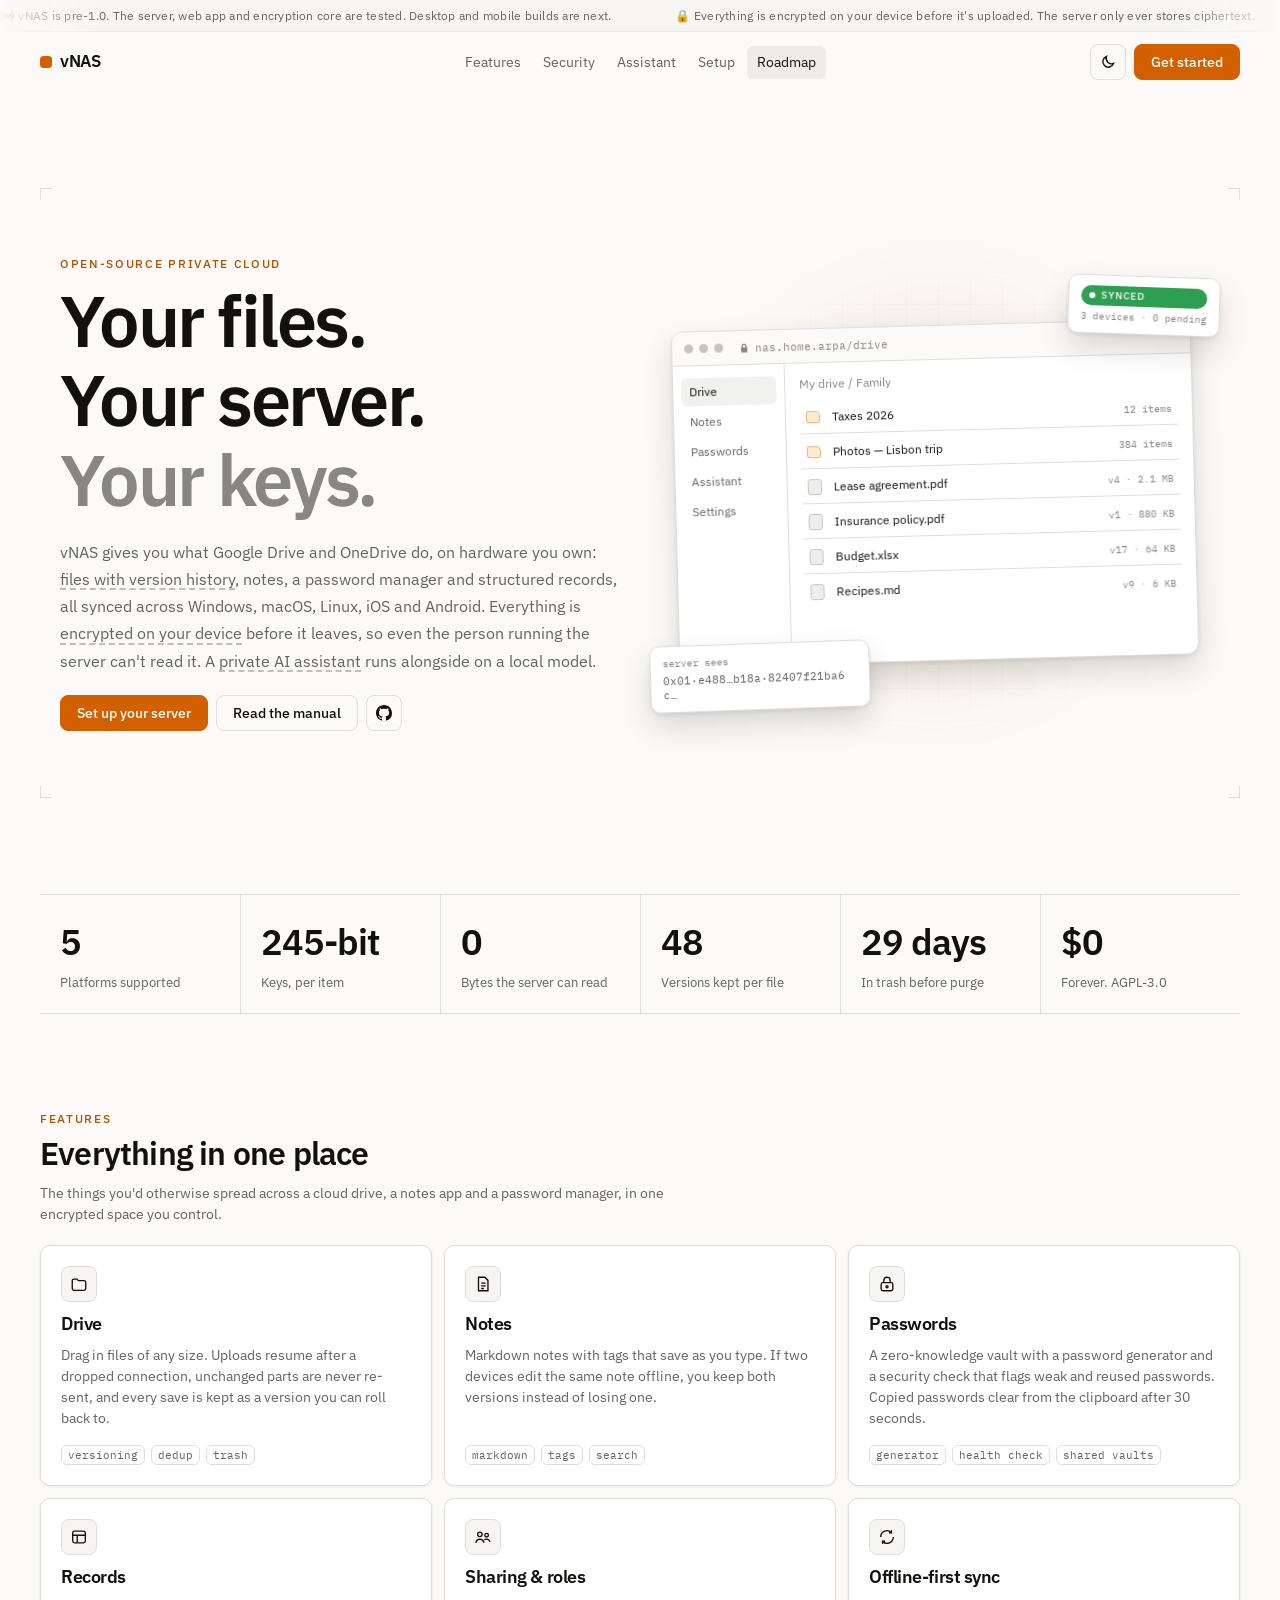
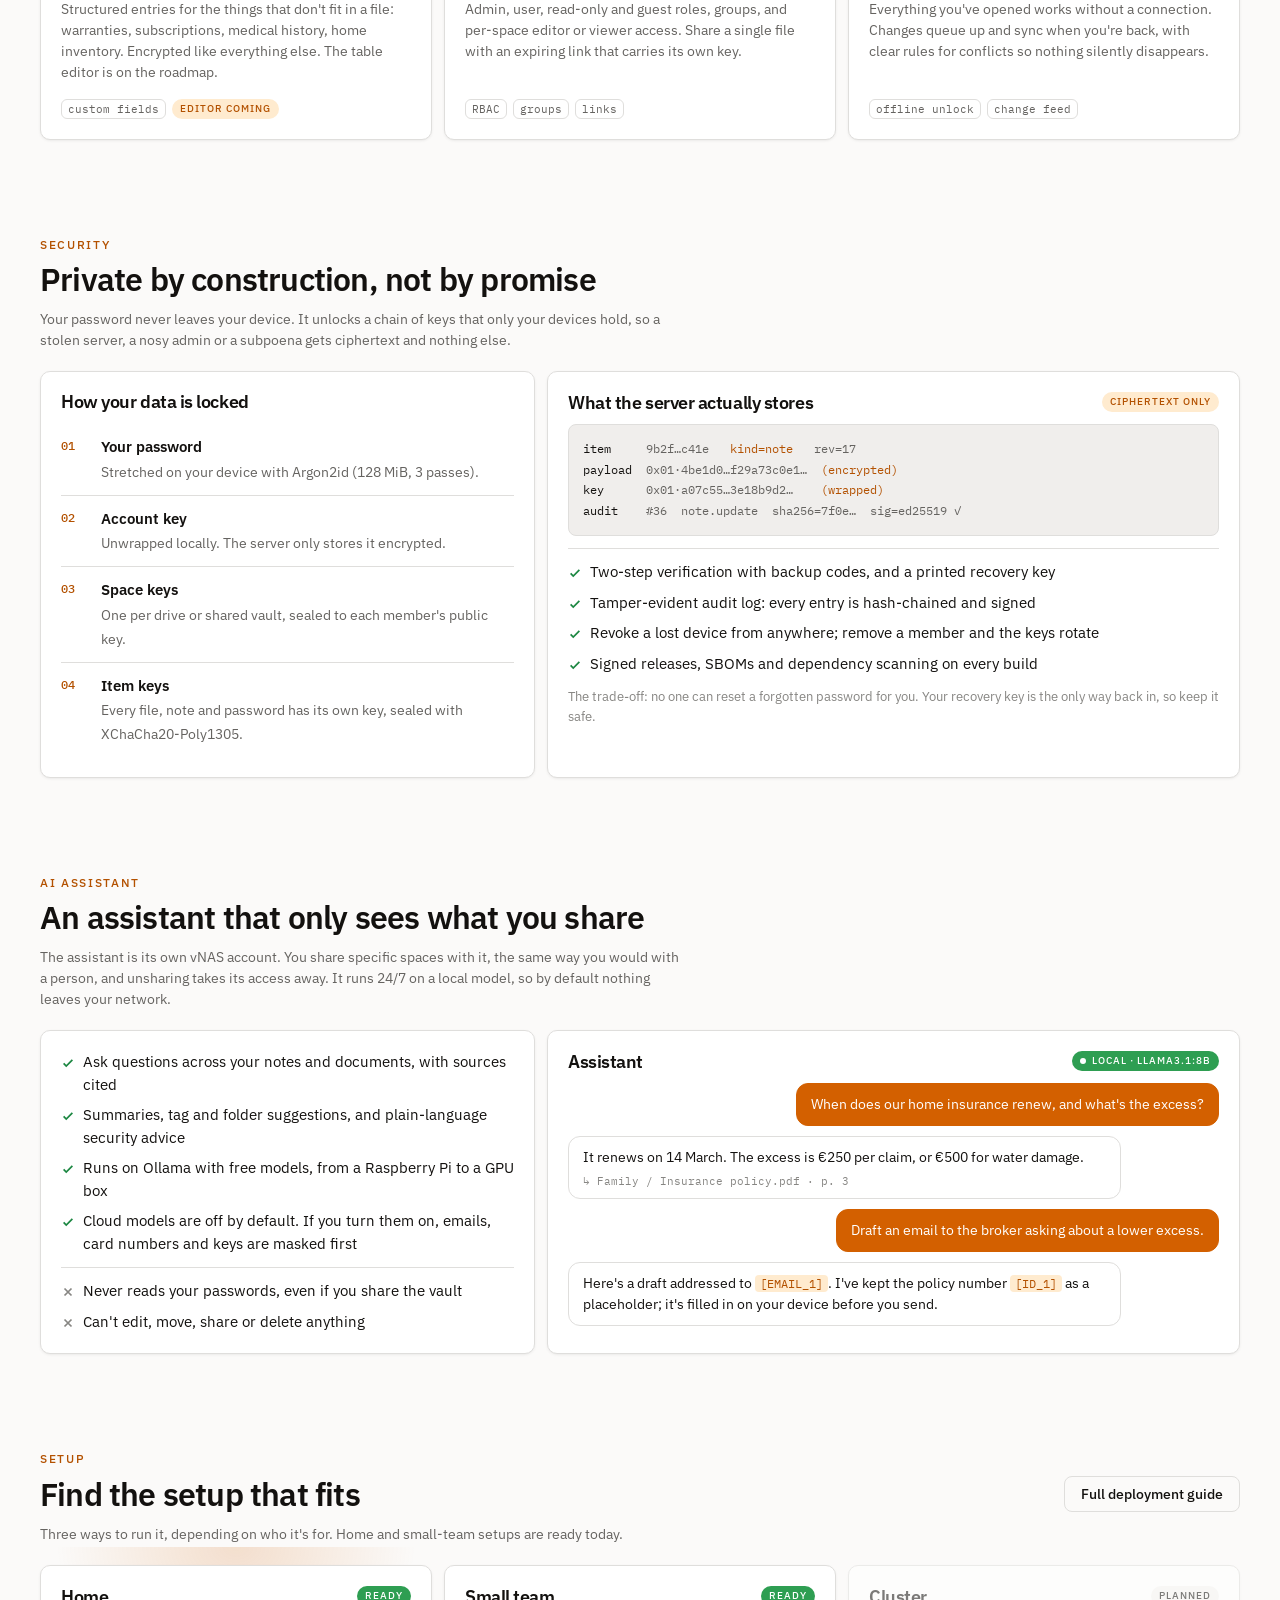
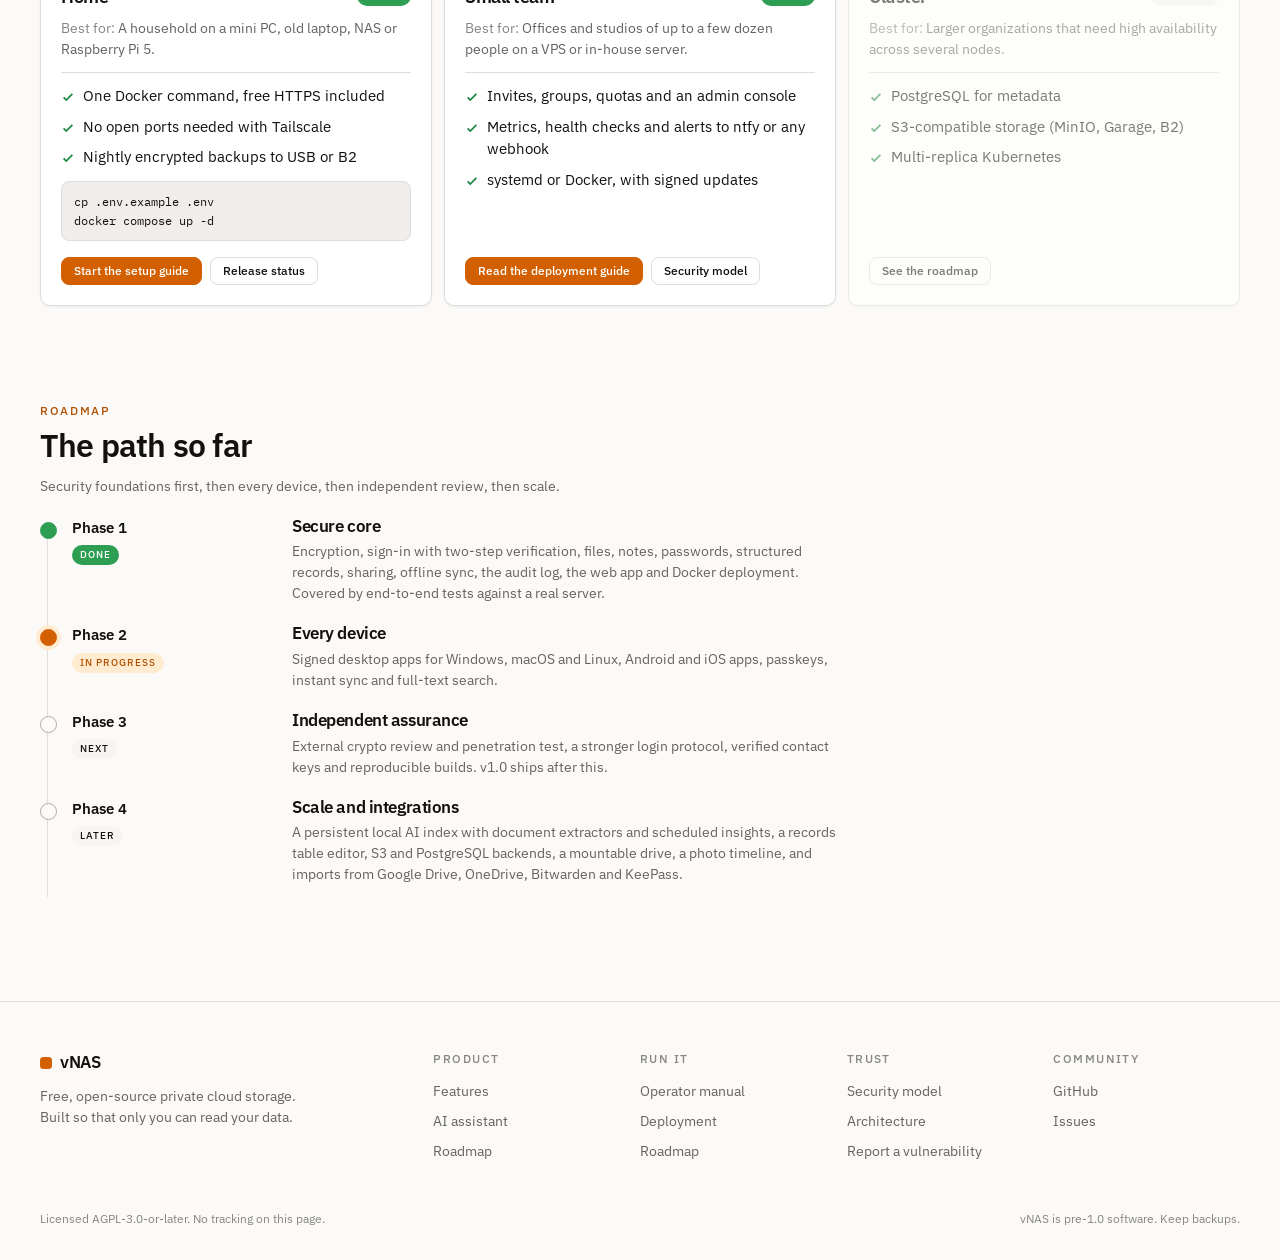
<file: index.html>
<!doctype html>
<html lang="en">
<head>
<meta charset="utf-8">
<meta name="viewport" content="width=device-width, initial-scale=1">
<title>vNAS — private cloud storage you host</title>
<meta name="description" content="Free, open-source, end-to-end encrypted storage for files, notes and passwords. Runs on your own hardware, works offline, with a private AI assistant.">
<meta name="color-scheme" content="light dark">
<link rel="icon" href="data:image/svg+xml,%3Csvg xmlns='http://www.w3.org/2000/svg' viewBox='0 0 16 16'%3E%3Crect x='3' y='3' width='10' height='10' rx='3' fill='%23d36000'/%3E%3C/svg%3E">
<link rel="preconnect" href="https://fonts.googleapis.com">
<link rel="preconnect" href="https://fonts.gstatic.com" crossorigin>
<link href="https://fonts.googleapis.com/css2?family=IBM+Plex+Mono:wght@400;500&family=IBM+Plex+Sans:wght@400;500;600&display=swap" rel="stylesheet">
<script>
  // Apply the saved theme before first paint. Storage can be unavailable (private mode), so fail quietly.
  try { var t = localStorage.getItem("vnas-theme"); if (t === "light" || t === "dark") document.documentElement.dataset.theme = t; } catch (e) {}
</script>
<style>
:root {
  --surface: #fbfaf9; --raised: #fff; --sunken: #f0eeec; --muted: #f6f5f3; --tint: #13110f0f;
  --text: #13110f; --text-muted: #656360; --text-faint: #878683;
  --border: #dfdedc; --border-emph: #c6c4c1; --border-strong: #adaaa7;
  --primary: #d36000; --primary-hover: #b65400; --on-primary: #fff; --primary-subtle: #ffebcf; --primary-text: #b35100;
  --success: #2e9e52; --on-success: #fff; --success-text: #1c8742;
  --info-subtle: #d7efff; --info-text: #0079b6;
  --shadow-card: 0 1px 3px 0 #0000000f, 0 1px 2px -1px #0000000f;
  --shadow-float: 0 2px 4px #00000014, 0 14px 30px #00000024;
  --radius-card: 10px; --radius-field: 8px;
  --stack: .25rem; --snug: .5rem; --cozy: .75rem; --roomy: 1.25rem; --page: 6rem;
  --ease: cubic-bezier(.22, 1, .36, 1);
  --sans: "IBM Plex Sans", -apple-system, BlinkMacSystemFont, "Segoe UI", system-ui, sans-serif;
  --mono: "IBM Plex Mono", ui-monospace, "SF Mono", Menlo, monospace;
  color-scheme: light;
}
@media (prefers-color-scheme: dark) {
  :root:not([data-theme="light"]) {
    --surface: #0a0907; --raised: #13110f; --sunken: #050403; --muted: #1c1a18; --tint: #f0eeec12;
    --text: #f0eeec; --text-muted: #918f8c; --text-faint: #656361;
    --border: #2a2926; --border-emph: #3f3d3a; --border-strong: #575552;
    --primary: #fc9f30; --primary-hover: #ffb565; --on-primary: #0f0d0b; --primary-subtle: #4c2900; --primary-text: #fba952;
    --success: #54b66e; --on-success: #0f0d0b; --success-text: #6cc581;
    --info-subtle: #042c43; --info-text: #55b8f8;
    --shadow-card: 0 1px 3px 0 #00000057, 0 1px 2px -1px #00000057;
    --shadow-float: 0 2px 4px #00000057, 0 12px 26px #0000006b;
    color-scheme: dark;
  }
}
:root[data-theme="dark"] {
  --surface: #0a0907; --raised: #13110f; --sunken: #050403; --muted: #1c1a18; --tint: #f0eeec12;
  --text: #f0eeec; --text-muted: #918f8c; --text-faint: #656361;
  --border: #2a2926; --border-emph: #3f3d3a; --border-strong: #575552;
  --primary: #fc9f30; --primary-hover: #ffb565; --on-primary: #0f0d0b; --primary-subtle: #4c2900; --primary-text: #fba952;
  --success: #54b66e; --on-success: #0f0d0b; --success-text: #6cc581;
  --info-subtle: #042c43; --info-text: #55b8f8;
  --shadow-card: 0 1px 3px 0 #00000057, 0 1px 2px -1px #00000057;
  --shadow-float: 0 2px 4px #00000057, 0 12px 26px #0000006b;
  color-scheme: dark;
}

* { box-sizing: border-box; }
html { scroll-behavior: smooth; scroll-padding-top: 72px; }
body { margin: 0; background: var(--surface); color: var(--text); font: 16px/1.5 var(--sans); -webkit-font-smoothing: antialiased; overflow-x: clip; }
img, svg { display: block; }
a { color: inherit; }
p { margin: 0; }
h1, h2, h3 { margin: 0; font-weight: 600; letter-spacing: -0.025em; line-height: 1.1; }
:focus-visible { outline: 2px solid var(--primary); outline-offset: 2px; border-radius: 4px; }
.prose-link { text-decoration: underline dashed var(--border-strong); text-underline-offset: 4px; }
.prose-link:hover { color: var(--text); text-decoration-color: var(--text); }

.wrap { width: 100%; max-width: 1240px; margin: 0 auto; padding: 0 var(--roomy); }
@media (max-width: 640px) { .wrap { padding: 0 16px; } }

/* Marquee status banner */
.banner { position: relative; height: 32px; display: flex; align-items: center; overflow: hidden; background: var(--muted); color: var(--text-muted); border-bottom: 1px solid var(--tint);
  -webkit-mask-image: linear-gradient(90deg, transparent, #000 8%, #000 92%, transparent); mask-image: linear-gradient(90deg, transparent, #000 8%, #000 92%, transparent); }
.banner-track { display: flex; width: max-content; animation: marquee 60s linear infinite; }
.banner:hover .banner-track { animation-play-state: paused; }
.banner-group { display: flex; gap: 4rem; padding-right: 4rem; }
.banner span { white-space: nowrap; font-size: 12px; letter-spacing: .02em; }
@keyframes marquee { to { transform: translateX(-50%); } }

/* Header */
header { position: sticky; top: 0; z-index: 30; background: var(--surface); transition: box-shadow .2s var(--ease); }
header.scrolled { box-shadow: 0 1px 0 var(--tint); }
.head { display: grid; grid-template-columns: 1fr auto 1fr; align-items: center; height: 60px; gap: var(--cozy); }
.logo { display: inline-flex; align-items: center; gap: 8px; font-weight: 600; letter-spacing: -0.02em; font-size: 17px; text-decoration: none; }
.logo i { width: 12px; height: 12px; border-radius: 3.5px; background: var(--primary); }
nav.primary { display: flex; gap: 2px; }
nav.primary a { font-size: 14px; color: var(--text-muted); text-decoration: none; padding: 6px 10px; border-radius: 6px; transition: color .12s var(--ease), background-color .12s var(--ease); }
nav.primary a:hover, nav.primary a.on { color: var(--text); background: var(--tint); }
.head-right { display: flex; justify-content: flex-end; align-items: center; gap: var(--snug); }
.progress { position: absolute; left: 0; bottom: 0; height: 1px; background: var(--text); width: 0; }
@media (max-width: 900px) { .head { grid-template-columns: 1fr auto; } nav.primary { display: none; } }

/* Buttons */
.btn { display: inline-flex; align-items: center; justify-content: center; gap: var(--snug); height: 36px; padding: 0 16px; border-radius: var(--radius-field);
  font: 500 14px/1 var(--sans); text-decoration: none; cursor: pointer; border: 1px solid var(--btn-border, var(--btn-bg)); background: var(--btn-bg); color: var(--btn-fg);
  transition: background-color .12s var(--ease), border-color .12s var(--ease), color .12s var(--ease); }
.btn:hover { background: color-mix(in oklab, var(--btn-bg), var(--text) 10%); }
.btn-primary { --btn-bg: var(--primary); --btn-fg: var(--on-primary); }
.btn-primary:hover { background: var(--primary-hover); border-color: var(--primary-hover); }
.btn-secondary { --btn-bg: transparent; --btn-fg: var(--text); --btn-border: var(--border); }
.btn-secondary:hover { background: var(--tint); }
.btn-sm { height: 28px; padding: 0 12px; font-size: 12px; gap: var(--stack); }
.btn-icon { width: 36px; padding: 0; }
.btn svg { width: 16px; height: 16px; }

/* Section scaffolding */
main { display: flex; flex-direction: column; gap: var(--page); padding-bottom: var(--page); }
section { scroll-margin-top: 72px; }
.eyebrow { font-size: 12px; font-weight: 500; letter-spacing: .14em; text-transform: uppercase; color: var(--primary-text); }
.sec-head { display: flex; flex-direction: column; gap: var(--snug); margin-bottom: var(--roomy); }
.sec-title-row { display: flex; flex-wrap: wrap; align-items: flex-end; justify-content: space-between; gap: var(--cozy); }
.sec-head h2 { font-size: clamp(24px, 3vw, 32px); }
.sec-head .lede { font-size: 14px; color: var(--text-muted); max-width: 640px; padding-top: var(--stack); }

/* Hero with bracket corners */
.hero { position: relative; display: grid; grid-template-columns: 1fr 1fr; align-items: center; gap: var(--roomy); padding: var(--roomy); margin-top: var(--page); }
.corner { position: absolute; width: 12px; height: 12px; border-color: var(--border); border-style: solid; pointer-events: none; }
.corner.tl { top: 0; left: 0; border-width: 1px 0 0 1px; } .corner.tr { top: 0; right: 0; border-width: 1px 1px 0 0; }
.corner.bl { bottom: 0; left: 0; border-width: 0 0 1px 1px; } .corner.br { bottom: 0; right: 0; border-width: 0 1px 1px 0; }
.hero-copy { display: flex; flex-direction: column; gap: var(--roomy); max-width: 600px; }
.hero h1 { font-size: clamp(40px, 6vw, 72px); letter-spacing: -0.035em; }
.hero h1 em { font-style: normal; color: var(--text-faint); }
.hero p.lead { color: var(--text-muted); line-height: 1.7; max-width: 62ch; }
.actions { display: flex; flex-wrap: wrap; gap: var(--snug); align-items: center; }
@media (max-width: 900px) { .hero { grid-template-columns: 1fr; margin-top: 2.5rem; } .hero-visual { order: 2; } }

/* Hero product mock */
.hero-visual { position: relative; aspect-ratio: 1 / 1; max-height: 620px; display: grid; place-items: center; }
.halo { position: absolute; inset: 6%; border-radius: 50%; background: radial-gradient(closest-side, color-mix(in oklab, var(--primary) 18%, transparent), transparent); filter: blur(10px); }
.grid-bg { position: absolute; inset: 0; background-image: linear-gradient(var(--tint) 1px, transparent 1px), linear-gradient(90deg, var(--tint) 1px, transparent 1px); background-size: 32px 32px;
  -webkit-mask-image: radial-gradient(closest-side, #000, transparent); mask-image: radial-gradient(closest-side, #000, transparent); }
.window { position: relative; width: min(92%, 520px); background: var(--raised); border: 1px solid var(--border); border-radius: 12px; box-shadow: var(--shadow-float); overflow: hidden; transform: rotate(-1.5deg); }
.win-bar { display: flex; align-items: center; gap: 6px; height: 34px; padding: 0 12px; border-bottom: 1px solid var(--border); background: var(--surface); }
.win-bar b { width: 9px; height: 9px; border-radius: 50%; background: var(--border-emph); }
.win-bar .url { margin-left: 10px; font: 11px var(--mono); color: var(--text-faint); display: flex; align-items: center; gap: 6px; }
.win-body { display: grid; grid-template-columns: 112px 1fr; min-height: 300px; }
.win-side { border-right: 1px solid var(--border); padding: 12px 8px; display: flex; flex-direction: column; gap: 2px; font-size: 12px; color: var(--text-muted); }
.win-side span { padding: 5px 8px; border-radius: 6px; }
.win-side span.on { background: var(--tint); color: var(--text); }
.win-main { padding: 12px 14px; display: flex; flex-direction: column; gap: 2px; font-size: 12px; min-width: 0; }
.win-main .crumb { color: var(--text-faint); margin-bottom: 6px; }
.file { display: grid; grid-template-columns: 18px 1fr auto; align-items: center; gap: 8px; padding: 7px 6px; border-bottom: 1px solid var(--border); }
.file:last-child { border-bottom: 0; }
.file i { width: 14px; height: 16px; border-radius: 3px; background: var(--sunken); border: 1px solid var(--border-emph); }
.file i.dir { height: 12px; border-radius: 2px 5px 3px 3px; background: var(--primary-subtle); border-color: color-mix(in oklab, var(--primary) 40%, transparent); }
.file span { overflow: hidden; text-overflow: ellipsis; white-space: nowrap; }
.file small { color: var(--text-faint); font-family: var(--mono); font-size: 10px; }
.chip { display: inline-flex; align-items: center; gap: 6px; border-radius: 999px; font: 500 10px/1 var(--sans); letter-spacing: .1em; text-transform: uppercase; padding: 4px 7px; border: 1px solid transparent; white-space: nowrap; }
.chip-ok { background: var(--success); color: var(--on-success); }
.chip-muted { background: var(--muted); color: var(--text); }
.chip-info { background: var(--info-subtle); color: var(--info-text); }
.chip-accent { background: var(--primary-subtle); color: var(--primary-text); }
.dot { width: 6px; height: 6px; border-radius: 50%; background: currentColor; }
.float-card { position: absolute; background: var(--raised); border: 1px solid var(--border); border-radius: var(--radius-card); box-shadow: var(--shadow-float); padding: 10px 12px; font-size: 12px; display: flex; flex-direction: column; gap: 4px; }
.float-card .k { font: 10px var(--mono); color: var(--text-faint); }
.fc-1 { right: 0; top: 12%; transform: rotate(2deg); }
.fc-2 { left: 0; bottom: 12%; transform: rotate(-2deg); max-width: 220px; }
@media (max-width: 640px) { .fc-1, .fc-2 { display: none; } .win-body { grid-template-columns: 1fr; } .win-side { display: none; } }

/* Stats row */
.stats { display: grid; grid-template-columns: repeat(6, 1fr); border-top: 1px solid var(--border); border-bottom: 1px solid var(--border); }
.stat { padding: var(--roomy); display: flex; flex-direction: column; gap: 4px; border-left: 1px solid var(--border); }
.stat:first-child { border-left: 0; }
.stat b { font-size: clamp(26px, 3vw, 36px); font-weight: 600; letter-spacing: -0.03em; font-variant-numeric: tabular-nums; }
.stat span { font-size: 13px; color: var(--text-muted); }
@media (max-width: 900px) { .stats { grid-template-columns: repeat(3, 1fr); } .stat:nth-child(4) { border-left: 0; } .stat:nth-child(n+4) { border-top: 1px solid var(--border); } }
@media (max-width: 520px) { .stats { grid-template-columns: repeat(2, 1fr); } .stat { border-left: 0 !important; border-top: 1px solid var(--border); } .stat:nth-child(even) { border-left: 1px solid var(--border) !important; } .stat:nth-child(-n+2) { border-top: 0; } }

/* Cards */
.card { position: relative; height: 100%; background: var(--raised); border: 1px solid var(--border); border-radius: var(--radius-card); box-shadow: var(--shadow-card); padding: var(--roomy);
  display: flex; flex-direction: column; gap: var(--cozy); transition: border-color .15s var(--ease), transform .2s var(--ease); }
a.card { text-decoration: none; }
a.card:hover { border-color: var(--border-strong); transform: translateY(-2px); }
.card h3 { font-size: 18px; }
.card p { font-size: 14px; color: var(--text-muted); }
.card hr { width: 100%; height: 1px; margin: 0; border: 0; background: var(--border); }
.card .best { color: var(--text-faint); }
.cards-3 { display: grid; grid-template-columns: repeat(3, 1fr); gap: var(--cozy); }
@media (max-width: 900px) { .cards-3 { grid-template-columns: 1fr; } }
.ficon { width: 36px; height: 36px; border-radius: 8px; display: grid; place-items: center; background: var(--muted); border: 1px solid var(--border); color: var(--text); }
.ficon svg { width: 18px; height: 18px; }
.tags { display: flex; flex-wrap: wrap; gap: 6px; margin-top: auto; padding-top: var(--stack); }
.tag { font: 11px var(--mono); color: var(--text-muted); border: 1px solid var(--border); border-radius: 6px; padding: 2px 6px; }

/* Security split */
.split { display: grid; grid-template-columns: 5fr 7fr; gap: var(--cozy); }
@media (max-width: 900px) { .split { grid-template-columns: 1fr; } }
.chain { list-style: none; margin: 0; padding: 0; display: flex; flex-direction: column; }
.chain li { display: grid; grid-template-columns: 28px 1fr; gap: var(--cozy); padding: 12px 0; border-bottom: 1px solid var(--border); }
.chain li:last-child { border-bottom: 0; }
.chain .n { font: 500 12px var(--mono); color: var(--primary-text); padding-top: 2px; }
.chain strong { font-weight: 600; display: block; font-size: 15px; }
.chain span { font-size: 14px; color: var(--text-muted); }
.ledger { font: 12px/1.7 var(--mono); background: var(--sunken); border: 1px solid var(--border); border-radius: var(--radius-field); padding: 14px; overflow-x: auto; color: var(--text-muted); white-space: pre; }
.ledger .hl { color: var(--text); }
.ledger .ac { color: var(--primary-text); }
.checks { list-style: none; margin: 0; padding: 0; display: flex; flex-direction: column; gap: var(--snug); }
.checks li { display: flex; align-items: flex-start; gap: var(--snug); font-size: 15px; }
.checks svg { width: 14px; height: 14px; margin-top: 5px; flex-shrink: 0; color: var(--success-text); }
.checks.x svg { color: var(--text-faint); }

/* Chat mock */
.chat { display: flex; flex-direction: column; gap: 10px; font-size: 14px; }
.bubble { max-width: 85%; padding: 10px 14px; border-radius: 12px; border: 1px solid var(--border); background: var(--raised); }
.bubble.me { align-self: flex-end; background: var(--primary); color: var(--on-primary); border-color: var(--primary); }
.bubble .cite { display: block; margin-top: 6px; font: 11px var(--mono); color: var(--text-faint); }
.redact { font: 12px var(--mono); padding: 1px 5px; border-radius: 4px; background: var(--primary-subtle); color: var(--primary-text); }

/* Setup modes ("Find the setup that fits") */
.mode.unavailable { opacity: .55; }
.mode .top { display: flex; flex-wrap: wrap; gap: var(--snug); justify-content: space-between; align-items: center; }
.mode .cta { display: flex; flex-wrap: wrap; gap: var(--snug); margin-top: auto; padding-top: var(--stack); }
.mode-glow { position: relative; isolation: isolate; height: 100%; }
.mode-glow::before { content: ""; position: absolute; inset: -18px; z-index: -1; border-radius: 24px; pointer-events: none;
  background: radial-gradient(60% 50% at 50% 0%, color-mix(in oklab, var(--primary) 22%, transparent), transparent 70%); opacity: .8; }
pre.cmd { margin: 0; font: 12px/1.6 var(--mono); background: var(--sunken); border: 1px solid var(--border); border-radius: var(--radius-field); padding: 10px 12px; overflow-x: auto; color: var(--text); }

/* Roadmap timeline */
.timeline { list-style: none; margin: 0; padding: 0; position: relative; }
.timeline::before { content: ""; position: absolute; left: 7px; top: 8px; bottom: 8px; width: 1px; background: var(--border); }
.timeline li { position: relative; display: grid; grid-template-columns: 200px 1fr; gap: var(--roomy); padding: 0 0 var(--roomy) 32px; }
.timeline li::before { content: ""; position: absolute; left: 0; top: 5px; width: 15px; height: 15px; border-radius: 50%; background: var(--surface); border: 1px solid var(--border-strong); }
.timeline li.done::before { background: var(--success); border-color: var(--success); }
.timeline li.now::before { background: var(--primary); border-color: var(--primary); box-shadow: 0 0 0 4px var(--primary-subtle); }
.timeline .when { display: flex; flex-direction: column; gap: 6px; align-items: flex-start; }
.timeline .when b { font-size: 15px; font-weight: 600; }
.timeline h3 { font-size: 17px; margin-bottom: 6px; }
.timeline p { font-size: 14px; color: var(--text-muted); max-width: 70ch; }
@media (max-width: 640px) { .timeline li { grid-template-columns: 1fr; gap: 6px; } }

/* Footer */
footer { border-top: 1px solid var(--border); padding: 3rem 0 2rem; }
.foot { display: grid; grid-template-columns: 2fr repeat(4, 1fr); gap: var(--roomy); }
.foot h4 { margin: 0 0 10px; font-size: 12px; font-weight: 500; letter-spacing: .12em; text-transform: uppercase; color: var(--text-faint); }
.foot ul { list-style: none; margin: 0; padding: 0; display: flex; flex-direction: column; gap: 6px; }
.foot ul a { font-size: 14px; color: var(--text-muted); text-decoration: none; }
.foot ul a:hover { color: var(--text); }
.foot p { font-size: 14px; color: var(--text-muted); max-width: 32ch; margin-top: 10px; }
.legal { display: flex; flex-wrap: wrap; justify-content: space-between; gap: var(--snug); margin-top: 3rem; font-size: 12px; color: var(--text-faint); }
@media (max-width: 900px) { .foot { grid-template-columns: repeat(2, 1fr); } .foot > div:first-child { grid-column: 1 / -1; } }

/* Reveal on scroll */
/* Content is visible at rest; scripts only add a small rise as sections enter. */
.js .reveal:not(.in) { transform: translateY(10px); }
.reveal { transition: transform .6s var(--ease); }
@media (prefers-reduced-motion: reduce) {
  html { scroll-behavior: auto; }
  .banner-track { animation: none; flex-wrap: wrap; }
  .js .reveal:not(.in) { transform: none; }
  .window, .fc-1, .fc-2 { transform: none; }
}

/* Motion. Runs only when the visitor hasn't asked for reduced motion; otherwise the page renders in its final state. */
@media (prefers-reduced-motion: no-preference) {
  :root { --dur-fast: .18s; --dur-med: .6s; --dur-slow: .9s; --ease-out: cubic-bezier(.16, 1, .3, 1); }
  @keyframes rise { from { opacity: 0; transform: translateY(20px); } }
  @keyframes fade-in { from { opacity: 0; } }
  @keyframes window-in { from { opacity: 0; translate: 0 32px; scale: .96; } }
  @keyframes float { 50% { translate: 0 -8px; } }
  @keyframes breathe { 50% { opacity: .45; } }
  @keyframes corner-in { from { opacity: 0; scale: .2; } }
  @keyframes pulse-ring { from { box-shadow: 0 0 0 4px var(--primary-subtle); } to { box-shadow: 0 0 0 14px transparent; } }

  /* Scroll reveals: fade and rise; siblings in a grid wait for the ones before them (--i set by script). */
  .js .reveal { transition: opacity var(--dur-med) var(--ease-out), transform var(--dur-med) var(--ease-out); transition-delay: calc(var(--i, 0) * 90ms); }
  .js .reveal:not(.in) { opacity: 0; transform: translateY(18px); }
  .js .stagger > * { transition: opacity var(--dur-med) var(--ease-out), transform var(--dur-med) var(--ease-out); transition-delay: calc(120ms + var(--i, 0) * 70ms); }
  .js .stagger:not(.in) > * { opacity: 0; transform: translateY(12px); }

  /* Hero: plays on load instead of on scroll. */
  .js .hero .reveal:not(.in) { opacity: 1; transform: none; }
  .hero-copy > * { animation: rise var(--dur-slow) var(--ease-out) both; }
  .hero-copy > :nth-child(2) { animation-delay: .12s; }
  .hero-copy > :nth-child(3) { animation-delay: .24s; }
  .corner { animation: corner-in var(--dur-slow) var(--ease-out) .35s both; }
  .halo { animation: breathe 6s ease-in-out infinite; }
  .window { animation: window-in 1s var(--ease-out) .15s both, float 7s ease-in-out 1.2s infinite; }
  .win-main .file { animation: rise .5s var(--ease-out) both; animation-delay: calc(.55s + var(--i, 0) * 80ms); }
  .fc-1 { animation: fade-in .6s var(--ease-out) .8s both, float 6s ease-in-out 1.4s infinite; }
  .fc-2 { animation: fade-in .6s var(--ease-out) 1s both, float 8s ease-in-out 1.8s infinite reverse; }
  .chip-ok .dot { animation: breathe 1.6s ease-in-out infinite; }

  /* Roadmap: the line draws down; the current phase pulses. */
  .js .timeline::before { transform-origin: top; transition: transform 1.4s var(--ease-out); }
  .js .timeline:not(.in)::before { transform: scaleY(0); }
  .timeline li.now::before { animation: pulse-ring 2s ease-out infinite; }
  .mode-glow::before { animation: breathe 5s ease-in-out infinite; }

  /* Micro-interactions */
  .btn { transition: background-color var(--dur-fast) var(--ease), border-color var(--dur-fast) var(--ease), color var(--dur-fast) var(--ease), transform var(--dur-fast) var(--ease-out), box-shadow var(--dur-fast) var(--ease); }
  .btn:hover { transform: translateY(-1px); }
  .btn:active { transform: scale(.97); }
  .btn-primary:hover { box-shadow: 0 8px 20px -8px color-mix(in oklab, var(--primary) 70%, transparent); }
  a.card { transition: border-color var(--dur-fast) var(--ease), transform .3s var(--ease-out), box-shadow .3s var(--ease-out); }
  a.card:hover { box-shadow: var(--shadow-float); }
  .ficon { transition: transform .35s var(--ease-out); }
  .card:hover .ficon { transform: rotate(-6deg) scale(1.08); }
}
</style>
</head>
<body class="no-js">

<div class="banner" role="status" aria-label="Project status">
  <div class="banner-track">
    <div class="banner-group">
      <span>🚧 vNAS is pre-1.0. The server, web app and encryption core are tested. Desktop and mobile builds are next.</span>
      <span>🔒 Everything is encrypted on your device before it's uploaded. The server only ever stores ciphertext.</span>
      <span>🧩 Free and open source. No accounts with us, no telemetry, no subscription.</span>
    </div>
    <div class="banner-group" aria-hidden="true">
      <span>🚧 vNAS is pre-1.0. The server, web app and encryption core are tested. Desktop and mobile builds are next.</span>
      <span>🔒 Everything is encrypted on your device before it's uploaded. The server only ever stores ciphertext.</span>
      <span>🧩 Free and open source. No accounts with us, no telemetry, no subscription.</span>
    </div>
  </div>
</div>

<header id="top">
  <div class="wrap head">
    <a class="logo" href="#top" aria-label="vNAS home"><i></i>vNAS</a>
    <nav class="primary" aria-label="Sections">
      <a href="#features">Features</a>
      <a href="#security">Security</a>
      <a href="#assistant">Assistant</a>
      <a href="#setup">Setup</a>
      <a href="#roadmap">Roadmap</a>
    </nav>
    <div class="head-right">
      <button class="btn btn-secondary btn-icon" id="theme" type="button" aria-label="Switch to dark theme">
        <svg viewBox="0 0 16 16" fill="none" stroke="currentColor" stroke-width="1.4" aria-hidden="true"><path d="M13.5 9.5A5.5 5.5 0 0 1 6.5 2.5a5.5 5.5 0 1 0 7 7Z"/></svg>
      </button>
      <a class="btn btn-primary" href="#setup">Get started</a>
    </div>
  </div>
  <div class="progress" id="progress" aria-hidden="true"></div>
</header>

<main>
  <section class="wrap" aria-labelledby="hero-title">
    <div class="hero">
      <span class="corner tl"></span><span class="corner tr"></span><span class="corner bl"></span><span class="corner br"></span>
      <div class="hero-copy reveal">
        <div style="display:flex;flex-direction:column;gap:var(--snug)">
          <p class="eyebrow">Open-source private cloud</p>
          <h1 id="hero-title">Your files.<br>Your server.<br><em>Your keys.</em></h1>
        </div>
        <p class="lead">vNAS gives you what Google Drive and OneDrive do, on hardware you own: <a class="prose-link" href="#features">files with version history</a>, notes, a password manager and structured records, all synced across Windows, macOS, Linux, iOS and Android. Everything is <a class="prose-link" href="#security">encrypted on your device</a> before it leaves, so even the person running the server can't read it. A <a class="prose-link" href="#assistant">private AI assistant</a> runs alongside on a local model.</p>
        <div class="actions">
          <a class="btn btn-primary" href="#setup">Set up your server</a>
          <a class="btn btn-secondary" href="docs/OPERATOR_MANUAL.html">Read the manual</a>
          <a class="btn btn-secondary btn-icon" href="https://github.com/Mangesh-Bhattacharya/vnas-site" aria-label="vNAS on GitHub">
            <svg viewBox="0 0 16 16" fill="currentColor" aria-hidden="true"><path d="M8 0C3.58 0 0 3.58 0 8c0 3.54 2.29 6.53 5.47 7.59.4.07.55-.17.55-.38 0-.19-.01-.82-.01-1.49-2.01.37-2.53-.49-2.69-.94-.09-.23-.48-.94-.82-1.13-.28-.15-.68-.52-.01-.53.63-.01 1.08.58 1.23.82.72 1.21 1.87.87 2.33.66.07-.52.28-.87.51-1.07-1.78-.2-3.64-.89-3.64-3.95 0-.87.31-1.59.82-2.15-.08-.2-.36-1.02.08-2.12 0 0 .67-.21 2.2.82.64-.18 1.32-.27 2-.27.68 0 1.36.09 2 .27 1.53-1.04 2.2-.82 2.2-.82.44 1.1.16 1.92.08 2.12.51.56.82 1.27.82 2.15 0 3.07-1.87 3.75-3.65 3.95.29.25.54.73.54 1.48 0 1.07-.01 1.93-.01 2.2 0 .21.15.46.55.38A8.013 8.013 0 0 0 16 8c0-4.42-3.58-8-8-8Z"/></svg>
          </a>
        </div>
      </div>

      <div class="hero-visual reveal" aria-hidden="true">
        <div class="grid-bg"></div>
        <div class="halo"></div>
        <div class="window">
          <div class="win-bar"><b></b><b></b><b></b>
            <span class="url"><svg width="10" height="10" viewBox="0 0 16 16" fill="currentColor"><path d="M4 7V5a4 4 0 1 1 8 0v2h1v8H3V7h1Zm2 0h4V5a2 2 0 1 0-4 0v2Z"/></svg>nas.home.arpa/drive</span>
          </div>
          <div class="win-body">
            <div class="win-side"><span class="on">Drive</span><span>Notes</span><span>Passwords</span><span>Assistant</span><span>Settings</span></div>
            <div class="win-main">
              <div class="crumb">My drive / Family</div>
              <div class="file"><i class="dir"></i><span>Taxes 2026</span><small>12 items</small></div>
              <div class="file"><i class="dir"></i><span>Photos — Lisbon trip</span><small>384 items</small></div>
              <div class="file"><i></i><span>Lease agreement.pdf</span><small>v4 · 2.1 MB</small></div>
              <div class="file"><i></i><span>Insurance policy.pdf</span><small>v1 · 880 KB</small></div>
              <div class="file"><i></i><span>Budget.xlsx</span><small>v17 · 64 KB</small></div>
              <div class="file"><i></i><span>Recipes.md</span><small>v9 · 6 KB</small></div>
            </div>
          </div>
        </div>
        <div class="float-card fc-1">
          <span class="chip chip-ok"><span class="dot"></span>Synced</span>
          <span class="k">3 devices · 0 pending</span>
        </div>
        <div class="float-card fc-2">
          <span class="k">server sees</span>
          <span id="cipher" style="font:11px var(--mono);word-break:break-all;color:var(--text-muted)">0x01·9f3c…a7e2·7d1b04e6c95f…</span>
        </div>
      </div>
    </div>
  </section>

  <section class="wrap reveal" aria-label="At a glance">
    <div class="stats">
      <div class="stat"><b data-count="5">5</b><span>Platforms supported</span></div>
      <div class="stat"><b data-count="256" data-suffix="-bit">256-bit</b><span>Keys, per item</span></div>
      <div class="stat"><b data-count="0">0</b><span>Bytes the server can read</span></div>
      <div class="stat"><b data-count="50">50</b><span>Versions kept per file</span></div>
      <div class="stat"><b data-count="30" data-suffix=" days">30 days</b><span>In trash before purge</span></div>
      <div class="stat"><b data-prefix="$" data-count="0">$0</b><span>Forever. AGPL-3.0</span></div>
    </div>
  </section>

  <section class="wrap" id="features" aria-labelledby="features-title">
    <div class="sec-head reveal">
      <p class="eyebrow">Features</p>
      <h2 id="features-title">Everything in one place</h2>
      <p class="lede">The things you'd otherwise spread across a cloud drive, a notes app and a password manager, in one encrypted space you control.</p>
    </div>
    <div class="cards-3">
      <div class="card reveal">
        <div class="ficon"><svg viewBox="0 0 20 20" fill="none" stroke="currentColor" stroke-width="1.5"><path d="M2.5 6.5a2 2 0 0 1 2-2h3.2l1.6 1.8h6.2a2 2 0 0 1 2 2v6.7a2 2 0 0 1-2 2h-11a2 2 0 0 1-2-2V6.5Z"/></svg></div>
        <h3>Drive</h3>
        <p>Drag in files of any size. Uploads resume after a dropped connection, unchanged parts are never re-sent, and every save is kept as a version you can roll back to.</p>
        <div class="tags"><span class="tag">versioning</span><span class="tag">dedup</span><span class="tag">trash</span></div>
      </div>
      <div class="card reveal">
        <div class="ficon"><svg viewBox="0 0 20 20" fill="none" stroke="currentColor" stroke-width="1.5"><path d="M5 2.5h7l3.5 3.5v11.5H5V2.5Z"/><path d="M8 9h5M8 12h5M8 15h3"/></svg></div>
        <h3>Notes</h3>
        <p>Markdown notes with tags that save as you type. If two devices edit the same note offline, you keep both versions instead of losing one.</p>
        <div class="tags"><span class="tag">markdown</span><span class="tag">tags</span><span class="tag">search</span></div>
      </div>
      <div class="card reveal">
        <div class="ficon"><svg viewBox="0 0 20 20" fill="none" stroke="currentColor" stroke-width="1.5"><rect x="3.5" y="8.5" width="13" height="9" rx="2"/><path d="M6.5 8.5V6a3.5 3.5 0 0 1 7 0v2.5"/><circle cx="10" cy="13" r="1.2"/></svg></div>
        <h3>Passwords</h3>
        <p>A zero-knowledge vault with a password generator and a security check that flags weak and reused passwords. Copied passwords clear from the clipboard after 30 seconds.</p>
        <div class="tags"><span class="tag">generator</span><span class="tag">health check</span><span class="tag">shared vaults</span></div>
      </div>
      <div class="card reveal">
        <div class="ficon"><svg viewBox="0 0 20 20" fill="none" stroke="currentColor" stroke-width="1.5"><rect x="3" y="3.5" width="14" height="13" rx="2"/><path d="M3 8h14M8 8v8.5"/></svg></div>
        <h3>Records</h3>
        <p>Structured entries for the things that don't fit in a file: warranties, subscriptions, medical history, home inventory. Encrypted like everything else. The table editor is on the roadmap.</p>
        <div class="tags"><span class="tag">custom fields</span><span class="chip chip-accent">Editor coming</span></div>
      </div>
      <div class="card reveal">
        <div class="ficon"><svg viewBox="0 0 20 20" fill="none" stroke="currentColor" stroke-width="1.5"><circle cx="6.5" cy="7" r="2.5"/><circle cx="14" cy="8" r="2"/><path d="M2 16.5c.6-2.6 2.4-4 4.5-4s3.9 1.4 4.5 4M11.5 13.2c.7-.6 1.5-.9 2.5-.9 1.8 0 3.2 1.2 3.7 3.2"/></svg></div>
        <h3>Sharing &amp; roles</h3>
        <p>Admin, user, read-only and guest roles, groups, and per-space editor or viewer access. Share a single file with an expiring link that carries its own key.</p>
        <div class="tags"><span class="tag">RBAC</span><span class="tag">groups</span><span class="tag">links</span></div>
      </div>
      <div class="card reveal">
        <div class="ficon"><svg viewBox="0 0 20 20" fill="none" stroke="currentColor" stroke-width="1.5"><path d="M3 10a7 7 0 0 1 12-4.9M17 10a7 7 0 0 1-12 4.9"/><path d="M15 2.5v2.8h-2.8M5 17.5v-2.8h2.8"/></svg></div>
        <h3>Offline-first sync</h3>
        <p>Everything you've opened works without a connection. Changes queue up and sync when you're back, with clear rules for conflicts so nothing silently disappears.</p>
        <div class="tags"><span class="tag">offline unlock</span><span class="tag">change feed</span></div>
      </div>
    </div>
  </section>

  <section class="wrap" id="security" aria-labelledby="security-title">
    <div class="sec-head reveal">
      <p class="eyebrow">Security</p>
      <h2 id="security-title">Private by construction, not by promise</h2>
      <p class="lede">Your password never leaves your device. It unlocks a chain of keys that only your devices hold, so a stolen server, a nosy admin or a subpoena gets ciphertext and nothing else.</p>
    </div>
    <div class="split">
      <div class="card reveal">
        <h3>How your data is locked</h3>
        <ol class="chain">
          <li><span class="n">01</span><div><strong>Your password</strong><span>Stretched on your device with Argon2id (128 MiB, 3 passes).</span></div></li>
          <li><span class="n">02</span><div><strong>Account key</strong><span>Unwrapped locally. The server only stores it encrypted.</span></div></li>
          <li><span class="n">03</span><div><strong>Space keys</strong><span>One per drive or shared vault, sealed to each member's public key.</span></div></li>
          <li><span class="n">04</span><div><strong>Item keys</strong><span>Every file, note and password has its own key, sealed with XChaCha20-Poly1305.</span></div></li>
        </ol>
      </div>
      <div class="card reveal">
        <div style="display:flex;justify-content:space-between;align-items:center;gap:8px;flex-wrap:wrap">
          <h3>What the server actually stores</h3>
          <span class="chip chip-accent">Ciphertext only</span>
        </div>
        <div class="ledger"><span class="hl">item</span>     9b2f…c41e   <span class="ac">kind=note</span>   rev=17
<span class="hl">payload</span>  0x01·4be1d0…f29a73c0e1…  <span class="ac">(encrypted)</span>
<span class="hl">key</span>      0x01·a07c55…3e18b9d2…    <span class="ac">(wrapped)</span>
<span class="hl">audit</span>    #36  note.update  sha256=7f0e…  sig=ed25519 ✓</div>
        <hr>
        <ul class="checks">
          <li><svg viewBox="0 0 16 16" fill="none" stroke="currentColor" stroke-width="2"><path d="m3 8.5 3 3 7-7"/></svg>Two-step verification with backup codes, and a printed recovery key</li>
          <li><svg viewBox="0 0 16 16" fill="none" stroke="currentColor" stroke-width="2"><path d="m3 8.5 3 3 7-7"/></svg>Tamper-evident audit log: every entry is hash-chained and signed</li>
          <li><svg viewBox="0 0 16 16" fill="none" stroke="currentColor" stroke-width="2"><path d="m3 8.5 3 3 7-7"/></svg>Revoke a lost device from anywhere; remove a member and the keys rotate</li>
          <li><svg viewBox="0 0 16 16" fill="none" stroke="currentColor" stroke-width="2"><path d="m3 8.5 3 3 7-7"/></svg>Signed releases, SBOMs and dependency scanning on every build</li>
        </ul>
        <p style="font-size:13px;color:var(--text-faint)">The trade-off: no one can reset a forgotten password for you. Your recovery key is the only way back in, so keep it safe.</p>
      </div>
    </div>
  </section>

  <section class="wrap" id="assistant" aria-labelledby="assistant-title">
    <div class="sec-head reveal">
      <p class="eyebrow">AI assistant</p>
      <h2 id="assistant-title">An assistant that only sees what you share</h2>
      <p class="lede">The assistant is its own vNAS account. You share specific spaces with it, the same way you would with a person, and unsharing takes its access away. It runs 24/7 on a local model, so by default nothing leaves your network.</p>
    </div>
    <div class="split">
      <div class="card reveal">
        <ul class="checks">
          <li><svg viewBox="0 0 16 16" fill="none" stroke="currentColor" stroke-width="2"><path d="m3 8.5 3 3 7-7"/></svg>Ask questions across your notes and documents, with sources cited</li>
          <li><svg viewBox="0 0 16 16" fill="none" stroke="currentColor" stroke-width="2"><path d="m3 8.5 3 3 7-7"/></svg>Summaries, tag and folder suggestions, and plain-language security advice</li>
          <li><svg viewBox="0 0 16 16" fill="none" stroke="currentColor" stroke-width="2"><path d="m3 8.5 3 3 7-7"/></svg>Runs on Ollama with free models, from a Raspberry Pi to a GPU box</li>
          <li><svg viewBox="0 0 16 16" fill="none" stroke="currentColor" stroke-width="2"><path d="m3 8.5 3 3 7-7"/></svg>Cloud models are off by default. If you turn them on, emails, card numbers and keys are masked first</li>
        </ul>
        <hr>
        <ul class="checks x">
          <li><svg viewBox="0 0 16 16" fill="none" stroke="currentColor" stroke-width="2"><path d="m4 4 8 8M12 4l-8 8"/></svg>Never reads your passwords, even if you share the vault</li>
          <li><svg viewBox="0 0 16 16" fill="none" stroke="currentColor" stroke-width="2"><path d="m4 4 8 8M12 4l-8 8"/></svg>Can't edit, move, share or delete anything</li>
        </ul>
      </div>
      <div class="card reveal" aria-label="Example conversation">
        <div style="display:flex;justify-content:space-between;align-items:center;gap:8px;flex-wrap:wrap">
          <h3>Assistant</h3>
          <span class="chip chip-ok"><span class="dot"></span>Local · llama3.1:8b</span>
        </div>
        <div class="chat">
          <div class="bubble me">When does our home insurance renew, and what's the excess?</div>
          <div class="bubble">It renews on 14 March. The excess is €250 per claim, or €500 for water damage.
            <span class="cite">↳ Family / Insurance policy.pdf · p. 3</span></div>
          <div class="bubble me">Draft an email to the broker asking about a lower excess.</div>
          <div class="bubble">Here's a draft addressed to <span class="redact">[EMAIL_1]</span>. I've kept the policy number <span class="redact">[ID_1]</span> as a placeholder; it's filled in on your device before you send.</div>
        </div>
      </div>
    </div>
  </section>

  <section class="wrap" id="setup" aria-labelledby="setup-title">
    <div class="sec-head reveal">
      <p class="eyebrow">Setup</p>
      <div class="sec-title-row">
        <h2 id="setup-title">Find the setup that fits</h2>
        <a class="btn btn-secondary" href="docs/DEPLOYMENT.html">Full deployment guide</a>
      </div>
      <p class="lede">Three ways to run it, depending on who it's for. Home and small-team setups are ready today.</p>
    </div>
    <div class="cards-3">
      <div class="mode-glow reveal">
        <div class="card mode">
          <div class="top"><h3>Home</h3><span class="chip chip-ok">Ready</span></div>
          <p><span class="best">Best for: </span>A household on a mini PC, old laptop, NAS or Raspberry Pi 5.</p>
          <hr>
          <ul class="checks">
            <li><svg viewBox="0 0 16 16" fill="none" stroke="currentColor" stroke-width="2"><path d="m3 8.5 3 3 7-7"/></svg>One Docker command, free HTTPS included</li>
            <li><svg viewBox="0 0 16 16" fill="none" stroke="currentColor" stroke-width="2"><path d="m3 8.5 3 3 7-7"/></svg>No open ports needed with Tailscale</li>
            <li><svg viewBox="0 0 16 16" fill="none" stroke="currentColor" stroke-width="2"><path d="m3 8.5 3 3 7-7"/></svg>Nightly encrypted backups to USB or B2</li>
          </ul>
          <pre class="cmd">cp .env.example .env
docker compose up -d</pre>
          <div class="cta">
            <a class="btn btn-primary btn-sm" href="docs/OPERATOR_MANUAL.html">Start the setup guide</a>
            <a class="btn btn-secondary btn-sm" href="docs/ROADMAP.html">Release status</a>
          </div>
        </div>
      </div>
      <div class="reveal" style="height:100%">
        <div class="card mode">
          <div class="top"><h3>Small team</h3><span class="chip chip-ok">Ready</span></div>
          <p><span class="best">Best for: </span>Offices and studios of up to a few dozen people on a VPS or in-house server.</p>
          <hr>
          <ul class="checks">
            <li><svg viewBox="0 0 16 16" fill="none" stroke="currentColor" stroke-width="2"><path d="m3 8.5 3 3 7-7"/></svg>Invites, groups, quotas and an admin console</li>
            <li><svg viewBox="0 0 16 16" fill="none" stroke="currentColor" stroke-width="2"><path d="m3 8.5 3 3 7-7"/></svg>Metrics, health checks and alerts to ntfy or any webhook</li>
            <li><svg viewBox="0 0 16 16" fill="none" stroke="currentColor" stroke-width="2"><path d="m3 8.5 3 3 7-7"/></svg>systemd or Docker, with signed updates</li>
          </ul>
          <div class="cta">
            <a class="btn btn-primary btn-sm" href="docs/DEPLOYMENT.html">Read the deployment guide</a>
            <a class="btn btn-secondary btn-sm" href="docs/SECURITY.html">Security model</a>
          </div>
        </div>
      </div>
      <div class="reveal" style="height:100%">
        <div class="card mode unavailable">
          <div class="top"><h3>Cluster</h3><span class="chip chip-muted">Planned</span></div>
          <p><span class="best">Best for: </span>Larger organizations that need high availability across several nodes.</p>
          <hr>
          <ul class="checks">
            <li><svg viewBox="0 0 16 16" fill="none" stroke="currentColor" stroke-width="2"><path d="m3 8.5 3 3 7-7"/></svg>PostgreSQL for metadata</li>
            <li><svg viewBox="0 0 16 16" fill="none" stroke="currentColor" stroke-width="2"><path d="m3 8.5 3 3 7-7"/></svg>S3-compatible storage (MinIO, Garage, B2)</li>
            <li><svg viewBox="0 0 16 16" fill="none" stroke="currentColor" stroke-width="2"><path d="m3 8.5 3 3 7-7"/></svg>Multi-replica Kubernetes</li>
          </ul>
          <div class="cta">
            <a class="btn btn-secondary btn-sm" href="#roadmap">See the roadmap</a>
          </div>
        </div>
      </div>
    </div>
  </section>

  <section class="wrap" id="roadmap" aria-labelledby="roadmap-title">
    <div class="sec-head reveal">
      <p class="eyebrow">Roadmap</p>
      <h2 id="roadmap-title">The path so far</h2>
      <p class="lede">Security foundations first, then every device, then independent review, then scale.</p>
    </div>
    <ol class="timeline">
      <li class="done reveal">
        <div class="when"><b>Phase 1</b><span class="chip chip-ok">Done</span></div>
        <div><h3>Secure core</h3><p>Encryption, sign-in with two-step verification, files, notes, passwords, structured records, sharing, offline sync, the audit log, the web app and Docker deployment. Covered by end-to-end tests against a real server.</p></div>
      </li>
      <li class="now reveal">
        <div class="when"><b>Phase 2</b><span class="chip chip-accent">In progress</span></div>
        <div><h3>Every device</h3><p>Signed desktop apps for Windows, macOS and Linux, Android and iOS apps, passkeys, instant sync and full-text search.</p></div>
      </li>
      <li class="reveal">
        <div class="when"><b>Phase 3</b><span class="chip chip-muted">Next</span></div>
        <div><h3>Independent assurance</h3><p>External crypto review and penetration test, a stronger login protocol, verified contact keys and reproducible builds. v1.0 ships after this.</p></div>
      </li>
      <li class="reveal">
        <div class="when"><b>Phase 4</b><span class="chip chip-muted">Later</span></div>
        <div><h3>Scale and integrations</h3><p>A persistent local AI index with document extractors and scheduled insights, a records table editor, S3 and PostgreSQL backends, a mountable drive, a photo timeline, and imports from Google Drive, OneDrive, Bitwarden and KeePass.</p></div>
      </li>
    </ol>
  </section>
</main>

<footer>
  <div class="wrap">
    <div class="foot">
      <div>
        <a class="logo" href="#top"><i></i>vNAS</a>
        <p>Free, open-source private cloud storage. Built so that only you can read your data.</p>
      </div>
      <div><h4>Product</h4><ul><li><a href="#features">Features</a></li><li><a href="#assistant">AI assistant</a></li><li><a href="#roadmap">Roadmap</a></li></ul></div>
      <div><h4>Run it</h4><ul><li><a href="docs/OPERATOR_MANUAL.html">Operator manual</a></li><li><a href="docs/DEPLOYMENT.html">Deployment</a></li><li><a href="docs/ROADMAP.html">Roadmap</a></li></ul></div>
      <div><h4>Trust</h4><ul><li><a href="docs/SECURITY.html">Security model</a></li><li><a href="docs/ARCHITECTURE.html">Architecture</a></li><li><a href="docs/SECURITY.html#9-reporting-vulnerabilities">Report a vulnerability</a></li></ul></div>
      <div><h4>Community</h4><ul><li><a href="https://github.com/Mangesh-Bhattacharya/vnas-site">GitHub</a></li><li><a href="https://github.com/Mangesh-Bhattacharya/vnas-site/issues">Issues</a></li></ul></div>
    </div>
    <div class="legal"><span>Licensed AGPL-3.0-or-later. No tracking on this page.</span><span>vNAS is pre-1.0 software. Keep backups.</span></div>
  </div>
</footer>

<script>
(function () {
  document.body.classList.remove("no-js"); document.body.classList.add("js");
  var root = document.documentElement;
  var reduce = window.matchMedia("(prefers-reduced-motion: reduce)").matches;

  // Theme toggle: explicit choice overrides the OS setting.
  var btn = document.getElementById("theme");
  function isDark() { return root.dataset.theme ? root.dataset.theme === "dark" : window.matchMedia("(prefers-color-scheme: dark)").matches; }
  function label() { btn.setAttribute("aria-label", isDark() ? "Switch to light theme" : "Switch to dark theme"); }
  btn.addEventListener("click", function () {
    var next = isDark() ? "light" : "dark";
    root.dataset.theme = next;
    try { localStorage.setItem("vnas-theme", next); } catch (e) {}
    label();
  });
  label();

  // Header hairline + scroll progress.
  var header = document.querySelector("header"), bar = document.getElementById("progress");
  function onScroll() {
    var max = document.documentElement.scrollHeight - innerHeight;
    bar.style.width = (max > 0 ? (scrollY / max) * 100 : 0) + "%";
    header.classList.toggle("scrolled", scrollY > 8);
  }
  addEventListener("scroll", onScroll, { passive: true }); onScroll();

  // Highlight the nav link for the section in view.
  var links = [].slice.call(document.querySelectorAll("nav.primary a"));
  var spy = new IntersectionObserver(function (es) {
    es.forEach(function (e) {
      if (!e.isIntersecting) return;
      links.forEach(function (a) { a.classList.toggle("on", a.getAttribute("href") === "#" + e.target.id); });
    });
  }, { rootMargin: "-45% 0px -50% 0px" });
  links.forEach(function (a) { var s = document.querySelector(a.getAttribute("href")); if (s) spy.observe(s); });

  // Reveal on scroll.
  var io = new IntersectionObserver(function (es) {
    es.forEach(function (e) { if (e.isIntersecting) { e.target.classList.add("in"); io.unobserve(e.target); } });
  }, { rootMargin: "0px 0px -8% 0px" });
  document.querySelectorAll(".reveal").forEach(function (el) { io.observe(el); });

  // Stagger: grid siblings and list items enter one after another (delays come from --i in CSS).
  function index(el) { return Math.min([].indexOf.call(el.parentNode.children, el), 6); }
  document.querySelectorAll(".cards-3 > .reveal, .timeline > .reveal, .split > .reveal, .win-main .file").forEach(function (el) { el.style.setProperty("--i", index(el)); });
  document.querySelectorAll(".stats, .chain, .checks, .chat").forEach(function (list) {
    list.classList.add("stagger");
    [].forEach.call(list.children, function (c) { c.style.setProperty("--i", index(c)); });
    io.observe(list);
  });
  document.querySelectorAll(".timeline").forEach(function (t) { io.observe(t); });

  if (!reduce) {
    var hex = "0123456789abcdef";
    // "Your keys." decodes from ciphertext on load. The heading keeps its real text for screen readers.
    var h1 = document.getElementById("hero-title"), em = h1 && h1.querySelector("em");
    if (em) {
      h1.setAttribute("aria-label", h1.innerText.replace(/\s+/g, " ").trim());
      var plain = em.textContent, s0 = performance.now();
      (function decode(t) {
        var p = Math.max(0, Math.min(1, (t - s0 - 350) / 900)), n = Math.floor(p * plain.length);
        em.textContent = plain.slice(0, n) + plain.slice(n).replace(/[^\s.]/g, function () { return hex[Math.random() * 16 | 0]; });
        if (p < 1) requestAnimationFrame(decode);
      })(s0);
    }
    // The "server sees" card shows ever-changing ciphertext.
    var cipher = document.getElementById("cipher");
    if (cipher) setInterval(function () {
      function h(len) { var s = ""; while (s.length < len) s += hex[Math.random() * 16 | 0]; return s; }
      cipher.textContent = "0x01·" + h(4) + "…" + h(4) + "·" + h(12) + "…";
    }, 1600);
  }

  // Count-up stats.
  if (!reduce) {
    var stats = document.querySelectorAll("[data-count]");
    var so = new IntersectionObserver(function (es) {
      es.forEach(function (e) {
        if (!e.isIntersecting) return; so.unobserve(e.target);
        var el = e.target, to = +el.dataset.count, pre = el.dataset.prefix || "", suf = el.dataset.suffix || "", t0 = performance.now();
        if (!to) return;
        (function tick(t) {
          var p = Math.min(1, (t - t0) / 1200), v = Math.round(to * (1 - Math.pow(1 - p, 3)));
          el.textContent = pre + v + suf; if (p < 1) requestAnimationFrame(tick);
        })(t0);
      });
    }, { threshold: .6 });
    stats.forEach(function (el) { so.observe(el); });
  }
})();
</script>
</body>
</html>
</file>
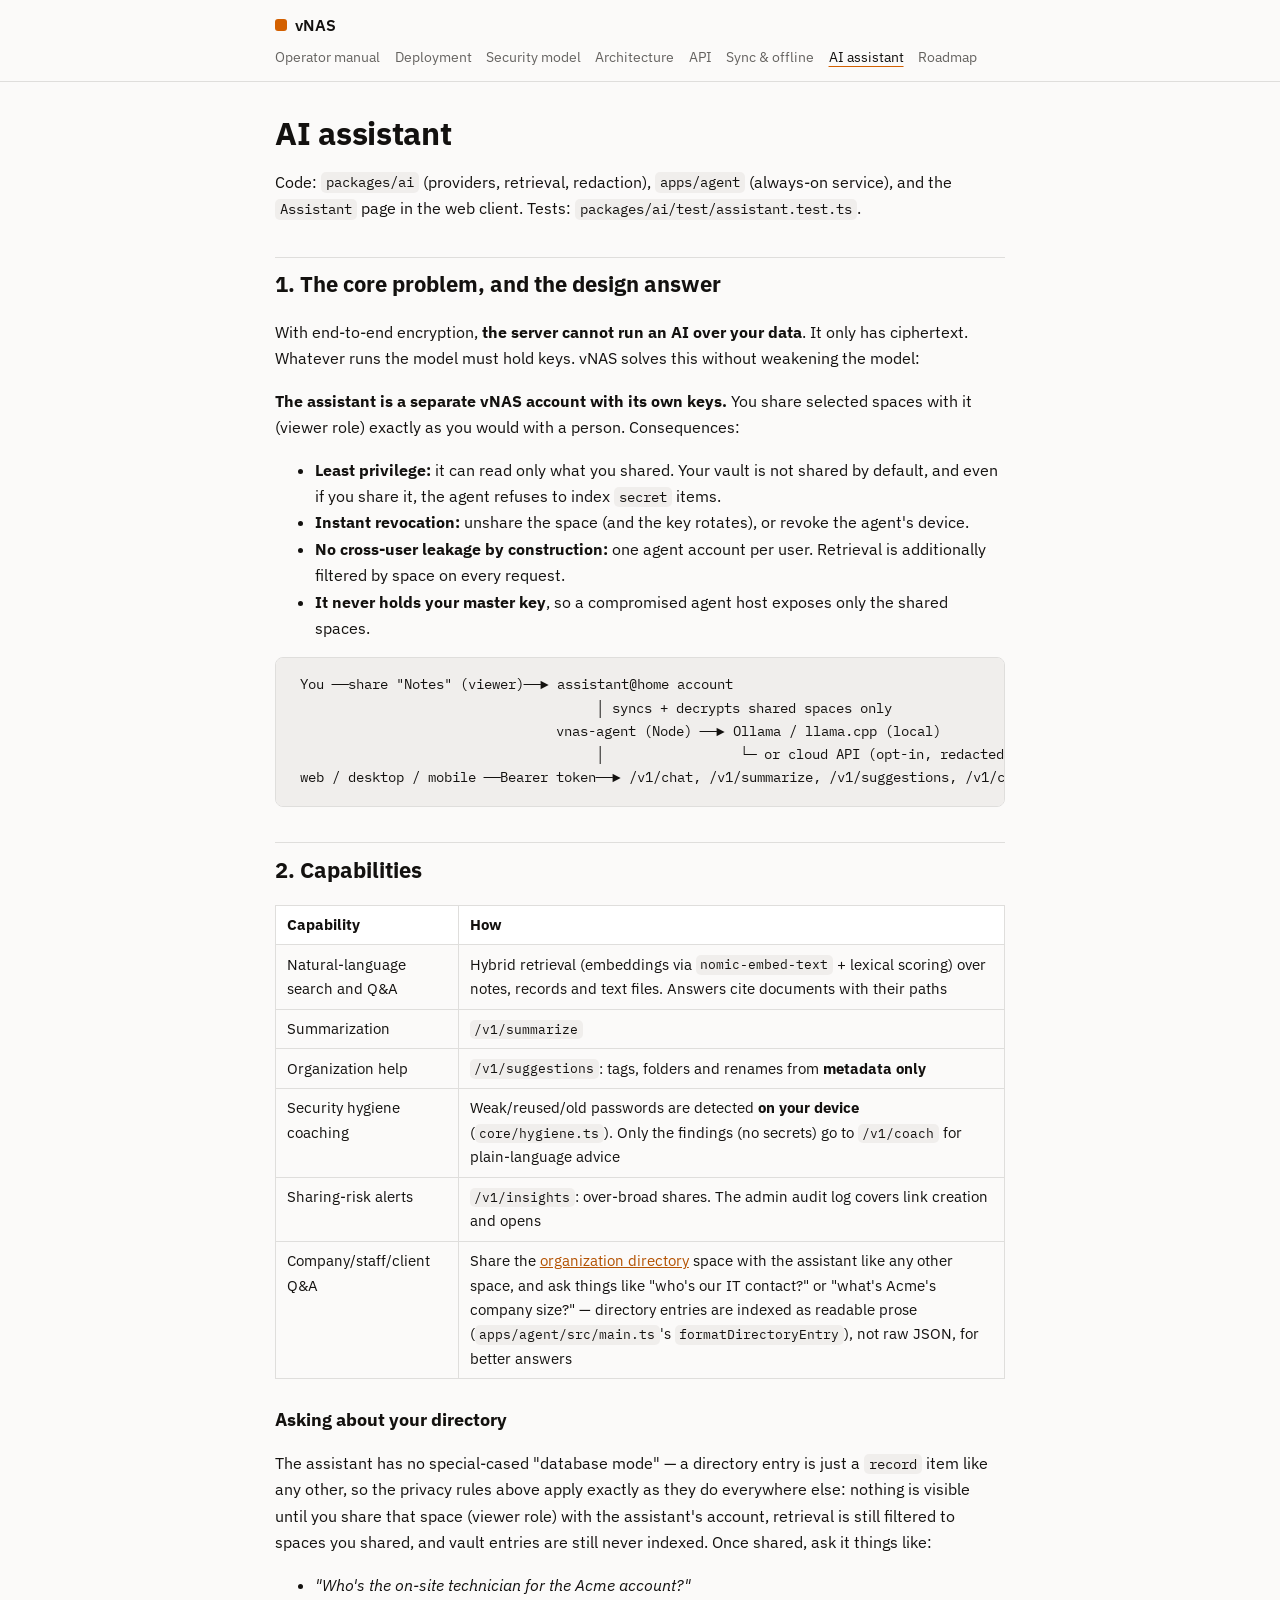
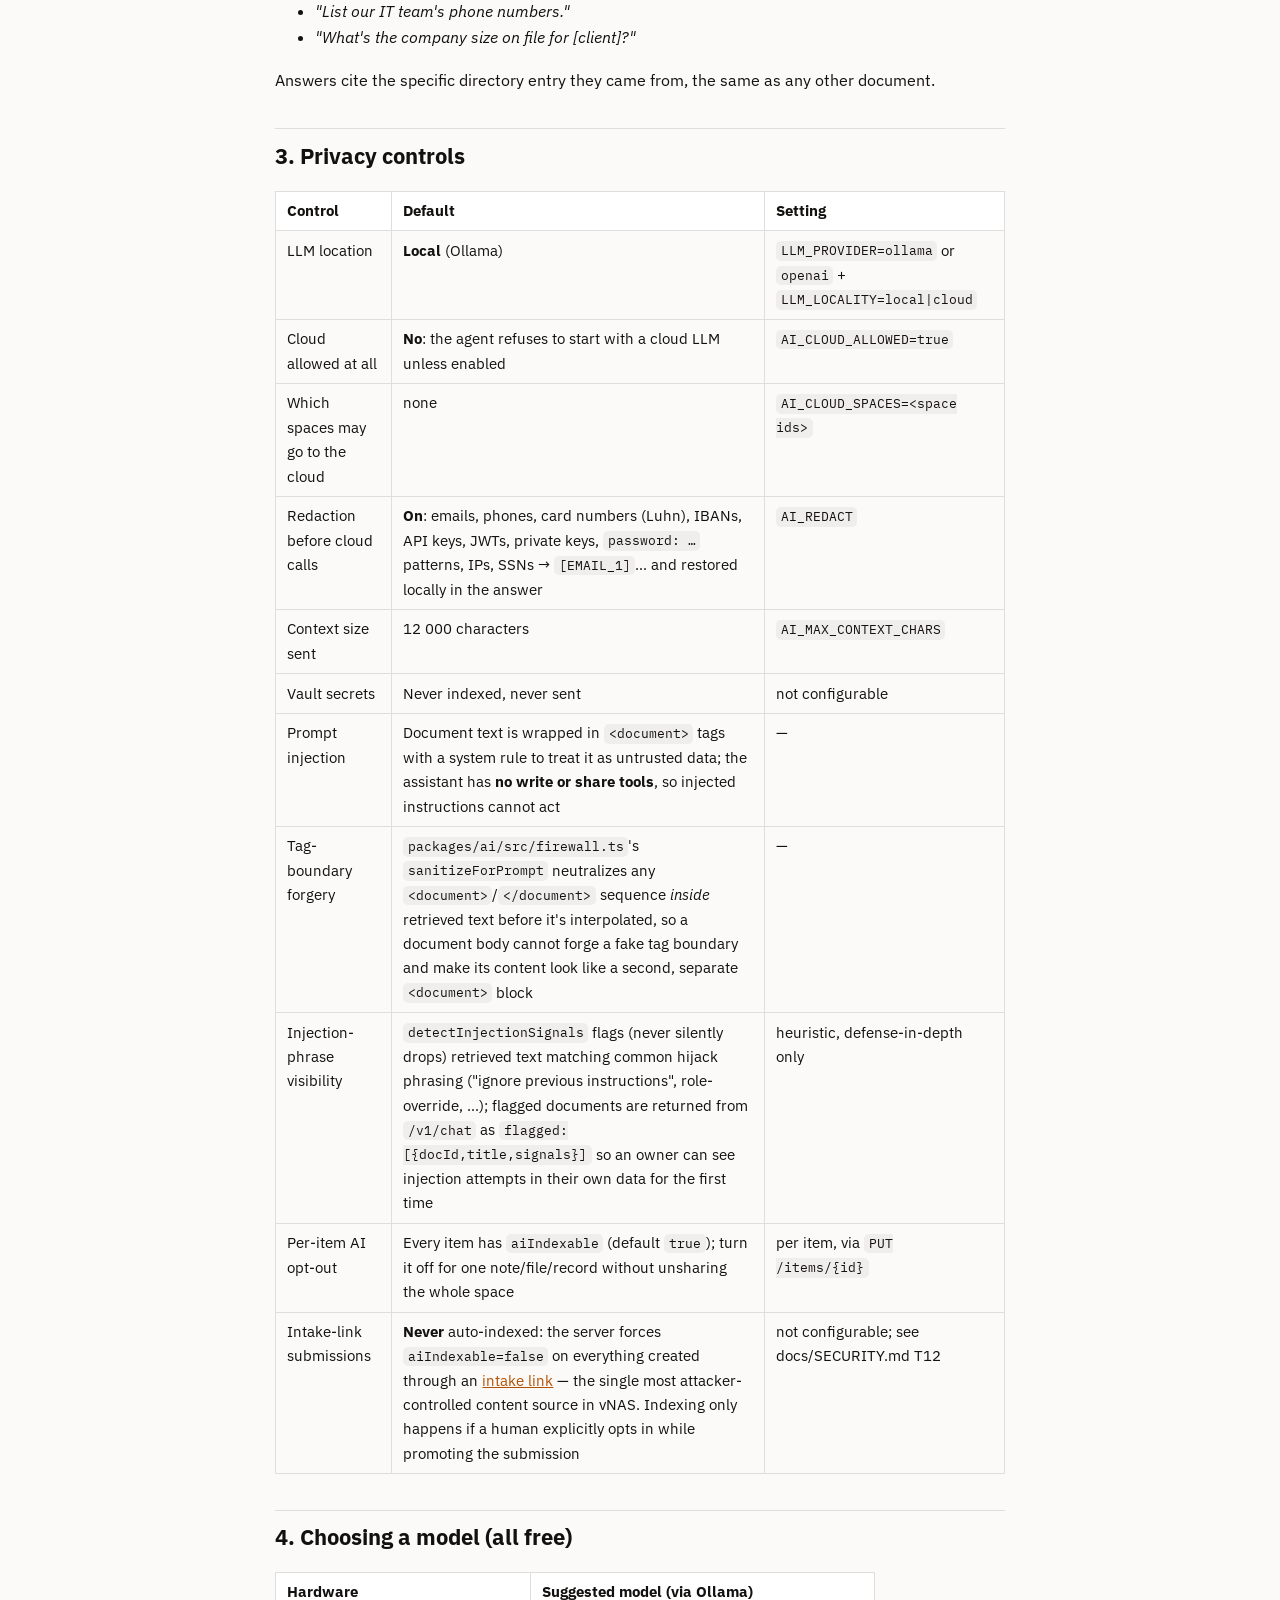
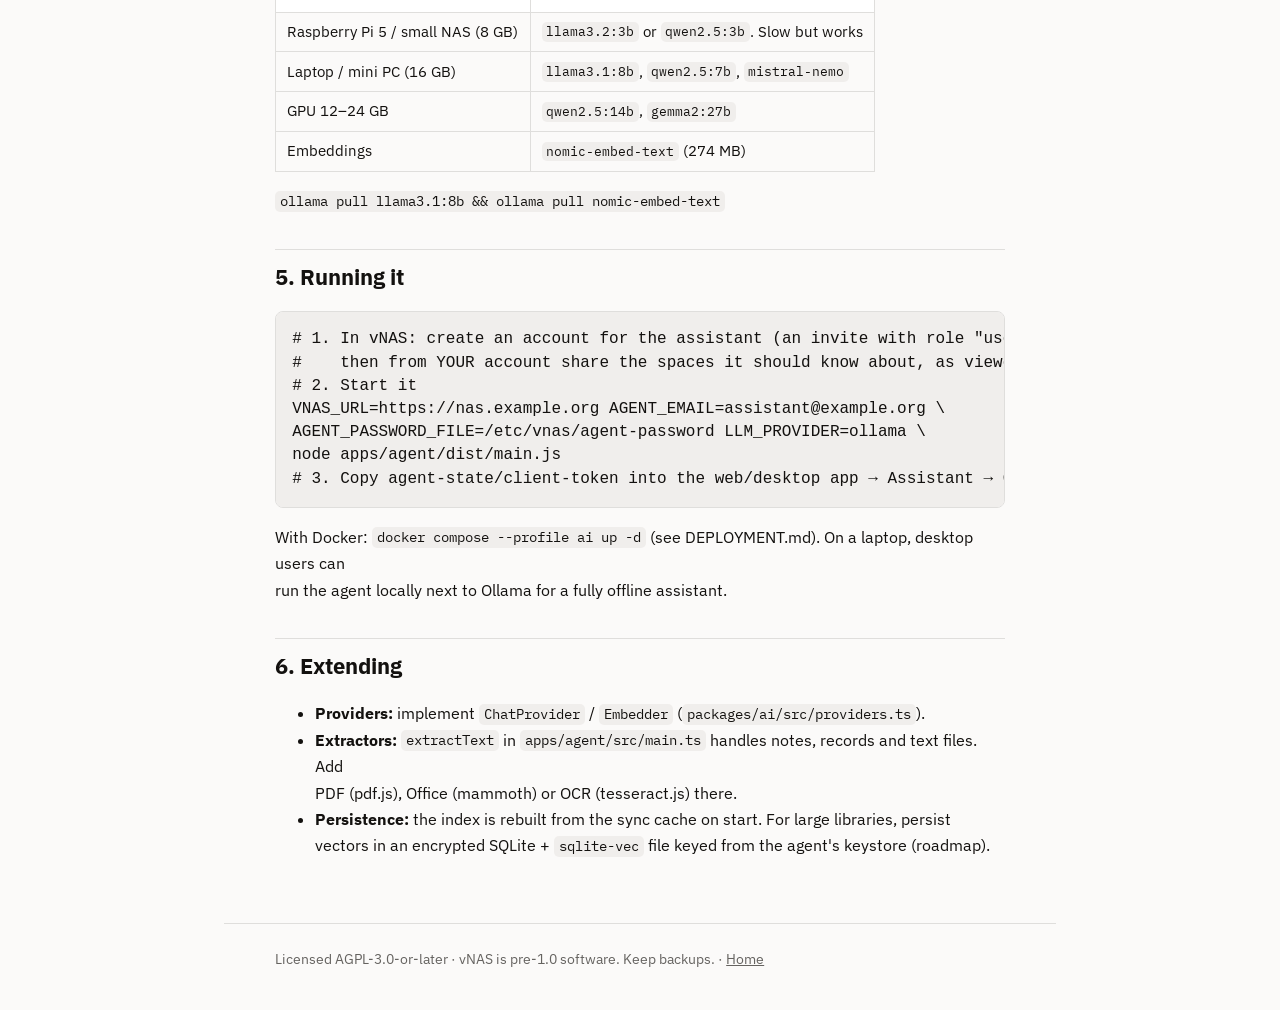
<file: docs/AI.html>
<!doctype html>
<html lang="en">
<head>
<meta charset="utf-8">
<meta name="viewport" content="width=device-width, initial-scale=1">
<title>AI assistant · vNAS</title>
<meta name="color-scheme" content="light dark">
<link rel="icon" href="data:image/svg+xml,%3Csvg xmlns='http://www.w3.org/2000/svg' viewBox='0 0 16 16'%3E%3Crect x='3' y='3' width='10' height='10' rx='3' fill='%23d36000'/%3E%3C/svg%3E">
<link rel="preconnect" href="https://fonts.googleapis.com">
<link rel="preconnect" href="https://fonts.gstatic.com" crossorigin>
<link href="https://fonts.googleapis.com/css2?family=IBM+Plex+Mono:wght@400;500&family=IBM+Plex+Sans:wght@400;500;600&display=swap" rel="stylesheet">
<script>try { var t = localStorage.getItem("vnas-theme"); if (t === "light" || t === "dark") document.documentElement.dataset.theme = t; } catch (e) {}</script>
<link rel="stylesheet" href="docs.css">
</head>
<body>
<header class="bar"><div class="wrap">
  <a class="logo" href="../"><i></i>vNAS</a>
  <nav aria-label="Documentation"><a href="OPERATOR_MANUAL.html">Operator manual</a><a href="DEPLOYMENT.html">Deployment</a><a href="SECURITY.html">Security model</a><a href="ARCHITECTURE.html">Architecture</a><a href="API.html">API</a><a href="SYNC.html">Sync & offline</a><a href="AI.html" aria-current="page">AI assistant</a><a href="ROADMAP.html">Roadmap</a></nav>
</div></header>
<main class="wrap"><article class="doc"><h1 id="ai-assistant">AI assistant</h1>
<p>Code: <code class="notranslate">packages/ai</code> (providers, retrieval, redaction), <code class="notranslate">apps/agent</code> (always-on service), and the<br>
<code class="notranslate">Assistant</code> page in the web client. Tests: <code class="notranslate">packages/ai/test/assistant.test.ts</code>.</p>
<h2 id="1-the-core-problem-and-the-design-answer">1. The core problem, and the design answer</h2>
<p>With end-to-end encryption, <strong>the server cannot run an AI over your data</strong>. It only has ciphertext.<br>
Whatever runs the model must hold keys. vNAS solves this without weakening the model:</p>
<p><strong>The assistant is a separate vNAS account with its own keys.</strong> You share selected spaces with it<br>
(viewer role) exactly as you would with a person. Consequences:</p>
<ul>
<li><strong>Least privilege:</strong> it can read only what you shared. Your vault is not shared by default, and even<br>
if you share it, the agent refuses to index <code class="notranslate">secret</code> items.</li>
<li><strong>Instant revocation:</strong> unshare the space (and the key rotates), or revoke the agent's device.</li>
<li><strong>No cross-user leakage by construction:</strong> one agent account per user. Retrieval is additionally<br>
filtered by space on every request.</li>
<li><strong>It never holds your master key</strong>, so a compromised agent host exposes only the shared spaces.</li>
</ul>
<pre class="notranslate"><code class="notranslate"> You ──share "Notes" (viewer)──► assistant@home account
                                      │ syncs + decrypts shared spaces only
                                 vnas-agent (Node) ──► Ollama / llama.cpp (local)
                                      │                 └─ or cloud API (opt-in, redacted)
 web / desktop / mobile ──Bearer token──► /v1/chat, /v1/summarize, /v1/suggestions, /v1/coach
</code></pre>
<h2 id="2-capabilities">2. Capabilities</h2>
<markdown-accessiblity-table><table role="table">
<thead>
<tr>
<th>Capability</th>
<th>How</th>
</tr>
</thead>
<tbody>
<tr>
<td>Natural-language search and Q&amp;A</td>
<td>Hybrid retrieval (embeddings via <code class="notranslate">nomic-embed-text</code> + lexical scoring) over notes, records and text files. Answers cite documents with their paths</td>
</tr>
<tr>
<td>Summarization</td>
<td><code class="notranslate">/v1/summarize</code></td>
</tr>
<tr>
<td>Organization help</td>
<td><code class="notranslate">/v1/suggestions</code>: tags, folders and renames from <strong>metadata only</strong></td>
</tr>
<tr>
<td>Security hygiene coaching</td>
<td>Weak/reused/old passwords are detected <strong>on your device</strong> (<code class="notranslate">core/hygiene.ts</code>). Only the findings (no secrets) go to <code class="notranslate">/v1/coach</code> for plain-language advice</td>
</tr>
<tr>
<td>Sharing-risk alerts</td>
<td><code class="notranslate">/v1/insights</code>: over-broad shares. The admin audit log covers link creation and opens</td>
</tr>
<tr>
<td>Company/staff/client Q&amp;A</td>
<td>Share the <a href="API.html#items-files-folders-notes-vault-entries-records">organization directory</a> space with the assistant like any other space, and ask things like "who's our IT contact?" or "what's Acme's company size?" — directory entries are indexed as readable prose (<code class="notranslate">apps/agent/src/main.ts</code>'s <code class="notranslate">formatDirectoryEntry</code>), not raw JSON, for better answers</td>
</tr>
</tbody>
</table></markdown-accessiblity-table>
<h3 id="asking-about-your-directory">Asking about your directory</h3>
<p>The assistant has no special-cased "database mode" — a directory entry is just a <code class="notranslate">record</code> item like<br>
any other, so the privacy rules above apply exactly as they do everywhere else: nothing is visible<br>
until you share that space (viewer role) with the assistant's account, retrieval is still filtered to<br>
spaces you shared, and vault entries are still never indexed. Once shared, ask it things like:</p>
<ul>
<li><em>"Who's the on-site technician for the Acme account?"</em></li>
<li><em>"List our IT team's phone numbers."</em></li>
<li><em>"What's the company size on file for [client]?"</em></li>
</ul>
<p>Answers cite the specific directory entry they came from, the same as any other document.</p>
<h2 id="3-privacy-controls">3. Privacy controls</h2>
<markdown-accessiblity-table><table role="table">
<thead>
<tr>
<th>Control</th>
<th>Default</th>
<th>Setting</th>
</tr>
</thead>
<tbody>
<tr>
<td>LLM location</td>
<td><strong>Local</strong> (Ollama)</td>
<td><code class="notranslate">LLM_PROVIDER=ollama</code> or <code class="notranslate">openai</code> + <code class="notranslate">LLM_LOCALITY=local|cloud</code></td>
</tr>
<tr>
<td>Cloud allowed at all</td>
<td><strong>No</strong>: the agent refuses to start with a cloud LLM unless enabled</td>
<td><code class="notranslate">AI_CLOUD_ALLOWED=true</code></td>
</tr>
<tr>
<td>Which spaces may go to the cloud</td>
<td>none</td>
<td><code class="notranslate">AI_CLOUD_SPACES=&lt;space ids&gt;</code></td>
</tr>
<tr>
<td>Redaction before cloud calls</td>
<td><strong>On</strong>: emails, phones, card numbers (Luhn), IBANs, API keys, JWTs, private keys, <code class="notranslate">password: …</code> patterns, IPs, SSNs → <code class="notranslate">[EMAIL_1]</code>… and restored locally in the answer</td>
<td><code class="notranslate">AI_REDACT</code></td>
</tr>
<tr>
<td>Context size sent</td>
<td>12 000 characters</td>
<td><code class="notranslate">AI_MAX_CONTEXT_CHARS</code></td>
</tr>
<tr>
<td>Vault secrets</td>
<td>Never indexed, never sent</td>
<td>not configurable</td>
</tr>
<tr>
<td>Prompt injection</td>
<td>Document text is wrapped in <code class="notranslate">&lt;document&gt;</code> tags with a system rule to treat it as untrusted data; the assistant has <strong>no write or share tools</strong>, so injected instructions cannot act</td>
<td>—</td>
</tr>
<tr>
<td>Tag-boundary forgery</td>
<td><code class="notranslate">packages/ai/src/firewall.ts</code>'s <code class="notranslate">sanitizeForPrompt</code> neutralizes any <code class="notranslate">&lt;document&gt;</code>/<code class="notranslate">&lt;/document&gt;</code> sequence <em>inside</em> retrieved text before it's interpolated, so a document body cannot forge a fake tag boundary and make its content look like a second, separate <code class="notranslate">&lt;document&gt;</code> block</td>
<td>—</td>
</tr>
<tr>
<td>Injection-phrase visibility</td>
<td><code class="notranslate">detectInjectionSignals</code> flags (never silently drops) retrieved text matching common hijack phrasing ("ignore previous instructions", role-override, …); flagged documents are returned from <code class="notranslate">/v1/chat</code> as <code class="notranslate">flagged:[{docId,title,signals}]</code> so an owner can see injection attempts in their own data for the first time</td>
<td>heuristic, defense-in-depth only</td>
</tr>
<tr>
<td>Per-item AI opt-out</td>
<td>Every item has <code class="notranslate">aiIndexable</code> (default <code class="notranslate">true</code>); turn it off for one note/file/record without unsharing the whole space</td>
<td>per item, via <code class="notranslate">PUT /items/{id}</code></td>
</tr>
<tr>
<td>Intake-link submissions</td>
<td><strong>Never</strong> auto-indexed: the server forces <code class="notranslate">aiIndexable=false</code> on everything created through an <a href="API.html#intake-links">intake link</a> — the single most attacker-controlled content source in vNAS. Indexing only happens if a human explicitly opts in while promoting the submission</td>
<td>not configurable; see docs/SECURITY.md T12</td>
</tr>
</tbody>
</table></markdown-accessiblity-table>
<h2 id="4-choosing-a-model-all-free">4. Choosing a model (all free)</h2>
<markdown-accessiblity-table><table role="table">
<thead>
<tr>
<th>Hardware</th>
<th>Suggested model (via Ollama)</th>
</tr>
</thead>
<tbody>
<tr>
<td>Raspberry Pi 5 / small NAS (8 GB)</td>
<td><code class="notranslate">llama3.2:3b</code> or <code class="notranslate">qwen2.5:3b</code>. Slow but works</td>
</tr>
<tr>
<td>Laptop / mini PC (16 GB)</td>
<td><code class="notranslate">llama3.1:8b</code>, <code class="notranslate">qwen2.5:7b</code>, <code class="notranslate">mistral-nemo</code></td>
</tr>
<tr>
<td>GPU 12–24 GB</td>
<td><code class="notranslate">qwen2.5:14b</code>, <code class="notranslate">gemma2:27b</code></td>
</tr>
<tr>
<td>Embeddings</td>
<td><code class="notranslate">nomic-embed-text</code> (274 MB)</td>
</tr>
</tbody>
</table></markdown-accessiblity-table>
<p><code class="notranslate">ollama pull llama3.1:8b &amp;&amp; ollama pull nomic-embed-text</code></p>
<h2 id="5-running-it">5. Running it</h2>
<div class="highlight highlight-source-shell"><pre class="notranslate"><span class="pl-c"><span class="pl-c">#</span> 1. In vNAS: create an account for the assistant (an invite with role "user"),</span>
<span class="pl-c"><span class="pl-c">#</span>    then from YOUR account share the spaces it should know about, as viewer.</span>
<span class="pl-c"><span class="pl-c">#</span> 2. Start it</span>
VNAS_URL=https://nas.example.org AGENT_EMAIL=assistant@example.org \
AGENT_PASSWORD_FILE=/etc/vnas/agent-password LLM_PROVIDER=ollama \
node apps/agent/dist/main.js
<span class="pl-c"><span class="pl-c">#</span> 3. Copy agent-state/client-token into the web/desktop app → Assistant → Connection</span></pre></div>
<p>With Docker: <code class="notranslate">docker compose --profile ai up -d</code> (see DEPLOYMENT.md). On a laptop, desktop users can<br>
run the agent locally next to Ollama for a fully offline assistant.</p>
<h2 id="6-extending">6. Extending</h2>
<ul>
<li><strong>Providers:</strong> implement <code class="notranslate">ChatProvider</code> / <code class="notranslate">Embedder</code> (<code class="notranslate">packages/ai/src/providers.ts</code>).</li>
<li><strong>Extractors:</strong> <code class="notranslate">extractText</code> in <code class="notranslate">apps/agent/src/main.ts</code> handles notes, records and text files. Add<br>
PDF (pdf.js), Office (mammoth) or OCR (tesseract.js) there.</li>
<li><strong>Persistence:</strong> the index is rebuilt from the sync cache on start. For large libraries, persist<br>
vectors in an encrypted SQLite + <code class="notranslate">sqlite-vec</code> file keyed from the agent's keystore (roadmap).</li>
</ul></article></main>
<footer class="wrap foot">Licensed AGPL-3.0-or-later · vNAS is pre-1.0 software. Keep backups. · <a href="../">Home</a></footer>
</body>
</html>
</file>
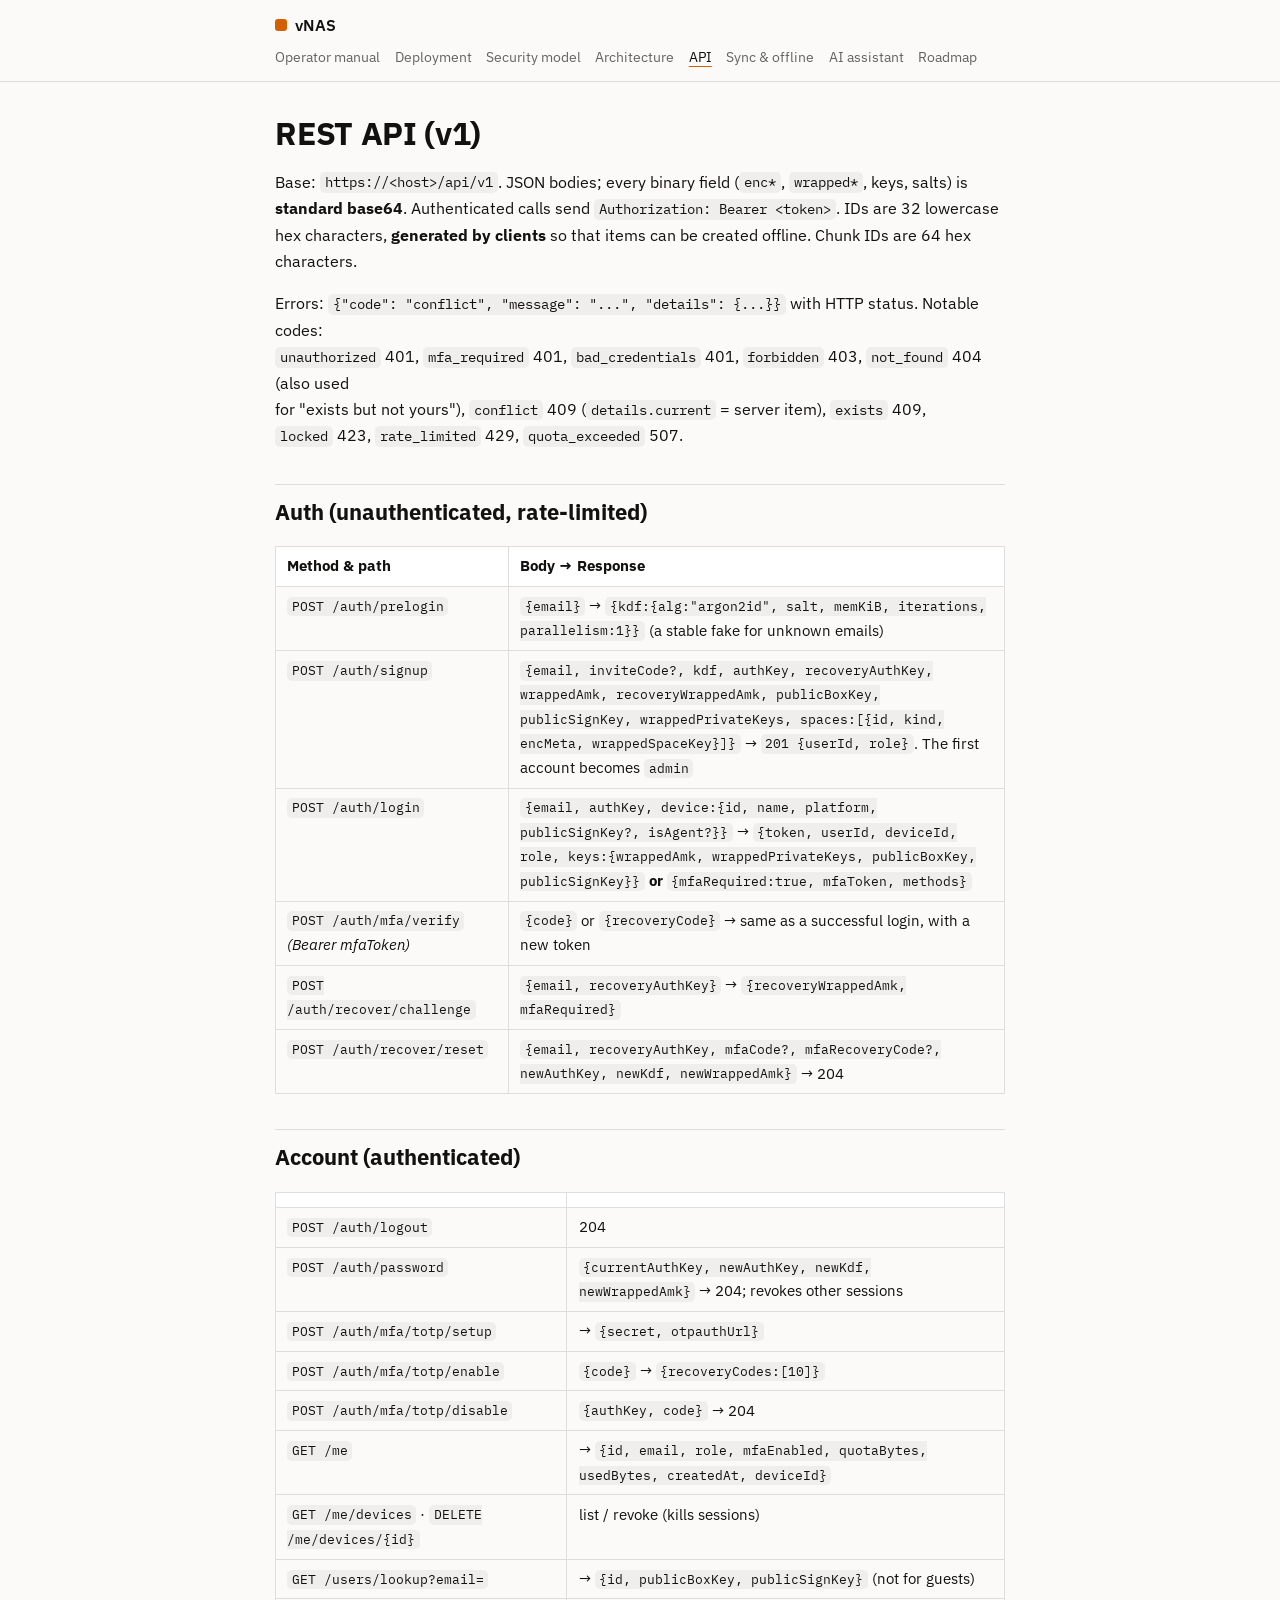
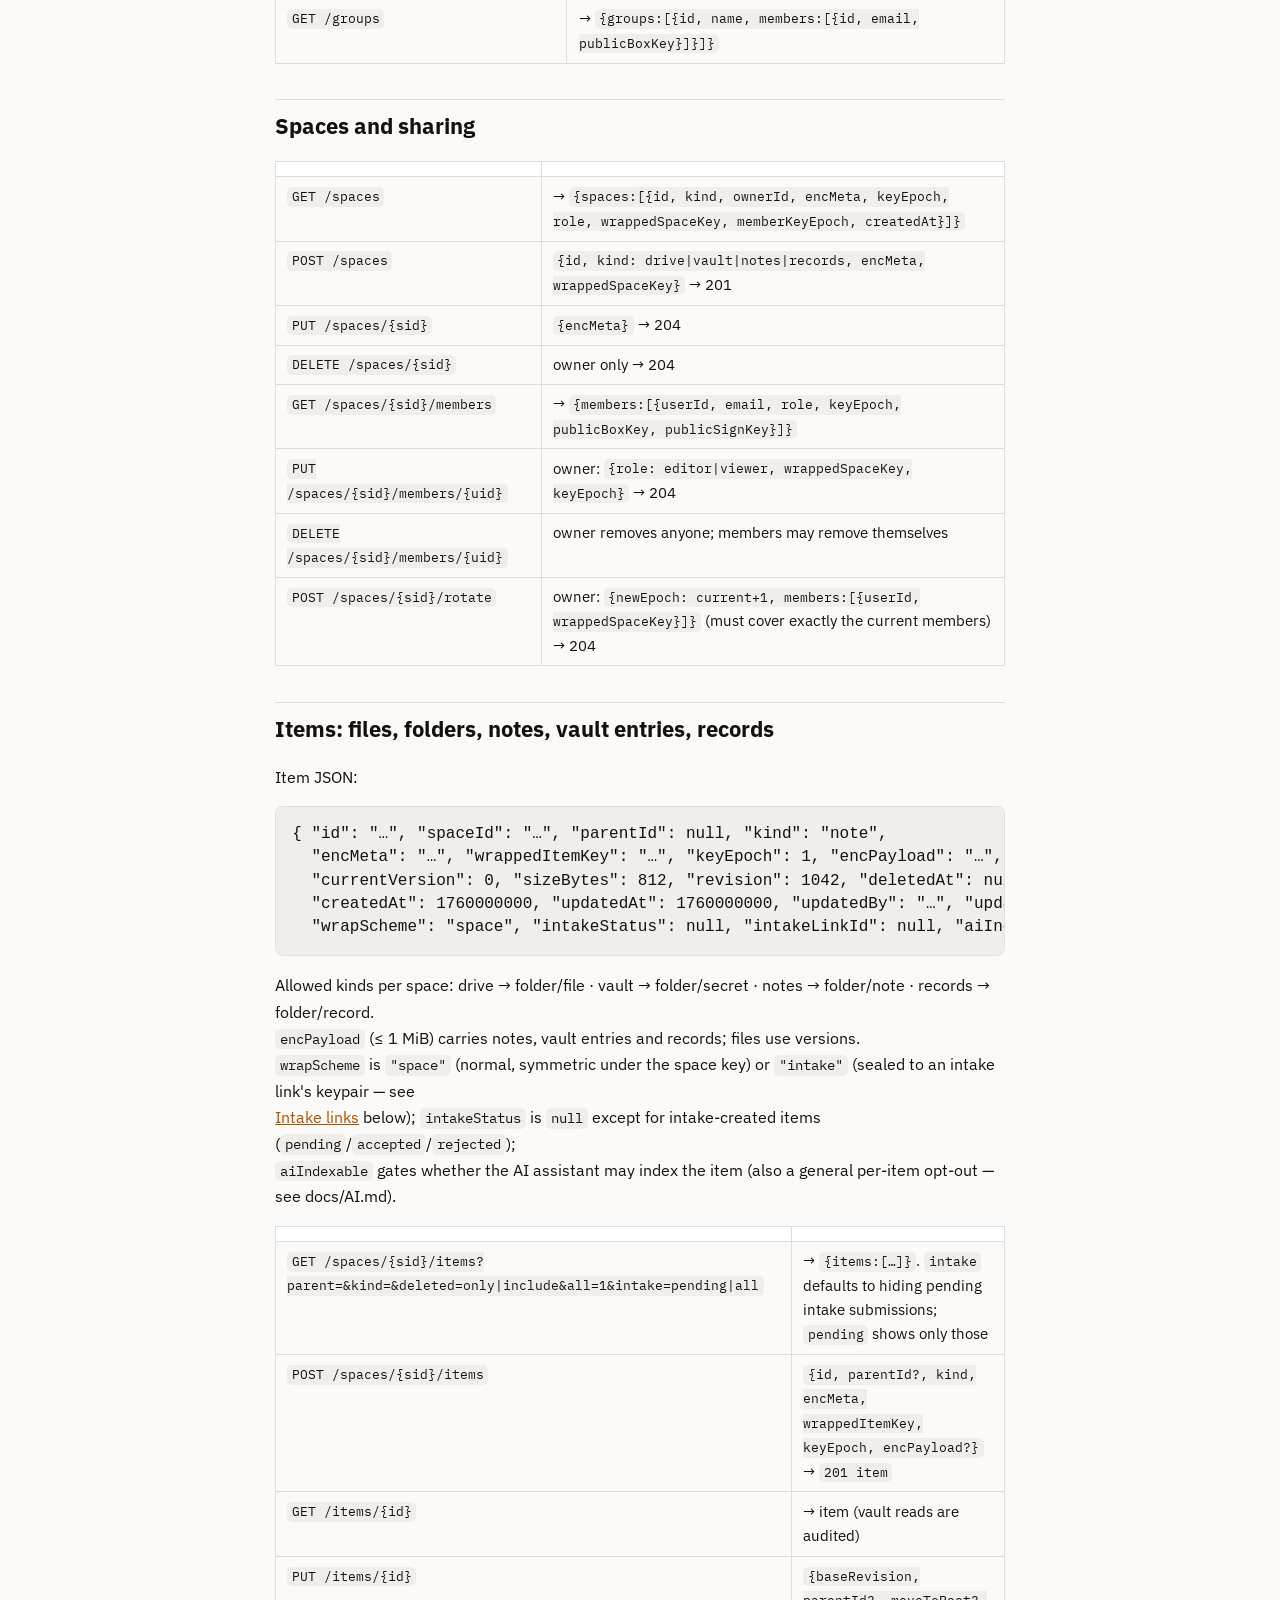
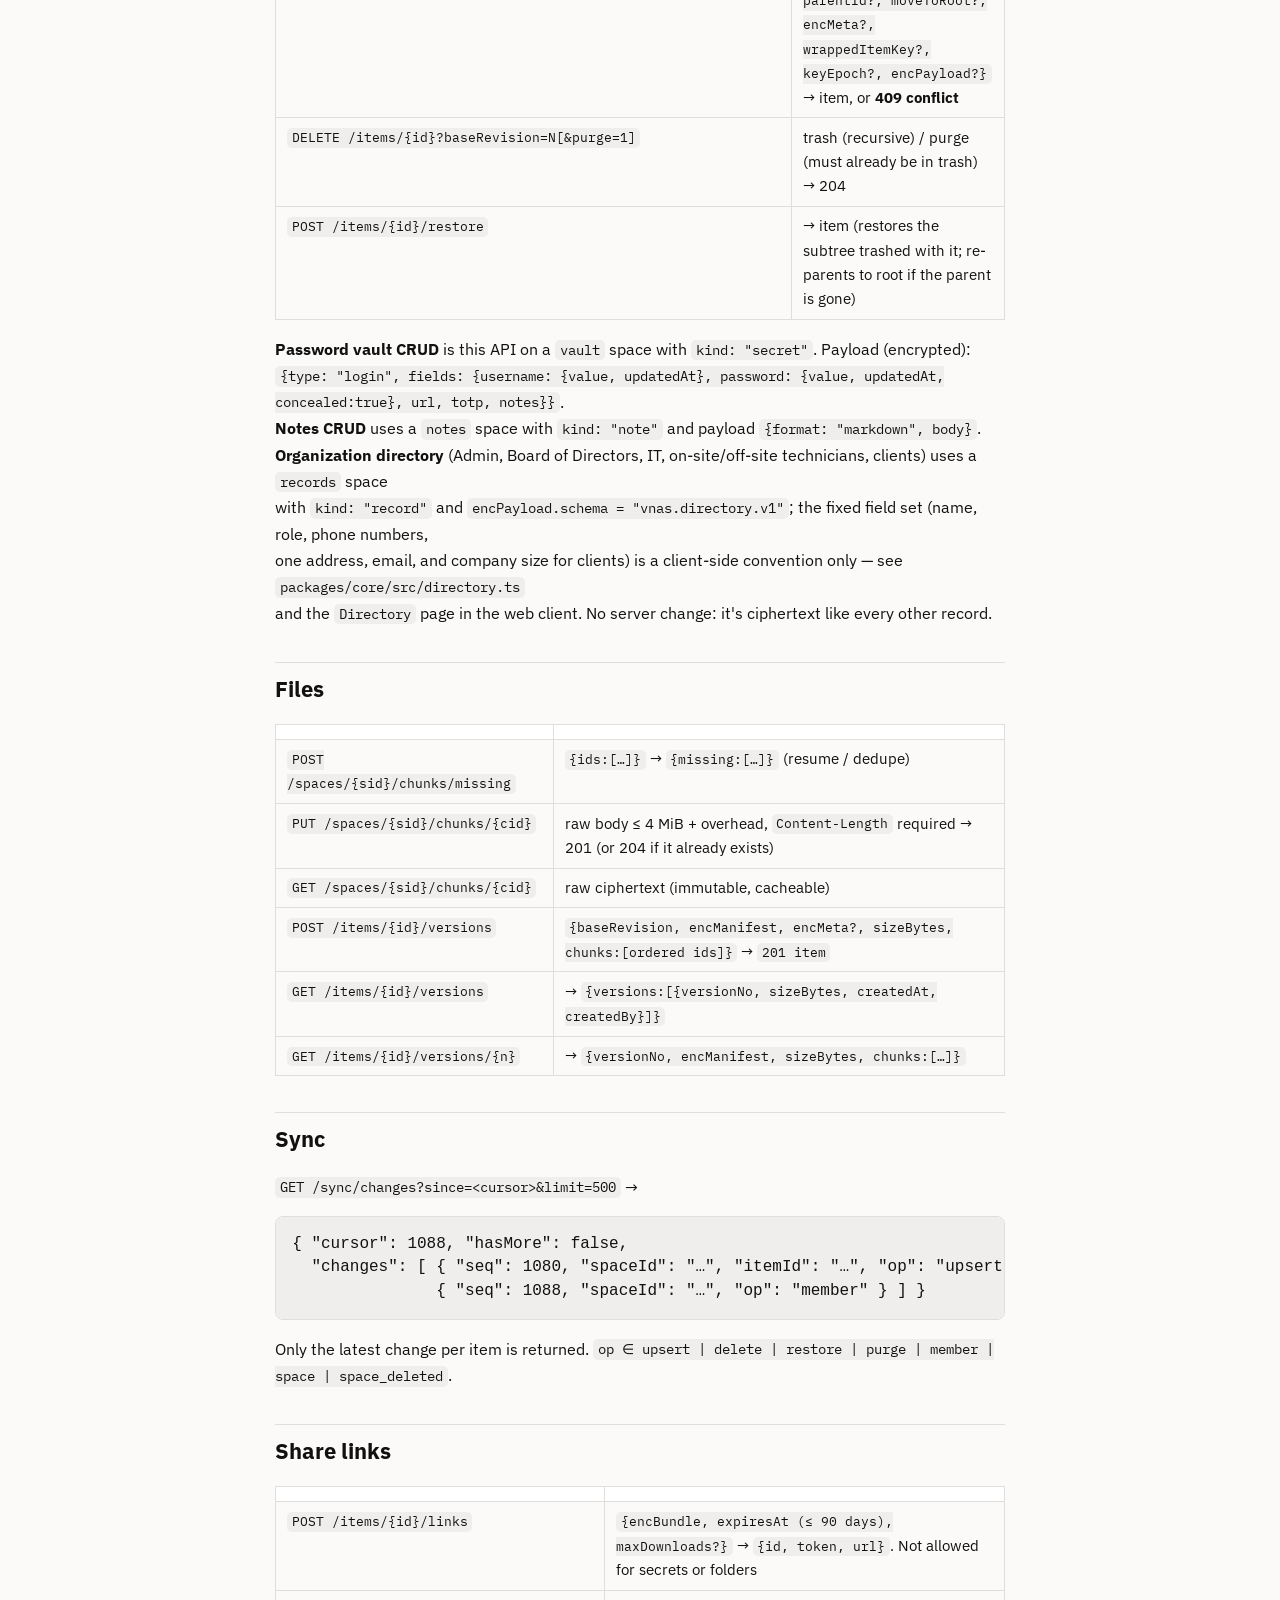
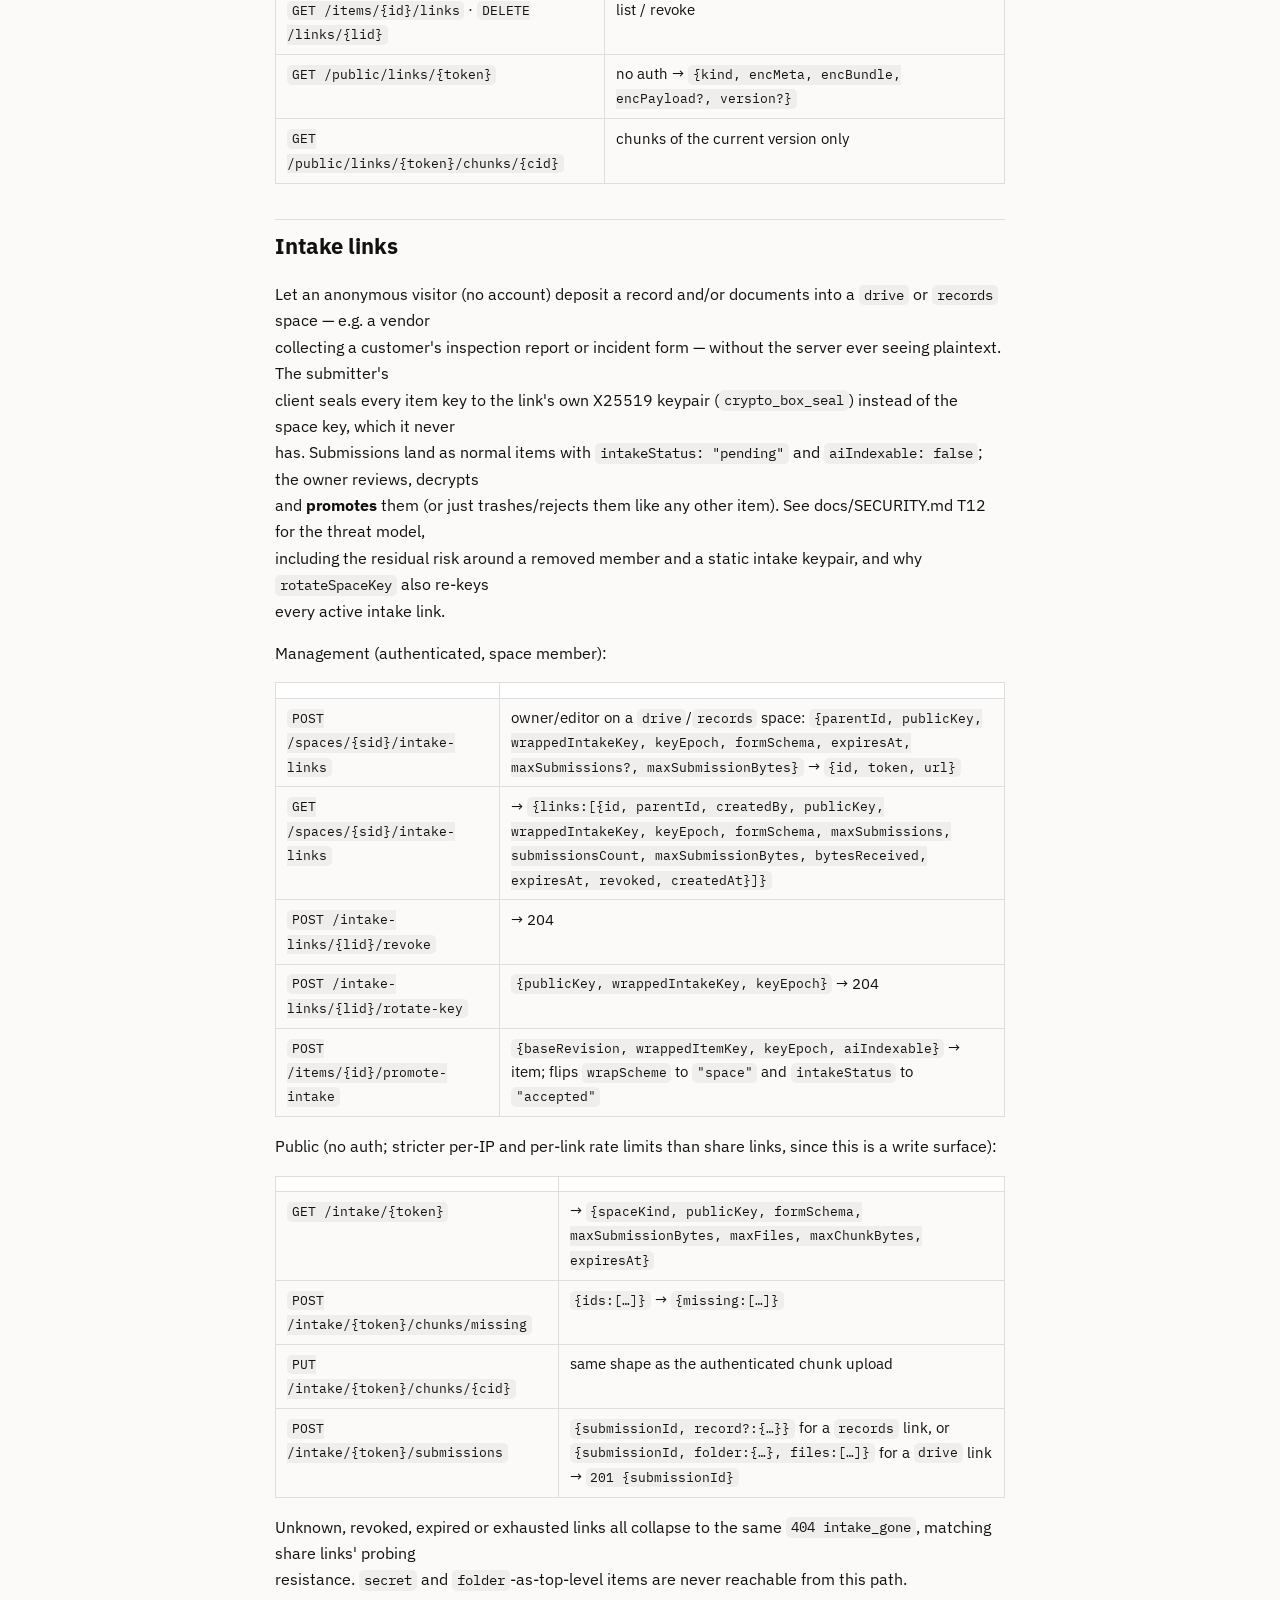
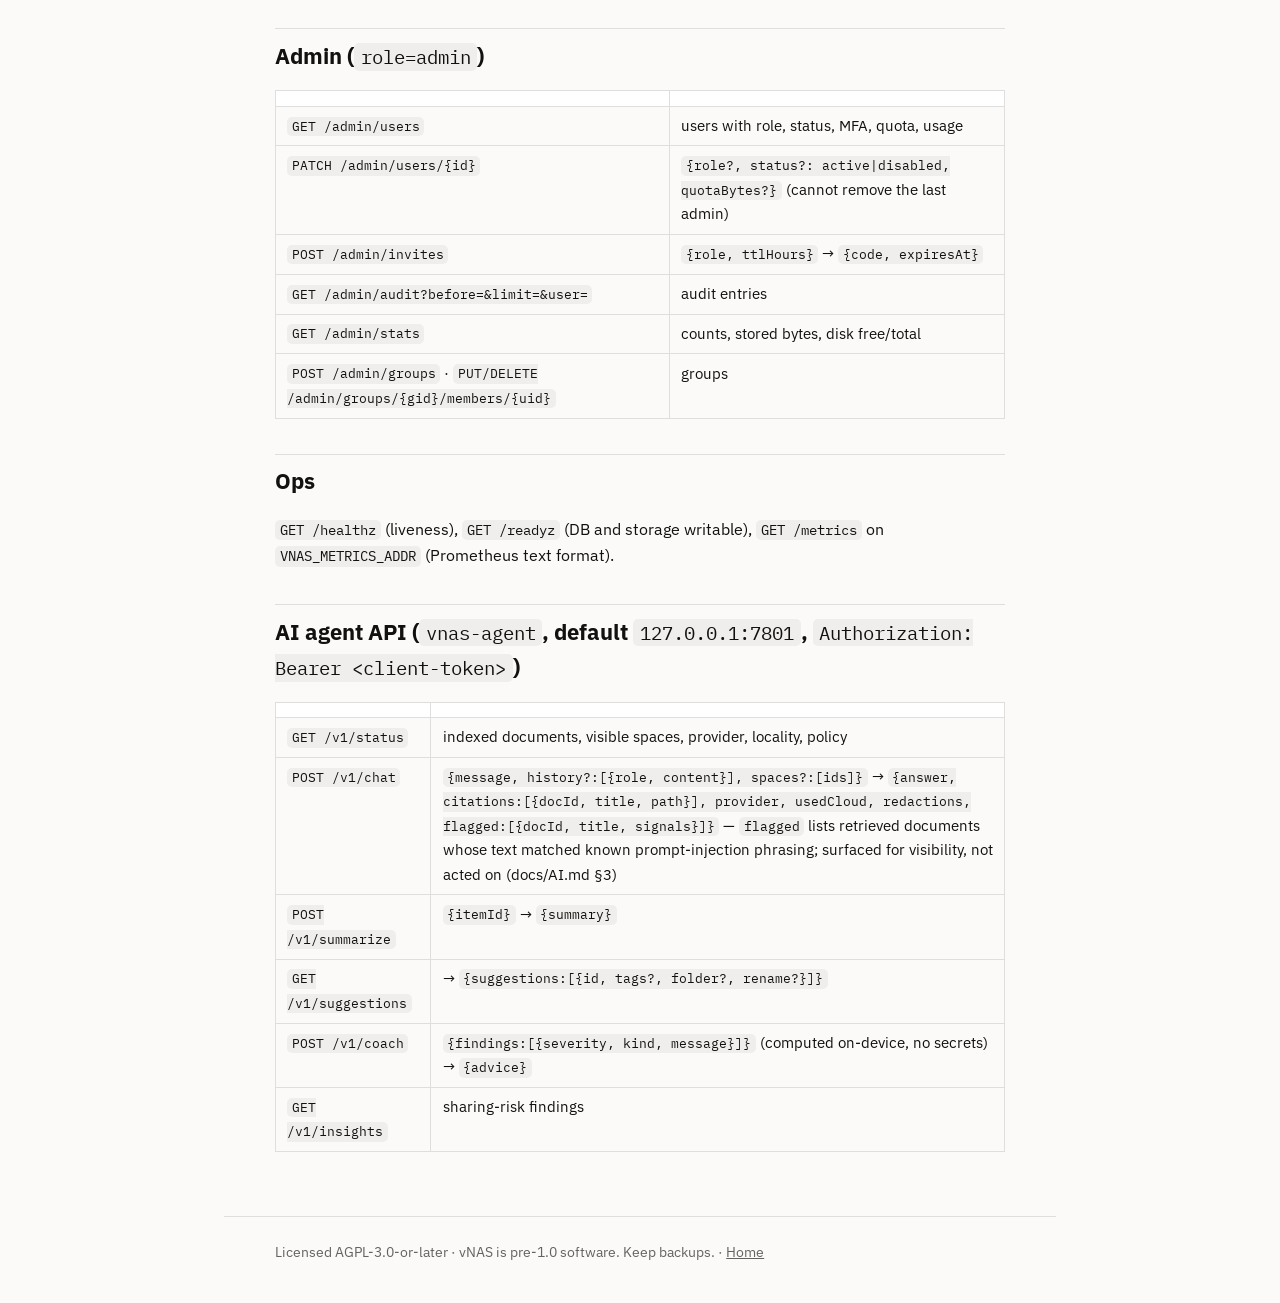
<file: docs/API.html>
<!doctype html>
<html lang="en">
<head>
<meta charset="utf-8">
<meta name="viewport" content="width=device-width, initial-scale=1">
<title>API · vNAS</title>
<meta name="color-scheme" content="light dark">
<link rel="icon" href="data:image/svg+xml,%3Csvg xmlns='http://www.w3.org/2000/svg' viewBox='0 0 16 16'%3E%3Crect x='3' y='3' width='10' height='10' rx='3' fill='%23d36000'/%3E%3C/svg%3E">
<link rel="preconnect" href="https://fonts.googleapis.com">
<link rel="preconnect" href="https://fonts.gstatic.com" crossorigin>
<link href="https://fonts.googleapis.com/css2?family=IBM+Plex+Mono:wght@400;500&family=IBM+Plex+Sans:wght@400;500;600&display=swap" rel="stylesheet">
<script>try { var t = localStorage.getItem("vnas-theme"); if (t === "light" || t === "dark") document.documentElement.dataset.theme = t; } catch (e) {}</script>
<link rel="stylesheet" href="docs.css">
</head>
<body>
<header class="bar"><div class="wrap">
  <a class="logo" href="../"><i></i>vNAS</a>
  <nav aria-label="Documentation"><a href="OPERATOR_MANUAL.html">Operator manual</a><a href="DEPLOYMENT.html">Deployment</a><a href="SECURITY.html">Security model</a><a href="ARCHITECTURE.html">Architecture</a><a href="API.html" aria-current="page">API</a><a href="SYNC.html">Sync & offline</a><a href="AI.html">AI assistant</a><a href="ROADMAP.html">Roadmap</a></nav>
</div></header>
<main class="wrap"><article class="doc"><h1 id="rest-api-v1">REST API (v1)</h1>
<p>Base: <code class="notranslate">https://&lt;host&gt;/api/v1</code>. JSON bodies; every binary field (<code class="notranslate">enc*</code>, <code class="notranslate">wrapped*</code>, keys, salts) is<br>
<strong>standard base64</strong>. Authenticated calls send <code class="notranslate">Authorization: Bearer &lt;token&gt;</code>. IDs are 32 lowercase<br>
hex characters, <strong>generated by clients</strong> so that items can be created offline. Chunk IDs are 64 hex characters.</p>
<p>Errors: <code class="notranslate">{"code": "conflict", "message": "...", "details": {...}}</code> with HTTP status. Notable codes:<br>
<code class="notranslate">unauthorized</code> 401, <code class="notranslate">mfa_required</code> 401, <code class="notranslate">bad_credentials</code> 401, <code class="notranslate">forbidden</code> 403, <code class="notranslate">not_found</code> 404 (also used<br>
for "exists but not yours"), <code class="notranslate">conflict</code> 409 (<code class="notranslate">details.current</code> = server item), <code class="notranslate">exists</code> 409,<br>
<code class="notranslate">locked</code> 423, <code class="notranslate">rate_limited</code> 429, <code class="notranslate">quota_exceeded</code> 507.</p>
<h2 id="auth-unauthenticated-rate-limited">Auth (unauthenticated, rate-limited)</h2>
<markdown-accessiblity-table><table role="table">
<thead>
<tr>
<th>Method &amp; path</th>
<th>Body → Response</th>
</tr>
</thead>
<tbody>
<tr>
<td><code class="notranslate">POST /auth/prelogin</code></td>
<td><code class="notranslate">{email}</code> → <code class="notranslate">{kdf:{alg:"argon2id", salt, memKiB, iterations, parallelism:1}}</code> (a stable fake for unknown emails)</td>
</tr>
<tr>
<td><code class="notranslate">POST /auth/signup</code></td>
<td><code class="notranslate">{email, inviteCode?, kdf, authKey, recoveryAuthKey, wrappedAmk, recoveryWrappedAmk, publicBoxKey, publicSignKey, wrappedPrivateKeys, spaces:[{id, kind, encMeta, wrappedSpaceKey}]}</code> → <code class="notranslate">201 {userId, role}</code>. The first account becomes <code class="notranslate">admin</code></td>
</tr>
<tr>
<td><code class="notranslate">POST /auth/login</code></td>
<td><code class="notranslate">{email, authKey, device:{id, name, platform, publicSignKey?, isAgent?}}</code> → <code class="notranslate">{token, userId, deviceId, role, keys:{wrappedAmk, wrappedPrivateKeys, publicBoxKey, publicSignKey}}</code> <strong>or</strong> <code class="notranslate">{mfaRequired:true, mfaToken, methods}</code></td>
</tr>
<tr>
<td><code class="notranslate">POST /auth/mfa/verify</code> <em>(Bearer mfaToken)</em></td>
<td><code class="notranslate">{code}</code> or <code class="notranslate">{recoveryCode}</code> → same as a successful login, with a new token</td>
</tr>
<tr>
<td><code class="notranslate">POST /auth/recover/challenge</code></td>
<td><code class="notranslate">{email, recoveryAuthKey}</code> → <code class="notranslate">{recoveryWrappedAmk, mfaRequired}</code></td>
</tr>
<tr>
<td><code class="notranslate">POST /auth/recover/reset</code></td>
<td><code class="notranslate">{email, recoveryAuthKey, mfaCode?, mfaRecoveryCode?, newAuthKey, newKdf, newWrappedAmk}</code> → 204</td>
</tr>
</tbody>
</table></markdown-accessiblity-table>
<h2 id="account-authenticated">Account (authenticated)</h2>
<markdown-accessiblity-table><table role="table">
<thead>
<tr>
<th></th>
<th></th>
</tr>
</thead>
<tbody>
<tr>
<td><code class="notranslate">POST /auth/logout</code></td>
<td>204</td>
</tr>
<tr>
<td><code class="notranslate">POST /auth/password</code></td>
<td><code class="notranslate">{currentAuthKey, newAuthKey, newKdf, newWrappedAmk}</code> → 204; revokes other sessions</td>
</tr>
<tr>
<td><code class="notranslate">POST /auth/mfa/totp/setup</code></td>
<td>→ <code class="notranslate">{secret, otpauthUrl}</code></td>
</tr>
<tr>
<td><code class="notranslate">POST /auth/mfa/totp/enable</code></td>
<td><code class="notranslate">{code}</code> → <code class="notranslate">{recoveryCodes:[10]}</code></td>
</tr>
<tr>
<td><code class="notranslate">POST /auth/mfa/totp/disable</code></td>
<td><code class="notranslate">{authKey, code}</code> → 204</td>
</tr>
<tr>
<td><code class="notranslate">GET /me</code></td>
<td>→ <code class="notranslate">{id, email, role, mfaEnabled, quotaBytes, usedBytes, createdAt, deviceId}</code></td>
</tr>
<tr>
<td><code class="notranslate">GET /me/devices</code> · <code class="notranslate">DELETE /me/devices/{id}</code></td>
<td>list / revoke (kills sessions)</td>
</tr>
<tr>
<td><code class="notranslate">GET /users/lookup?email=</code></td>
<td>→ <code class="notranslate">{id, publicBoxKey, publicSignKey}</code> (not for guests)</td>
</tr>
<tr>
<td><code class="notranslate">GET /groups</code></td>
<td>→ <code class="notranslate">{groups:[{id, name, members:[{id, email, publicBoxKey}]}]}</code></td>
</tr>
</tbody>
</table></markdown-accessiblity-table>
<h2 id="spaces-and-sharing">Spaces and sharing</h2>
<markdown-accessiblity-table><table role="table">
<thead>
<tr>
<th></th>
<th></th>
</tr>
</thead>
<tbody>
<tr>
<td><code class="notranslate">GET /spaces</code></td>
<td>→ <code class="notranslate">{spaces:[{id, kind, ownerId, encMeta, keyEpoch, role, wrappedSpaceKey, memberKeyEpoch, createdAt}]}</code></td>
</tr>
<tr>
<td><code class="notranslate">POST /spaces</code></td>
<td><code class="notranslate">{id, kind: drive|vault|notes|records, encMeta, wrappedSpaceKey}</code> → 201</td>
</tr>
<tr>
<td><code class="notranslate">PUT /spaces/{sid}</code></td>
<td><code class="notranslate">{encMeta}</code> → 204</td>
</tr>
<tr>
<td><code class="notranslate">DELETE /spaces/{sid}</code></td>
<td>owner only → 204</td>
</tr>
<tr>
<td><code class="notranslate">GET /spaces/{sid}/members</code></td>
<td>→ <code class="notranslate">{members:[{userId, email, role, keyEpoch, publicBoxKey, publicSignKey}]}</code></td>
</tr>
<tr>
<td><code class="notranslate">PUT /spaces/{sid}/members/{uid}</code></td>
<td>owner: <code class="notranslate">{role: editor|viewer, wrappedSpaceKey, keyEpoch}</code> → 204</td>
</tr>
<tr>
<td><code class="notranslate">DELETE /spaces/{sid}/members/{uid}</code></td>
<td>owner removes anyone; members may remove themselves</td>
</tr>
<tr>
<td><code class="notranslate">POST /spaces/{sid}/rotate</code></td>
<td>owner: <code class="notranslate">{newEpoch: current+1, members:[{userId, wrappedSpaceKey}]}</code> (must cover exactly the current members) → 204</td>
</tr>
</tbody>
</table></markdown-accessiblity-table>
<h2 id="items-files-folders-notes-vault-entries-records">Items: files, folders, notes, vault entries, records</h2>
<p>Item JSON:</p>
<div class="highlight highlight-source-json"><pre class="notranslate">{ <span class="pl-ent">"id"</span>: <span class="pl-s"><span class="pl-pds">"</span>…<span class="pl-pds">"</span></span>, <span class="pl-ent">"spaceId"</span>: <span class="pl-s"><span class="pl-pds">"</span>…<span class="pl-pds">"</span></span>, <span class="pl-ent">"parentId"</span>: <span class="pl-c1">null</span>, <span class="pl-ent">"kind"</span>: <span class="pl-s"><span class="pl-pds">"</span>note<span class="pl-pds">"</span></span>,
  <span class="pl-ent">"encMeta"</span>: <span class="pl-s"><span class="pl-pds">"</span>…<span class="pl-pds">"</span></span>, <span class="pl-ent">"wrappedItemKey"</span>: <span class="pl-s"><span class="pl-pds">"</span>…<span class="pl-pds">"</span></span>, <span class="pl-ent">"keyEpoch"</span>: <span class="pl-c1">1</span>, <span class="pl-ent">"encPayload"</span>: <span class="pl-s"><span class="pl-pds">"</span>…<span class="pl-pds">"</span></span>,
  <span class="pl-ent">"currentVersion"</span>: <span class="pl-c1">0</span>, <span class="pl-ent">"sizeBytes"</span>: <span class="pl-c1">812</span>, <span class="pl-ent">"revision"</span>: <span class="pl-c1">1042</span>, <span class="pl-ent">"deletedAt"</span>: <span class="pl-c1">null</span>,
  <span class="pl-ent">"createdAt"</span>: <span class="pl-c1">1760000000</span>, <span class="pl-ent">"updatedAt"</span>: <span class="pl-c1">1760000000</span>, <span class="pl-ent">"updatedBy"</span>: <span class="pl-s"><span class="pl-pds">"</span>…<span class="pl-pds">"</span></span>, <span class="pl-ent">"updatedDevice"</span>: <span class="pl-s"><span class="pl-pds">"</span>…<span class="pl-pds">"</span></span>,
  <span class="pl-ent">"wrapScheme"</span>: <span class="pl-s"><span class="pl-pds">"</span>space<span class="pl-pds">"</span></span>, <span class="pl-ent">"intakeStatus"</span>: <span class="pl-c1">null</span>, <span class="pl-ent">"intakeLinkId"</span>: <span class="pl-c1">null</span>, <span class="pl-ent">"aiIndexable"</span>: <span class="pl-c1">true</span> }</pre></div>
<p>Allowed kinds per space: drive → folder/file · vault → folder/secret · notes → folder/note · records → folder/record.<br>
<code class="notranslate">encPayload</code> (≤ 1 MiB) carries notes, vault entries and records; files use versions.<br>
<code class="notranslate">wrapScheme</code> is <code class="notranslate">"space"</code> (normal, symmetric under the space key) or <code class="notranslate">"intake"</code> (sealed to an intake link's keypair — see<br>
<a href="#intake-links">Intake links</a> below); <code class="notranslate">intakeStatus</code> is <code class="notranslate">null</code> except for intake-created items (<code class="notranslate">pending</code>/<code class="notranslate">accepted</code>/<code class="notranslate">rejected</code>);<br>
<code class="notranslate">aiIndexable</code> gates whether the AI assistant may index the item (also a general per-item opt-out — see docs/AI.md).</p>
<markdown-accessiblity-table><table role="table">
<thead>
<tr>
<th></th>
<th></th>
</tr>
</thead>
<tbody>
<tr>
<td><code class="notranslate">GET /spaces/{sid}/items?parent=&amp;kind=&amp;deleted=only|include&amp;all=1&amp;intake=pending|all</code></td>
<td>→ <code class="notranslate">{items:[…]}</code>. <code class="notranslate">intake</code> defaults to hiding pending intake submissions; <code class="notranslate">pending</code> shows only those</td>
</tr>
<tr>
<td><code class="notranslate">POST /spaces/{sid}/items</code></td>
<td><code class="notranslate">{id, parentId?, kind, encMeta, wrappedItemKey, keyEpoch, encPayload?}</code> → <code class="notranslate">201 item</code></td>
</tr>
<tr>
<td><code class="notranslate">GET /items/{id}</code></td>
<td>→ item (vault reads are audited)</td>
</tr>
<tr>
<td><code class="notranslate">PUT /items/{id}</code></td>
<td><code class="notranslate">{baseRevision, parentId?, moveToRoot?, encMeta?, wrappedItemKey?, keyEpoch?, encPayload?}</code> → item, or <strong>409 conflict</strong></td>
</tr>
<tr>
<td><code class="notranslate">DELETE /items/{id}?baseRevision=N[&amp;purge=1]</code></td>
<td>trash (recursive) / purge (must already be in trash) → 204</td>
</tr>
<tr>
<td><code class="notranslate">POST /items/{id}/restore</code></td>
<td>→ item (restores the subtree trashed with it; re-parents to root if the parent is gone)</td>
</tr>
</tbody>
</table></markdown-accessiblity-table>
<p><strong>Password vault CRUD</strong> is this API on a <code class="notranslate">vault</code> space with <code class="notranslate">kind: "secret"</code>. Payload (encrypted):<br>
<code class="notranslate">{type: "login", fields: {username: {value, updatedAt}, password: {value, updatedAt, concealed:true}, url, totp, notes}}</code>.<br>
<strong>Notes CRUD</strong> uses a <code class="notranslate">notes</code> space with <code class="notranslate">kind: "note"</code> and payload <code class="notranslate">{format: "markdown", body}</code>.<br>
<strong>Organization directory</strong> (Admin, Board of Directors, IT, on-site/off-site technicians, clients) uses a <code class="notranslate">records</code> space<br>
with <code class="notranslate">kind: "record"</code> and <code class="notranslate">encPayload.schema = "vnas.directory.v1"</code>; the fixed field set (name, role, phone numbers,<br>
one address, email, and company size for clients) is a client-side convention only — see <code class="notranslate">packages/core/src/directory.ts</code><br>
and the <code class="notranslate">Directory</code> page in the web client. No server change: it's ciphertext like every other record.</p>
<h2 id="files">Files</h2>
<markdown-accessiblity-table><table role="table">
<thead>
<tr>
<th></th>
<th></th>
</tr>
</thead>
<tbody>
<tr>
<td><code class="notranslate">POST /spaces/{sid}/chunks/missing</code></td>
<td><code class="notranslate">{ids:[…]}</code> → <code class="notranslate">{missing:[…]}</code> (resume / dedupe)</td>
</tr>
<tr>
<td><code class="notranslate">PUT /spaces/{sid}/chunks/{cid}</code></td>
<td>raw body ≤ 4 MiB + overhead, <code class="notranslate">Content-Length</code> required → 201 (or 204 if it already exists)</td>
</tr>
<tr>
<td><code class="notranslate">GET /spaces/{sid}/chunks/{cid}</code></td>
<td>raw ciphertext (immutable, cacheable)</td>
</tr>
<tr>
<td><code class="notranslate">POST /items/{id}/versions</code></td>
<td><code class="notranslate">{baseRevision, encManifest, encMeta?, sizeBytes, chunks:[ordered ids]}</code> → <code class="notranslate">201 item</code></td>
</tr>
<tr>
<td><code class="notranslate">GET /items/{id}/versions</code></td>
<td>→ <code class="notranslate">{versions:[{versionNo, sizeBytes, createdAt, createdBy}]}</code></td>
</tr>
<tr>
<td><code class="notranslate">GET /items/{id}/versions/{n}</code></td>
<td>→ <code class="notranslate">{versionNo, encManifest, sizeBytes, chunks:[…]}</code></td>
</tr>
</tbody>
</table></markdown-accessiblity-table>
<h2 id="sync">Sync</h2>
<p><code class="notranslate">GET /sync/changes?since=&lt;cursor&gt;&amp;limit=500</code> →</p>
<div class="highlight highlight-source-json"><pre class="notranslate">{ <span class="pl-ent">"cursor"</span>: <span class="pl-c1">1088</span>, <span class="pl-ent">"hasMore"</span>: <span class="pl-c1">false</span>,
  <span class="pl-ent">"changes"</span>: [ { <span class="pl-ent">"seq"</span>: <span class="pl-c1">1080</span>, <span class="pl-ent">"spaceId"</span>: <span class="pl-s"><span class="pl-pds">"</span>…<span class="pl-pds">"</span></span>, <span class="pl-ent">"itemId"</span>: <span class="pl-s"><span class="pl-pds">"</span>…<span class="pl-pds">"</span></span>, <span class="pl-ent">"op"</span>: <span class="pl-s"><span class="pl-pds">"</span>upsert<span class="pl-pds">"</span></span>, <span class="pl-ent">"item"</span>: { <span class="pl-ii">… </span>} },
               { <span class="pl-ent">"seq"</span>: <span class="pl-c1">1088</span>, <span class="pl-ent">"spaceId"</span>: <span class="pl-s"><span class="pl-pds">"</span>…<span class="pl-pds">"</span></span>, <span class="pl-ent">"op"</span>: <span class="pl-s"><span class="pl-pds">"</span>member<span class="pl-pds">"</span></span> } ] }</pre></div>
<p>Only the latest change per item is returned. <code class="notranslate">op ∈ upsert | delete | restore | purge | member | space | space_deleted</code>.</p>
<h2 id="share-links">Share links</h2>
<markdown-accessiblity-table><table role="table">
<thead>
<tr>
<th></th>
<th></th>
</tr>
</thead>
<tbody>
<tr>
<td><code class="notranslate">POST /items/{id}/links</code></td>
<td><code class="notranslate">{encBundle, expiresAt (≤ 90 days), maxDownloads?}</code> → <code class="notranslate">{id, token, url}</code>. Not allowed for secrets or folders</td>
</tr>
<tr>
<td><code class="notranslate">GET /items/{id}/links</code> · <code class="notranslate">DELETE /links/{lid}</code></td>
<td>list / revoke</td>
</tr>
<tr>
<td><code class="notranslate">GET /public/links/{token}</code></td>
<td>no auth → <code class="notranslate">{kind, encMeta, encBundle, encPayload?, version?}</code></td>
</tr>
<tr>
<td><code class="notranslate">GET /public/links/{token}/chunks/{cid}</code></td>
<td>chunks of the current version only</td>
</tr>
</tbody>
</table></markdown-accessiblity-table>
<h2 id="intake-links">Intake links</h2>
<p>Let an anonymous visitor (no account) deposit a record and/or documents into a <code class="notranslate">drive</code> or <code class="notranslate">records</code> space — e.g. a vendor<br>
collecting a customer's inspection report or incident form — without the server ever seeing plaintext. The submitter's<br>
client seals every item key to the link's own X25519 keypair (<code class="notranslate">crypto_box_seal</code>) instead of the space key, which it never<br>
has. Submissions land as normal items with <code class="notranslate">intakeStatus: "pending"</code> and <code class="notranslate">aiIndexable: false</code>; the owner reviews, decrypts<br>
and <strong>promotes</strong> them (or just trashes/rejects them like any other item). See docs/SECURITY.md T12 for the threat model,<br>
including the residual risk around a removed member and a static intake keypair, and why <code class="notranslate">rotateSpaceKey</code> also re-keys<br>
every active intake link.</p>
<p>Management (authenticated, space member):</p>
<markdown-accessiblity-table><table role="table">
<thead>
<tr>
<th></th>
<th></th>
</tr>
</thead>
<tbody>
<tr>
<td><code class="notranslate">POST /spaces/{sid}/intake-links</code></td>
<td>owner/editor on a <code class="notranslate">drive</code>/<code class="notranslate">records</code> space: <code class="notranslate">{parentId, publicKey, wrappedIntakeKey, keyEpoch, formSchema, expiresAt, maxSubmissions?, maxSubmissionBytes}</code> → <code class="notranslate">{id, token, url}</code></td>
</tr>
<tr>
<td><code class="notranslate">GET /spaces/{sid}/intake-links</code></td>
<td>→ <code class="notranslate">{links:[{id, parentId, createdBy, publicKey, wrappedIntakeKey, keyEpoch, formSchema, maxSubmissions, submissionsCount, maxSubmissionBytes, bytesReceived, expiresAt, revoked, createdAt}]}</code></td>
</tr>
<tr>
<td><code class="notranslate">POST /intake-links/{lid}/revoke</code></td>
<td>→ 204</td>
</tr>
<tr>
<td><code class="notranslate">POST /intake-links/{lid}/rotate-key</code></td>
<td><code class="notranslate">{publicKey, wrappedIntakeKey, keyEpoch}</code> → 204</td>
</tr>
<tr>
<td><code class="notranslate">POST /items/{id}/promote-intake</code></td>
<td><code class="notranslate">{baseRevision, wrappedItemKey, keyEpoch, aiIndexable}</code> → item; flips <code class="notranslate">wrapScheme</code> to <code class="notranslate">"space"</code> and <code class="notranslate">intakeStatus</code> to <code class="notranslate">"accepted"</code></td>
</tr>
</tbody>
</table></markdown-accessiblity-table>
<p>Public (no auth; stricter per-IP and per-link rate limits than share links, since this is a write surface):</p>
<markdown-accessiblity-table><table role="table">
<thead>
<tr>
<th></th>
<th></th>
</tr>
</thead>
<tbody>
<tr>
<td><code class="notranslate">GET /intake/{token}</code></td>
<td>→ <code class="notranslate">{spaceKind, publicKey, formSchema, maxSubmissionBytes, maxFiles, maxChunkBytes, expiresAt}</code></td>
</tr>
<tr>
<td><code class="notranslate">POST /intake/{token}/chunks/missing</code></td>
<td><code class="notranslate">{ids:[…]}</code> → <code class="notranslate">{missing:[…]}</code></td>
</tr>
<tr>
<td><code class="notranslate">PUT /intake/{token}/chunks/{cid}</code></td>
<td>same shape as the authenticated chunk upload</td>
</tr>
<tr>
<td><code class="notranslate">POST /intake/{token}/submissions</code></td>
<td><code class="notranslate">{submissionId, record?:{…}}</code> for a <code class="notranslate">records</code> link, or <code class="notranslate">{submissionId, folder:{…}, files:[…]}</code> for a <code class="notranslate">drive</code> link → <code class="notranslate">201 {submissionId}</code></td>
</tr>
</tbody>
</table></markdown-accessiblity-table>
<p>Unknown, revoked, expired or exhausted links all collapse to the same <code class="notranslate">404 intake_gone</code>, matching share links' probing<br>
resistance. <code class="notranslate">secret</code> and <code class="notranslate">folder</code>-as-top-level items are never reachable from this path.</p>
<h2 id="admin-roleadmin">Admin (<code class="notranslate">role=admin</code>)</h2>
<markdown-accessiblity-table><table role="table">
<thead>
<tr>
<th></th>
<th></th>
</tr>
</thead>
<tbody>
<tr>
<td><code class="notranslate">GET /admin/users</code></td>
<td>users with role, status, MFA, quota, usage</td>
</tr>
<tr>
<td><code class="notranslate">PATCH /admin/users/{id}</code></td>
<td><code class="notranslate">{role?, status?: active|disabled, quotaBytes?}</code> (cannot remove the last admin)</td>
</tr>
<tr>
<td><code class="notranslate">POST /admin/invites</code></td>
<td><code class="notranslate">{role, ttlHours}</code> → <code class="notranslate">{code, expiresAt}</code></td>
</tr>
<tr>
<td><code class="notranslate">GET /admin/audit?before=&amp;limit=&amp;user=</code></td>
<td>audit entries</td>
</tr>
<tr>
<td><code class="notranslate">GET /admin/stats</code></td>
<td>counts, stored bytes, disk free/total</td>
</tr>
<tr>
<td><code class="notranslate">POST /admin/groups</code> · <code class="notranslate">PUT/DELETE /admin/groups/{gid}/members/{uid}</code></td>
<td>groups</td>
</tr>
</tbody>
</table></markdown-accessiblity-table>
<h2 id="ops">Ops</h2>
<p><code class="notranslate">GET /healthz</code> (liveness), <code class="notranslate">GET /readyz</code> (DB and storage writable), <code class="notranslate">GET /metrics</code> on <code class="notranslate">VNAS_METRICS_ADDR</code> (Prometheus text format).</p>
<h2 id="ai-agent-api-vnas-agent-default-1270017801-authorization-bearer-ltclient-tokengt">AI agent API (<code class="notranslate">vnas-agent</code>, default <code class="notranslate">127.0.0.1:7801</code>, <code class="notranslate">Authorization: Bearer &lt;client-token&gt;</code>)</h2>
<markdown-accessiblity-table><table role="table">
<thead>
<tr>
<th></th>
<th></th>
</tr>
</thead>
<tbody>
<tr>
<td><code class="notranslate">GET /v1/status</code></td>
<td>indexed documents, visible spaces, provider, locality, policy</td>
</tr>
<tr>
<td><code class="notranslate">POST /v1/chat</code></td>
<td><code class="notranslate">{message, history?:[{role, content}], spaces?:[ids]}</code> → <code class="notranslate">{answer, citations:[{docId, title, path}], provider, usedCloud, redactions, flagged:[{docId, title, signals}]}</code> — <code class="notranslate">flagged</code> lists retrieved documents whose text matched known prompt-injection phrasing; surfaced for visibility, not acted on (docs/AI.md §3)</td>
</tr>
<tr>
<td><code class="notranslate">POST /v1/summarize</code></td>
<td><code class="notranslate">{itemId}</code> → <code class="notranslate">{summary}</code></td>
</tr>
<tr>
<td><code class="notranslate">GET /v1/suggestions</code></td>
<td>→ <code class="notranslate">{suggestions:[{id, tags?, folder?, rename?}]}</code></td>
</tr>
<tr>
<td><code class="notranslate">POST /v1/coach</code></td>
<td><code class="notranslate">{findings:[{severity, kind, message}]}</code> (computed on-device, no secrets) → <code class="notranslate">{advice}</code></td>
</tr>
<tr>
<td><code class="notranslate">GET /v1/insights</code></td>
<td>sharing-risk findings</td>
</tr>
</tbody>
</table></markdown-accessiblity-table></article></main>
<footer class="wrap foot">Licensed AGPL-3.0-or-later · vNAS is pre-1.0 software. Keep backups. · <a href="../">Home</a></footer>
</body>
</html>
</file>
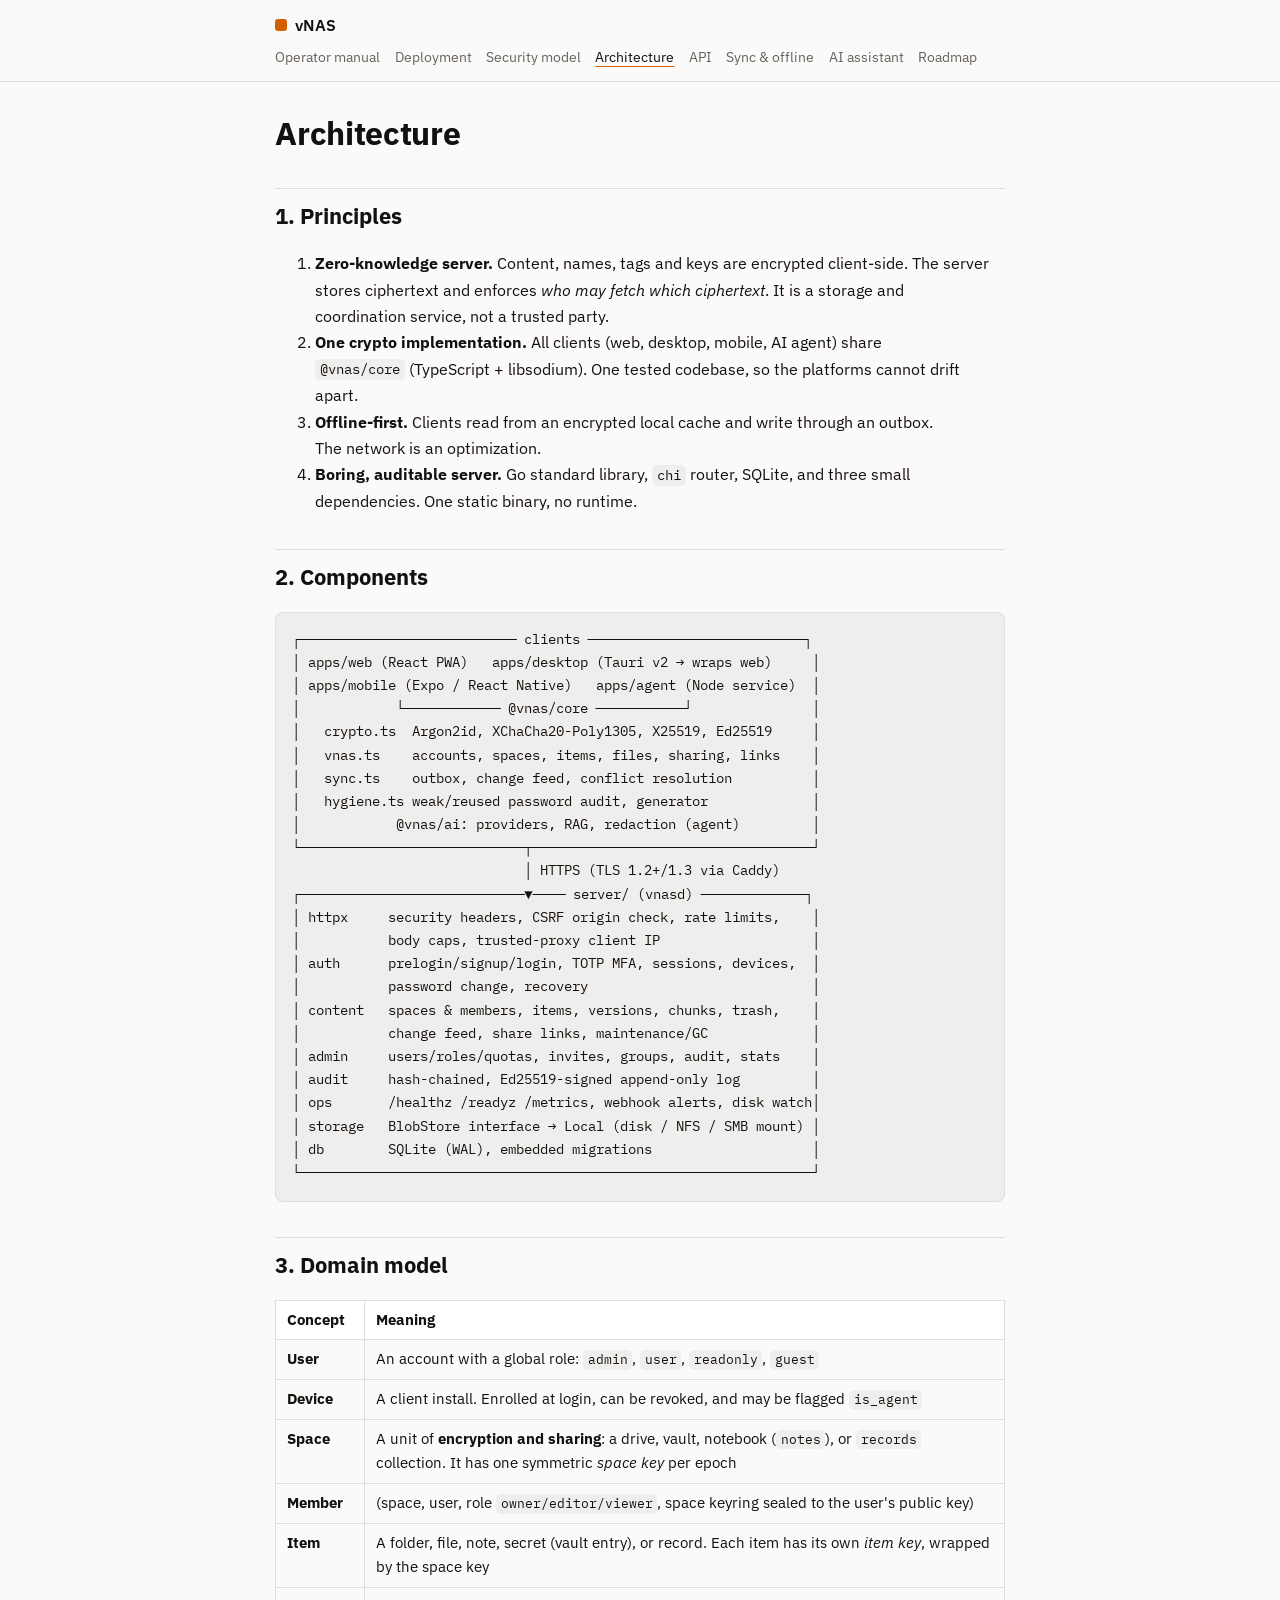
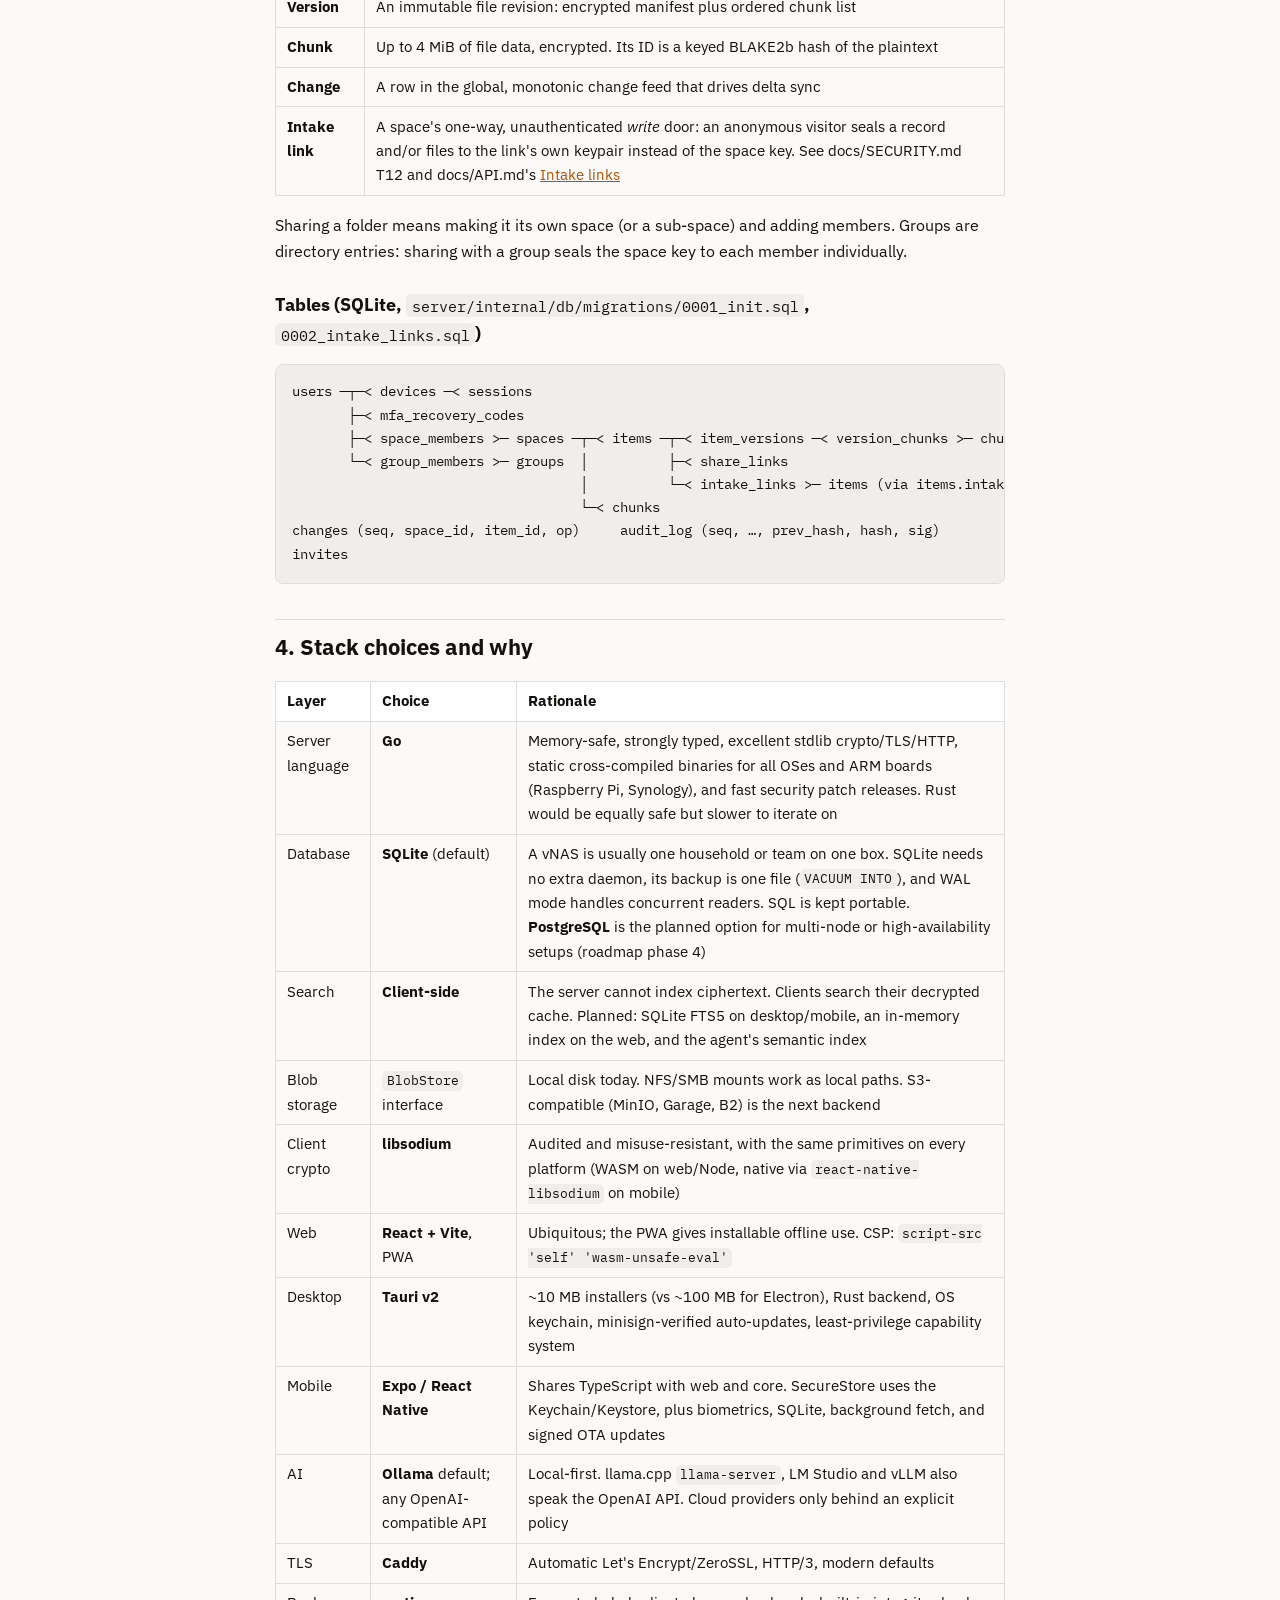
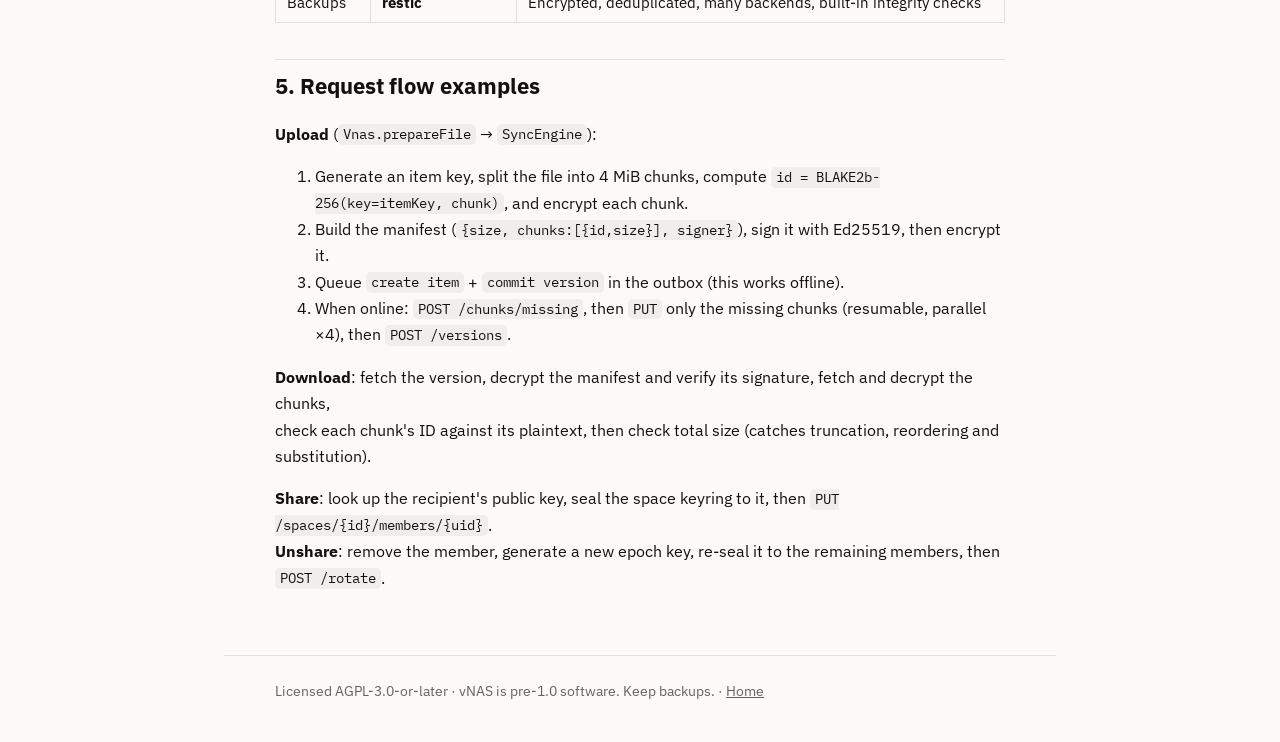
<file: docs/ARCHITECTURE.html>
<!doctype html>
<html lang="en">
<head>
<meta charset="utf-8">
<meta name="viewport" content="width=device-width, initial-scale=1">
<title>Architecture · vNAS</title>
<meta name="color-scheme" content="light dark">
<link rel="icon" href="data:image/svg+xml,%3Csvg xmlns='http://www.w3.org/2000/svg' viewBox='0 0 16 16'%3E%3Crect x='3' y='3' width='10' height='10' rx='3' fill='%23d36000'/%3E%3C/svg%3E">
<link rel="preconnect" href="https://fonts.googleapis.com">
<link rel="preconnect" href="https://fonts.gstatic.com" crossorigin>
<link href="https://fonts.googleapis.com/css2?family=IBM+Plex+Mono:wght@400;500&family=IBM+Plex+Sans:wght@400;500;600&display=swap" rel="stylesheet">
<script>try { var t = localStorage.getItem("vnas-theme"); if (t === "light" || t === "dark") document.documentElement.dataset.theme = t; } catch (e) {}</script>
<link rel="stylesheet" href="docs.css">
</head>
<body>
<header class="bar"><div class="wrap">
  <a class="logo" href="../"><i></i>vNAS</a>
  <nav aria-label="Documentation"><a href="OPERATOR_MANUAL.html">Operator manual</a><a href="DEPLOYMENT.html">Deployment</a><a href="SECURITY.html">Security model</a><a href="ARCHITECTURE.html" aria-current="page">Architecture</a><a href="API.html">API</a><a href="SYNC.html">Sync & offline</a><a href="AI.html">AI assistant</a><a href="ROADMAP.html">Roadmap</a></nav>
</div></header>
<main class="wrap"><article class="doc"><h1 id="architecture">Architecture</h1>
<h2 id="1-principles">1. Principles</h2>
<ol>
<li><strong>Zero-knowledge server.</strong> Content, names, tags and keys are encrypted client-side. The server<br>
stores ciphertext and enforces <em>who may fetch which ciphertext</em>. It is a storage and<br>
coordination service, not a trusted party.</li>
<li><strong>One crypto implementation.</strong> All clients (web, desktop, mobile, AI agent) share<br>
<code class="notranslate">@vnas/core</code> (TypeScript + libsodium). One tested codebase, so the platforms cannot drift apart.</li>
<li><strong>Offline-first.</strong> Clients read from an encrypted local cache and write through an outbox.<br>
The network is an optimization.</li>
<li><strong>Boring, auditable server.</strong> Go standard library, <code class="notranslate">chi</code> router, SQLite, and three small<br>
dependencies. One static binary, no runtime.</li>
</ol>
<h2 id="2-components">2. Components</h2>
<pre class="notranslate"><code class="notranslate">┌─────────────────────────── clients ───────────────────────────┐
│ apps/web (React PWA)   apps/desktop (Tauri v2 → wraps web)     │
│ apps/mobile (Expo / React Native)   apps/agent (Node service)  │
│            └──────────── @vnas/core ───────────┘               │
│   crypto.ts  Argon2id, XChaCha20-Poly1305, X25519, Ed25519     │
│   vnas.ts    accounts, spaces, items, files, sharing, links    │
│   sync.ts    outbox, change feed, conflict resolution          │
│   hygiene.ts weak/reused password audit, generator             │
│            @vnas/ai: providers, RAG, redaction (agent)         │
└────────────────────────────┬───────────────────────────────────┘
                             │ HTTPS (TLS 1.2+/1.3 via Caddy)
┌────────────────────────────▼──── server/ (vnasd) ─────────────┐
│ httpx     security headers, CSRF origin check, rate limits,    │
│           body caps, trusted-proxy client IP                   │
│ auth      prelogin/signup/login, TOTP MFA, sessions, devices,  │
│           password change, recovery                            │
│ content   spaces &amp; members, items, versions, chunks, trash,    │
│           change feed, share links, maintenance/GC             │
│ admin     users/roles/quotas, invites, groups, audit, stats    │
│ audit     hash-chained, Ed25519-signed append-only log         │
│ ops       /healthz /readyz /metrics, webhook alerts, disk watch│
│ storage   BlobStore interface → Local (disk / NFS / SMB mount) │
│ db        SQLite (WAL), embedded migrations                    │
└────────────────────────────────────────────────────────────────┘
</code></pre>
<h2 id="3-domain-model">3. Domain model</h2>
<markdown-accessiblity-table><table role="table">
<thead>
<tr>
<th>Concept</th>
<th>Meaning</th>
</tr>
</thead>
<tbody>
<tr>
<td><strong>User</strong></td>
<td>An account with a global role: <code class="notranslate">admin</code>, <code class="notranslate">user</code>, <code class="notranslate">readonly</code>, <code class="notranslate">guest</code></td>
</tr>
<tr>
<td><strong>Device</strong></td>
<td>A client install. Enrolled at login, can be revoked, and may be flagged <code class="notranslate">is_agent</code></td>
</tr>
<tr>
<td><strong>Space</strong></td>
<td>A unit of <strong>encryption and sharing</strong>: a drive, vault, notebook (<code class="notranslate">notes</code>), or <code class="notranslate">records</code> collection. It has one symmetric <em>space key</em> per epoch</td>
</tr>
<tr>
<td><strong>Member</strong></td>
<td>(space, user, role <code class="notranslate">owner/editor/viewer</code>, space keyring sealed to the user's public key)</td>
</tr>
<tr>
<td><strong>Item</strong></td>
<td>A folder, file, note, secret (vault entry), or record. Each item has its own <em>item key</em>, wrapped by the space key</td>
</tr>
<tr>
<td><strong>Version</strong></td>
<td>An immutable file revision: encrypted manifest plus ordered chunk list</td>
</tr>
<tr>
<td><strong>Chunk</strong></td>
<td>Up to 4 MiB of file data, encrypted. Its ID is a keyed BLAKE2b hash of the plaintext</td>
</tr>
<tr>
<td><strong>Change</strong></td>
<td>A row in the global, monotonic change feed that drives delta sync</td>
</tr>
<tr>
<td><strong>Intake link</strong></td>
<td>A space's one-way, unauthenticated <em>write</em> door: an anonymous visitor seals a record and/or files to the link's own keypair instead of the space key. See docs/SECURITY.md T12 and docs/API.md's <a href="API.html#intake-links">Intake links</a></td>
</tr>
</tbody>
</table></markdown-accessiblity-table>
<p>Sharing a folder means making it its own space (or a sub-space) and adding members. Groups are<br>
directory entries: sharing with a group seals the space key to each member individually.</p>
<h3 id="tables-sqlite-serverinternaldbmigrations0001initsql-0002intakelinkssql">Tables (SQLite, <code class="notranslate">server/internal/db/migrations/0001_init.sql</code>, <code class="notranslate">0002_intake_links.sql</code>)</h3>
<pre class="notranslate"><code class="notranslate">users ─┬─&lt; devices ─&lt; sessions
       ├─&lt; mfa_recovery_codes
       ├─&lt; space_members &gt;─ spaces ─┬─&lt; items ─┬─&lt; item_versions ─&lt; version_chunks &gt;─ chunks
       └─&lt; group_members &gt;─ groups  │          ├─&lt; share_links
                                    │          └─&lt; intake_links &gt;─ items (via items.intake_link_id)
                                    └─&lt; chunks
changes (seq, space_id, item_id, op)     audit_log (seq, …, prev_hash, hash, sig)
invites
</code></pre>
<h2 id="4-stack-choices-and-why">4. Stack choices and why</h2>
<markdown-accessiblity-table><table role="table">
<thead>
<tr>
<th>Layer</th>
<th>Choice</th>
<th>Rationale</th>
</tr>
</thead>
<tbody>
<tr>
<td>Server language</td>
<td><strong>Go</strong></td>
<td>Memory-safe, strongly typed, excellent stdlib crypto/TLS/HTTP, static cross-compiled binaries for all OSes and ARM boards (Raspberry Pi, Synology), and fast security patch releases. Rust would be equally safe but slower to iterate on</td>
</tr>
<tr>
<td>Database</td>
<td><strong>SQLite</strong> (default)</td>
<td>A vNAS is usually one household or team on one box. SQLite needs no extra daemon, its backup is one file (<code class="notranslate">VACUUM INTO</code>), and WAL mode handles concurrent readers. SQL is kept portable. <strong>PostgreSQL</strong> is the planned option for multi-node or high-availability setups (roadmap phase 4)</td>
</tr>
<tr>
<td>Search</td>
<td><strong>Client-side</strong></td>
<td>The server cannot index ciphertext. Clients search their decrypted cache. Planned: SQLite FTS5 on desktop/mobile, an in-memory index on the web, and the agent's semantic index</td>
</tr>
<tr>
<td>Blob storage</td>
<td><code class="notranslate">BlobStore</code> interface</td>
<td>Local disk today. NFS/SMB mounts work as local paths. S3-compatible (MinIO, Garage, B2) is the next backend</td>
</tr>
<tr>
<td>Client crypto</td>
<td><strong>libsodium</strong></td>
<td>Audited and misuse-resistant, with the same primitives on every platform (WASM on web/Node, native via <code class="notranslate">react-native-libsodium</code> on mobile)</td>
</tr>
<tr>
<td>Web</td>
<td><strong>React + Vite</strong>, PWA</td>
<td>Ubiquitous; the PWA gives installable offline use. CSP: <code class="notranslate">script-src 'self' 'wasm-unsafe-eval'</code></td>
</tr>
<tr>
<td>Desktop</td>
<td><strong>Tauri v2</strong></td>
<td>~10 MB installers (vs ~100 MB for Electron), Rust backend, OS keychain, minisign-verified auto-updates, least-privilege capability system</td>
</tr>
<tr>
<td>Mobile</td>
<td><strong>Expo / React Native</strong></td>
<td>Shares TypeScript with web and core. SecureStore uses the Keychain/Keystore, plus biometrics, SQLite, background fetch, and signed OTA updates</td>
</tr>
<tr>
<td>AI</td>
<td><strong>Ollama</strong> default; any OpenAI-compatible API</td>
<td>Local-first. llama.cpp <code class="notranslate">llama-server</code>, LM Studio and vLLM also speak the OpenAI API. Cloud providers only behind an explicit policy</td>
</tr>
<tr>
<td>TLS</td>
<td><strong>Caddy</strong></td>
<td>Automatic Let's Encrypt/ZeroSSL, HTTP/3, modern defaults</td>
</tr>
<tr>
<td>Backups</td>
<td><strong>restic</strong></td>
<td>Encrypted, deduplicated, many backends, built-in integrity checks</td>
</tr>
</tbody>
</table></markdown-accessiblity-table>
<h2 id="5-request-flow-examples">5. Request flow examples</h2>
<p><strong>Upload</strong> (<code class="notranslate">Vnas.prepareFile</code> → <code class="notranslate">SyncEngine</code>):</p>
<ol>
<li>Generate an item key, split the file into 4 MiB chunks, compute <code class="notranslate">id = BLAKE2b-256(key=itemKey, chunk)</code>, and encrypt each chunk.</li>
<li>Build the manifest (<code class="notranslate">{size, chunks:[{id,size}], signer}</code>), sign it with Ed25519, then encrypt it.</li>
<li>Queue <code class="notranslate">create item</code> + <code class="notranslate">commit version</code> in the outbox (this works offline).</li>
<li>When online: <code class="notranslate">POST /chunks/missing</code>, then <code class="notranslate">PUT</code> only the missing chunks (resumable, parallel ×4), then <code class="notranslate">POST /versions</code>.</li>
</ol>
<p><strong>Download</strong>: fetch the version, decrypt the manifest and verify its signature, fetch and decrypt the chunks,<br>
check each chunk's ID against its plaintext, then check total size (catches truncation, reordering and substitution).</p>
<p><strong>Share</strong>: look up the recipient's public key, seal the space keyring to it, then <code class="notranslate">PUT /spaces/{id}/members/{uid}</code>.<br>
<strong>Unshare</strong>: remove the member, generate a new epoch key, re-seal it to the remaining members, then <code class="notranslate">POST /rotate</code>.</p></article></main>
<footer class="wrap foot">Licensed AGPL-3.0-or-later · vNAS is pre-1.0 software. Keep backups. · <a href="../">Home</a></footer>
</body>
</html>
</file>
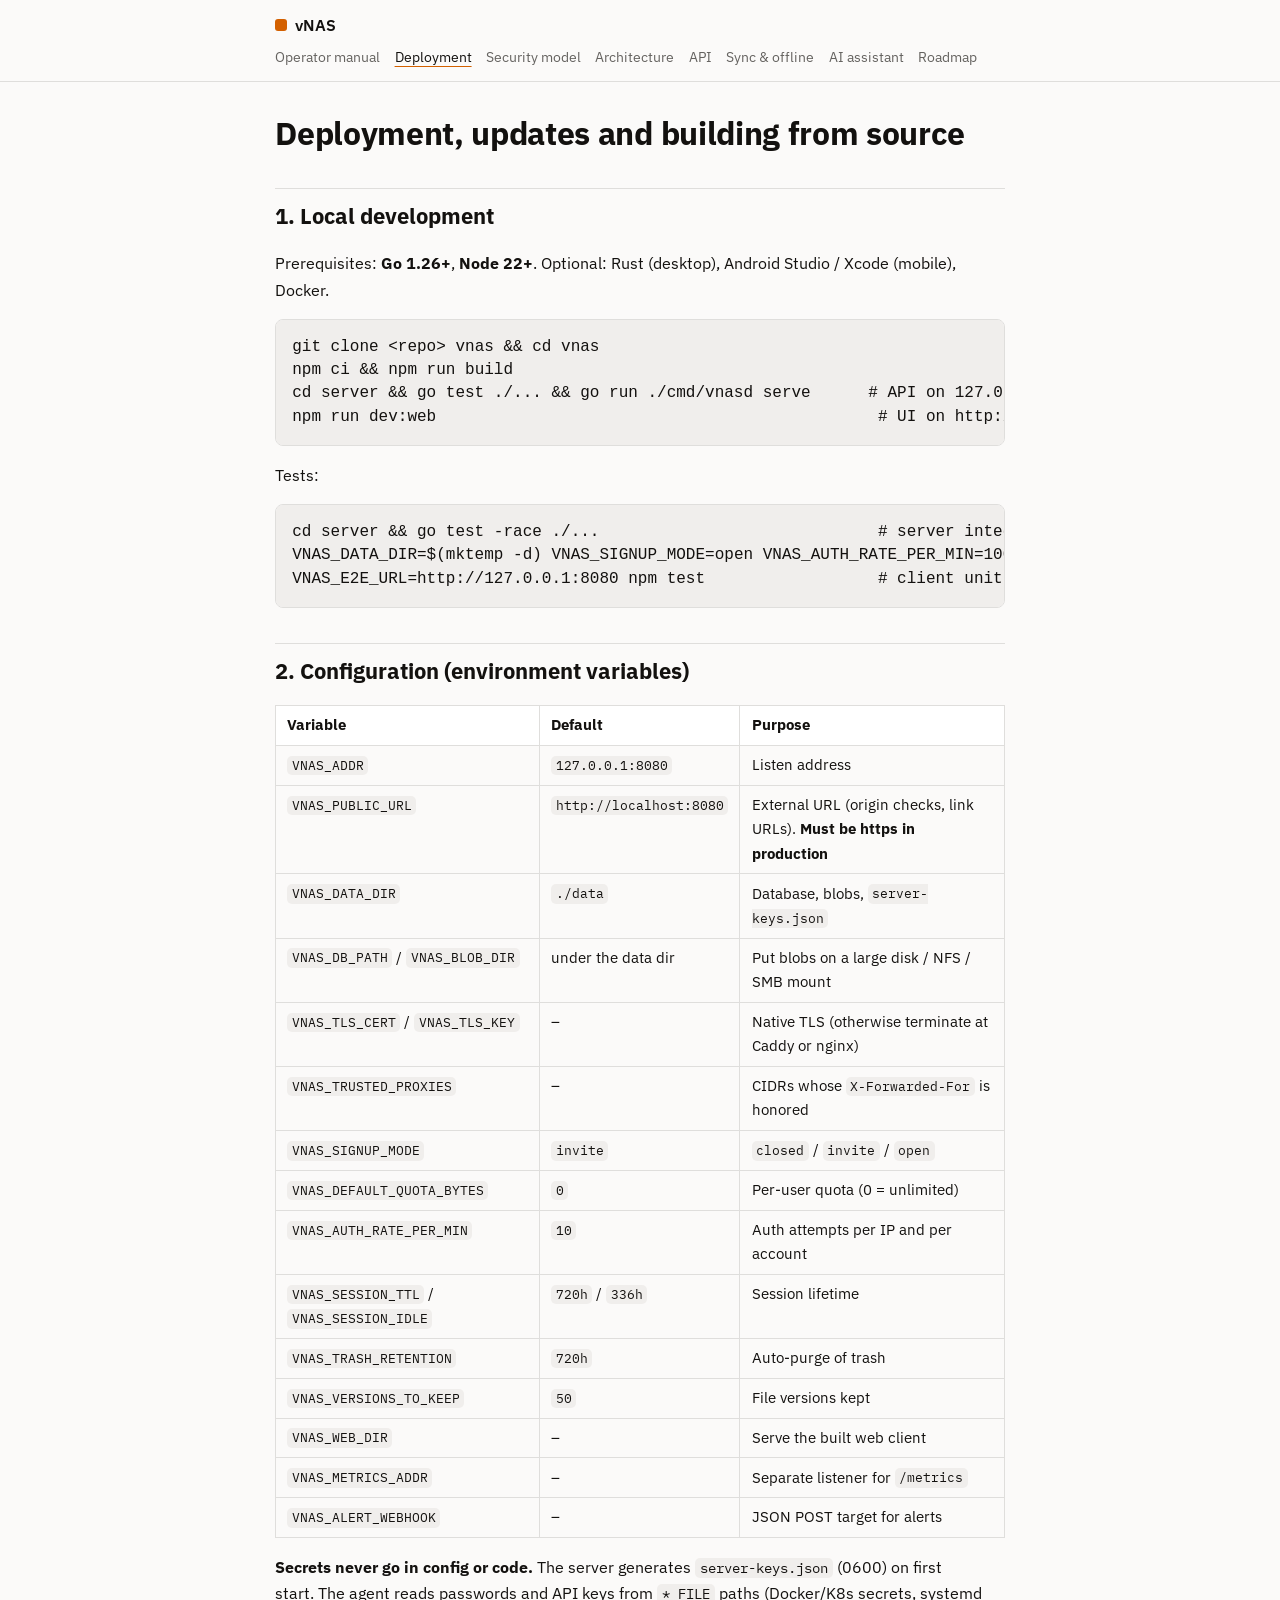
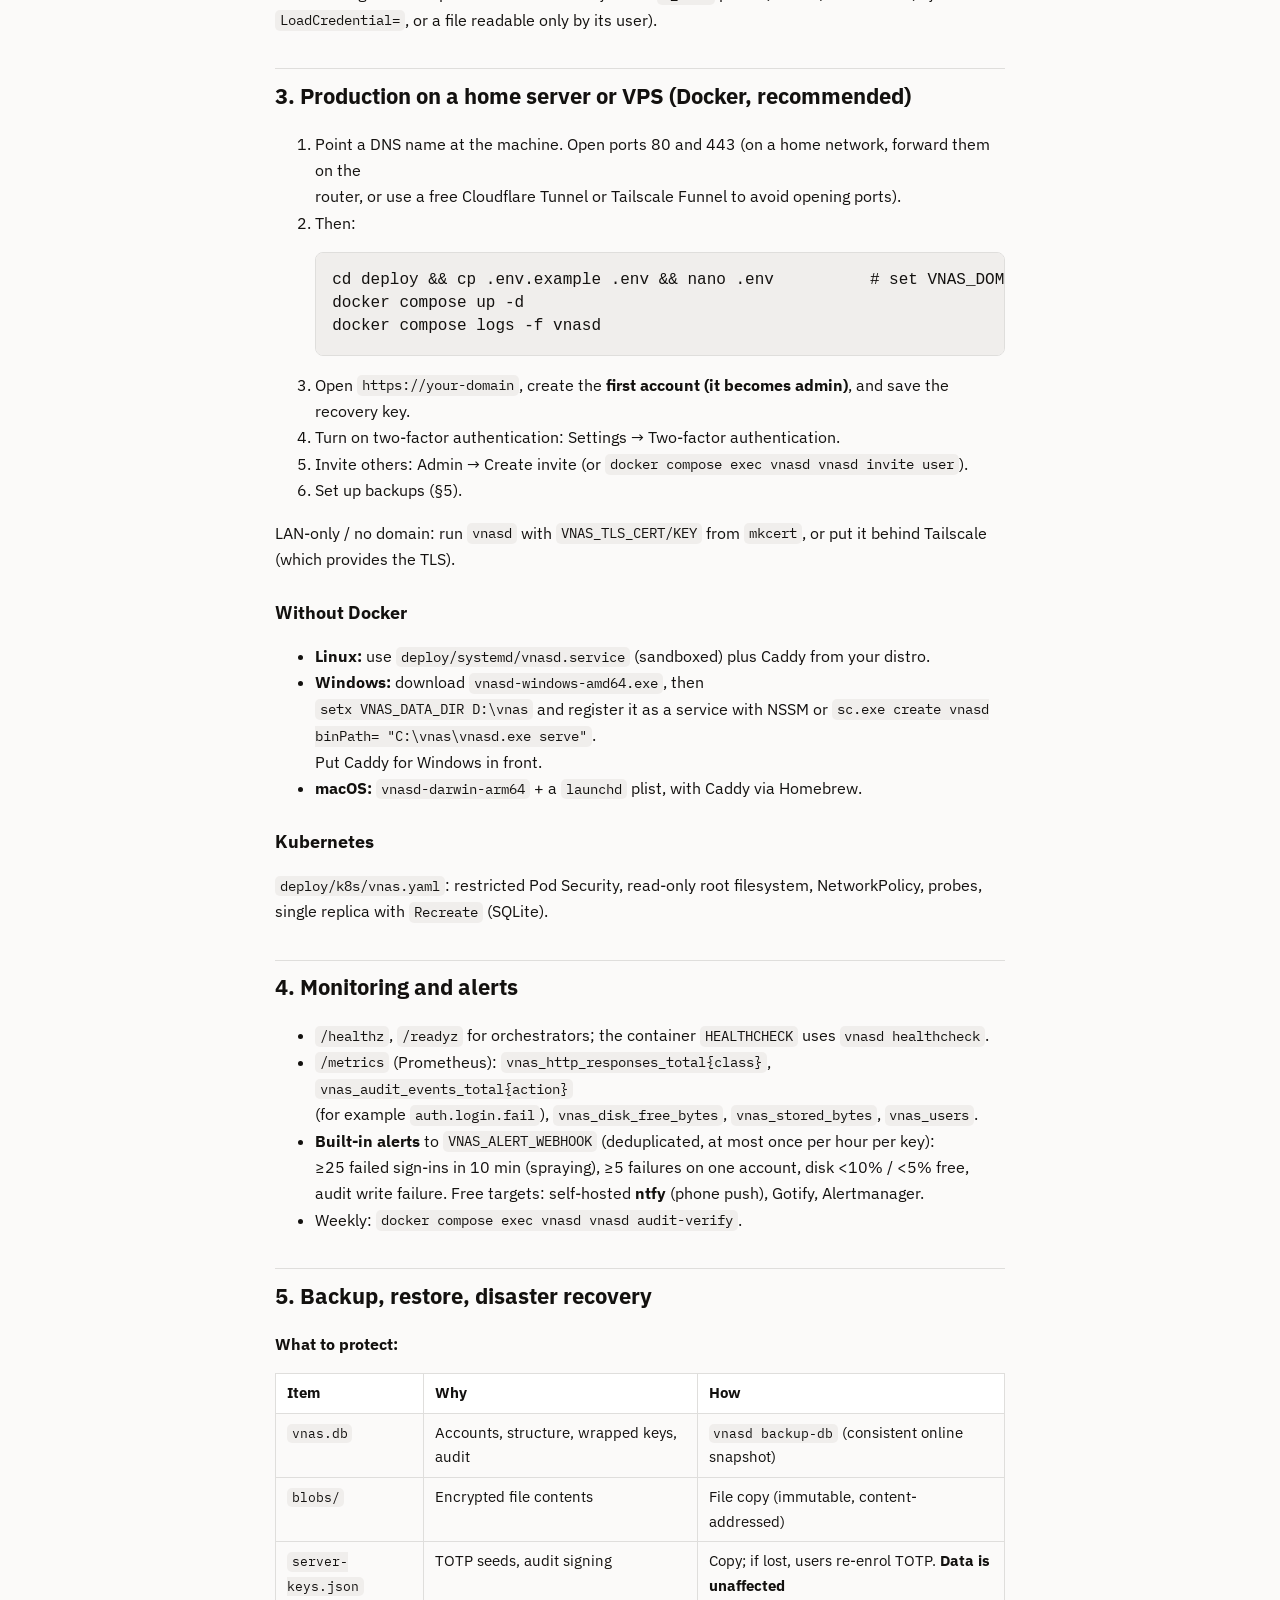
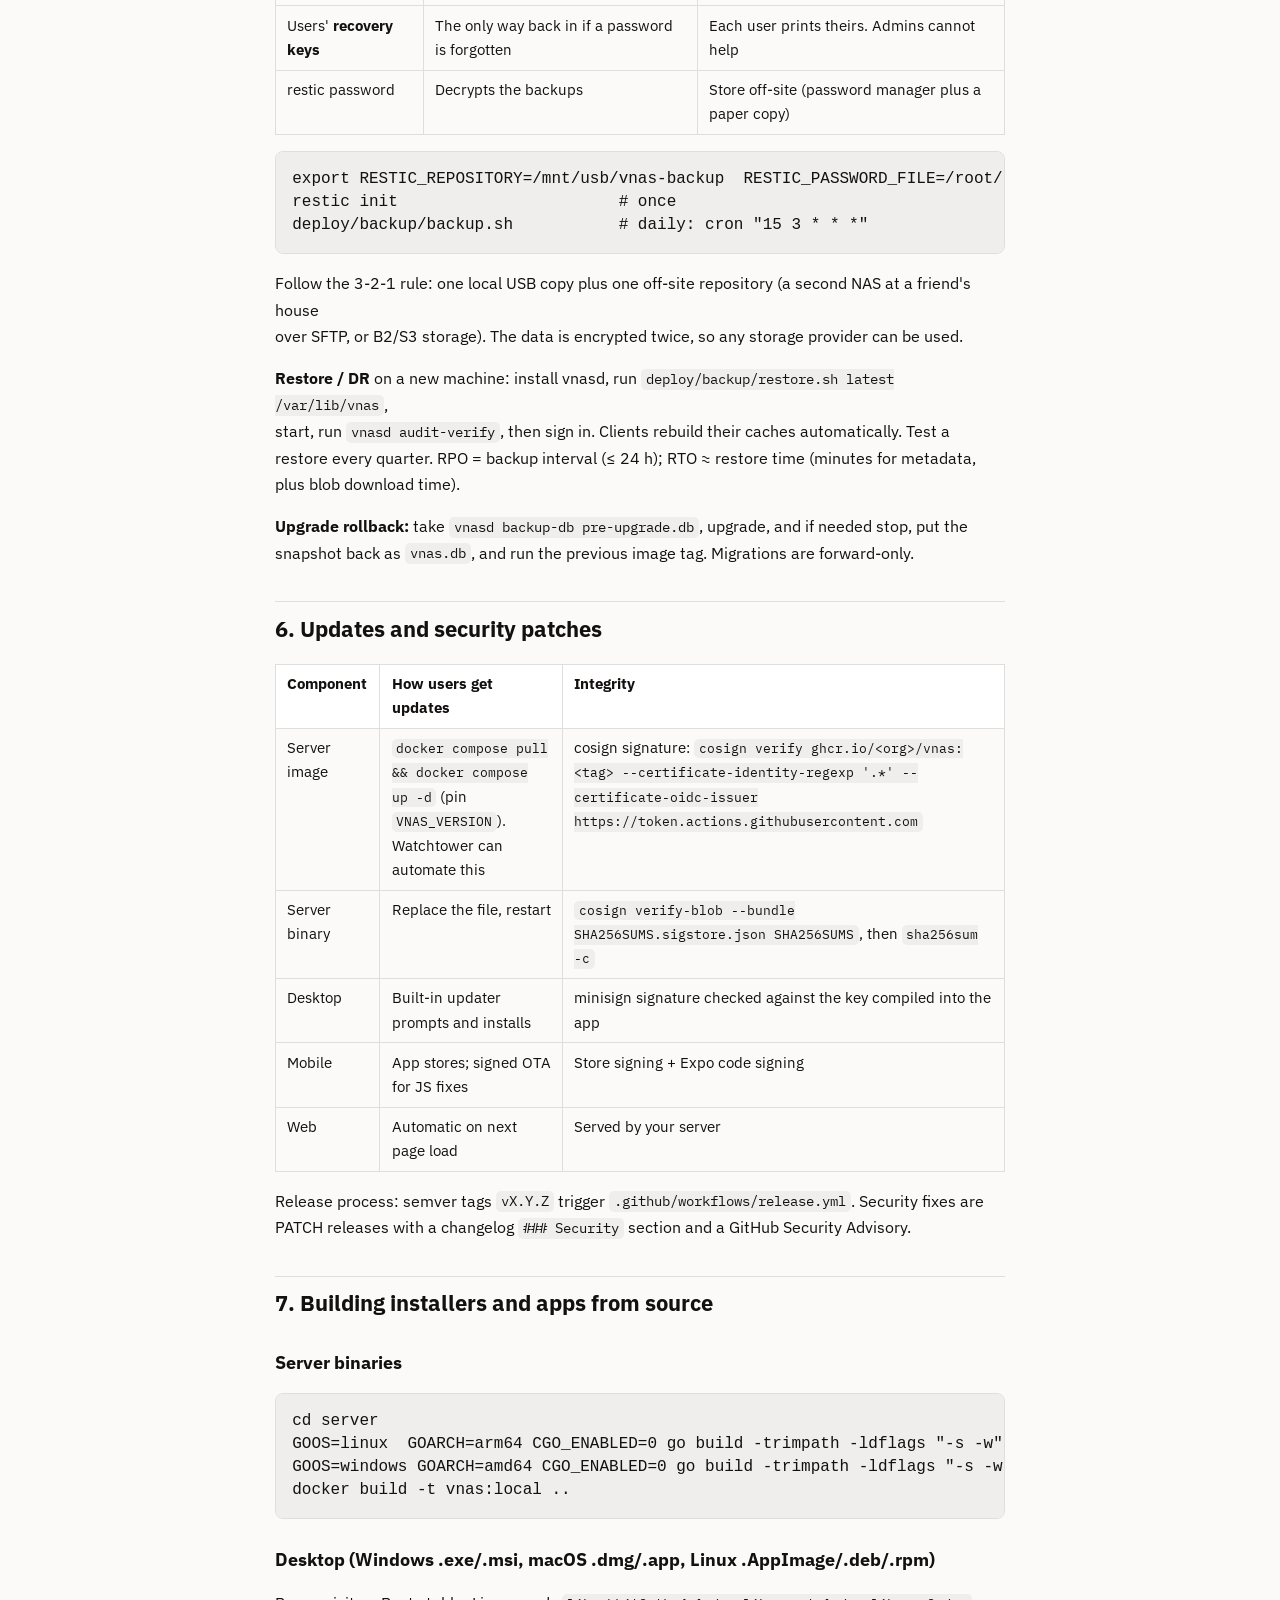
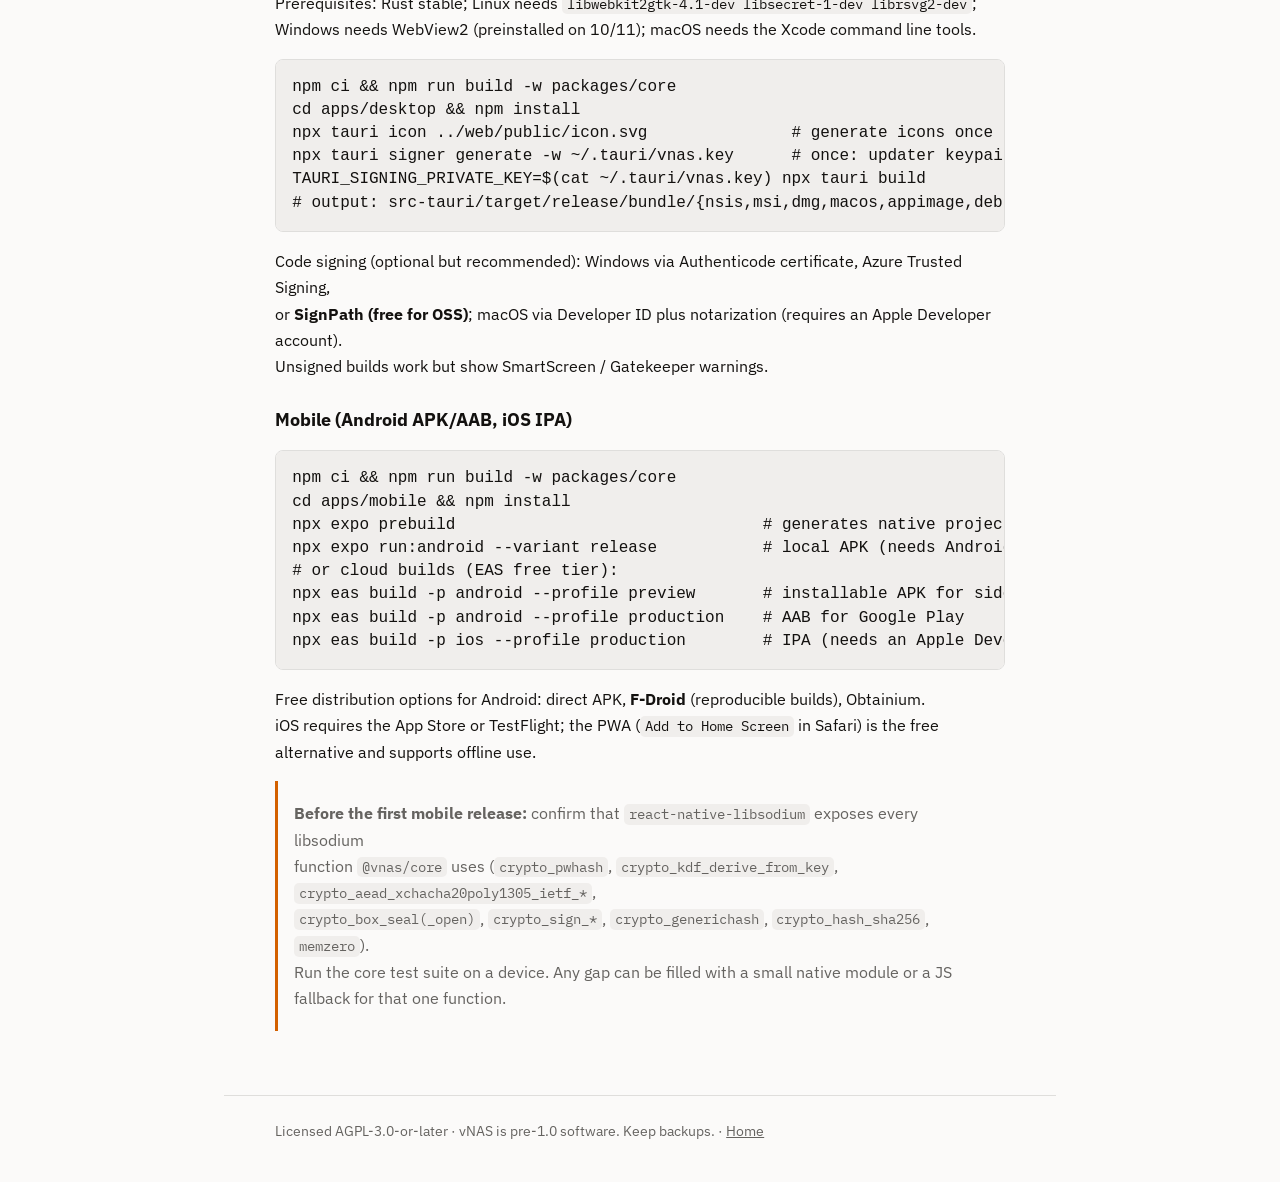
<file: docs/DEPLOYMENT.html>
<!doctype html>
<html lang="en">
<head>
<meta charset="utf-8">
<meta name="viewport" content="width=device-width, initial-scale=1">
<title>Deployment · vNAS</title>
<meta name="color-scheme" content="light dark">
<link rel="icon" href="data:image/svg+xml,%3Csvg xmlns='http://www.w3.org/2000/svg' viewBox='0 0 16 16'%3E%3Crect x='3' y='3' width='10' height='10' rx='3' fill='%23d36000'/%3E%3C/svg%3E">
<link rel="preconnect" href="https://fonts.googleapis.com">
<link rel="preconnect" href="https://fonts.gstatic.com" crossorigin>
<link href="https://fonts.googleapis.com/css2?family=IBM+Plex+Mono:wght@400;500&family=IBM+Plex+Sans:wght@400;500;600&display=swap" rel="stylesheet">
<script>try { var t = localStorage.getItem("vnas-theme"); if (t === "light" || t === "dark") document.documentElement.dataset.theme = t; } catch (e) {}</script>
<link rel="stylesheet" href="docs.css">
</head>
<body>
<header class="bar"><div class="wrap">
  <a class="logo" href="../"><i></i>vNAS</a>
  <nav aria-label="Documentation"><a href="OPERATOR_MANUAL.html">Operator manual</a><a href="DEPLOYMENT.html" aria-current="page">Deployment</a><a href="SECURITY.html">Security model</a><a href="ARCHITECTURE.html">Architecture</a><a href="API.html">API</a><a href="SYNC.html">Sync & offline</a><a href="AI.html">AI assistant</a><a href="ROADMAP.html">Roadmap</a></nav>
</div></header>
<main class="wrap"><article class="doc"><h1 id="deployment-updates-and-building-from-source">Deployment, updates and building from source</h1>
<h2 id="1-local-development">1. Local development</h2>
<p>Prerequisites: <strong>Go 1.26+</strong>, <strong>Node 22+</strong>. Optional: Rust (desktop), Android Studio / Xcode (mobile), Docker.</p>
<div class="highlight highlight-source-shell"><pre class="notranslate">git clone <span class="pl-k">&lt;</span>repo<span class="pl-k">&gt;</span> vnas <span class="pl-k">&amp;&amp;</span> <span class="pl-c1">cd</span> vnas
npm ci <span class="pl-k">&amp;&amp;</span> npm run build
<span class="pl-c1">cd</span> server <span class="pl-k">&amp;&amp;</span> go <span class="pl-c1">test</span> ./... <span class="pl-k">&amp;&amp;</span> go run ./cmd/vnasd serve      <span class="pl-c"><span class="pl-c">#</span> API on 127.0.0.1:8080, data in ./data</span>
npm run dev:web                                              <span class="pl-c"><span class="pl-c">#</span> UI on http://localhost:5173 (proxies /api)</span></pre></div>
<p>Tests:</p>
<div class="highlight highlight-source-shell"><pre class="notranslate"><span class="pl-c1">cd</span> server <span class="pl-k">&amp;&amp;</span> go <span class="pl-c1">test</span> -race ./...                             <span class="pl-c"><span class="pl-c">#</span> server integration tests</span>
VNAS_DATA_DIR=<span class="pl-s"><span class="pl-pds">$(</span>mktemp -d<span class="pl-pds">)</span></span> VNAS_SIGNUP_MODE=open VNAS_AUTH_RATE_PER_MIN=1000 go run ./cmd/vnasd serve <span class="pl-k">&amp;</span>
VNAS_E2E_URL=http://127.0.0.1:8080 npm <span class="pl-c1">test</span>                  <span class="pl-c"><span class="pl-c">#</span> client unit + end-to-end</span></pre></div>
<h2 id="2-configuration-environment-variables">2. Configuration (environment variables)</h2>
<markdown-accessiblity-table><table role="table">
<thead>
<tr>
<th>Variable</th>
<th>Default</th>
<th>Purpose</th>
</tr>
</thead>
<tbody>
<tr>
<td><code class="notranslate">VNAS_ADDR</code></td>
<td><code class="notranslate">127.0.0.1:8080</code></td>
<td>Listen address</td>
</tr>
<tr>
<td><code class="notranslate">VNAS_PUBLIC_URL</code></td>
<td><code class="notranslate">http://localhost:8080</code></td>
<td>External URL (origin checks, link URLs). <strong>Must be https in production</strong></td>
</tr>
<tr>
<td><code class="notranslate">VNAS_DATA_DIR</code></td>
<td><code class="notranslate">./data</code></td>
<td>Database, blobs, <code class="notranslate">server-keys.json</code></td>
</tr>
<tr>
<td><code class="notranslate">VNAS_DB_PATH</code> / <code class="notranslate">VNAS_BLOB_DIR</code></td>
<td>under the data dir</td>
<td>Put blobs on a large disk / NFS / SMB mount</td>
</tr>
<tr>
<td><code class="notranslate">VNAS_TLS_CERT</code> / <code class="notranslate">VNAS_TLS_KEY</code></td>
<td>–</td>
<td>Native TLS (otherwise terminate at Caddy or nginx)</td>
</tr>
<tr>
<td><code class="notranslate">VNAS_TRUSTED_PROXIES</code></td>
<td>–</td>
<td>CIDRs whose <code class="notranslate">X-Forwarded-For</code> is honored</td>
</tr>
<tr>
<td><code class="notranslate">VNAS_SIGNUP_MODE</code></td>
<td><code class="notranslate">invite</code></td>
<td><code class="notranslate">closed</code> / <code class="notranslate">invite</code> / <code class="notranslate">open</code></td>
</tr>
<tr>
<td><code class="notranslate">VNAS_DEFAULT_QUOTA_BYTES</code></td>
<td><code class="notranslate">0</code></td>
<td>Per-user quota (0 = unlimited)</td>
</tr>
<tr>
<td><code class="notranslate">VNAS_AUTH_RATE_PER_MIN</code></td>
<td><code class="notranslate">10</code></td>
<td>Auth attempts per IP and per account</td>
</tr>
<tr>
<td><code class="notranslate">VNAS_SESSION_TTL</code> / <code class="notranslate">VNAS_SESSION_IDLE</code></td>
<td><code class="notranslate">720h</code> / <code class="notranslate">336h</code></td>
<td>Session lifetime</td>
</tr>
<tr>
<td><code class="notranslate">VNAS_TRASH_RETENTION</code></td>
<td><code class="notranslate">720h</code></td>
<td>Auto-purge of trash</td>
</tr>
<tr>
<td><code class="notranslate">VNAS_VERSIONS_TO_KEEP</code></td>
<td><code class="notranslate">50</code></td>
<td>File versions kept</td>
</tr>
<tr>
<td><code class="notranslate">VNAS_WEB_DIR</code></td>
<td>–</td>
<td>Serve the built web client</td>
</tr>
<tr>
<td><code class="notranslate">VNAS_METRICS_ADDR</code></td>
<td>–</td>
<td>Separate listener for <code class="notranslate">/metrics</code></td>
</tr>
<tr>
<td><code class="notranslate">VNAS_ALERT_WEBHOOK</code></td>
<td>–</td>
<td>JSON POST target for alerts</td>
</tr>
</tbody>
</table></markdown-accessiblity-table>
<p><strong>Secrets never go in config or code.</strong> The server generates <code class="notranslate">server-keys.json</code> (0600) on first<br>
start. The agent reads passwords and API keys from <code class="notranslate">*_FILE</code> paths (Docker/K8s secrets, systemd<br>
<code class="notranslate">LoadCredential=</code>, or a file readable only by its user).</p>
<h2 id="3-production-on-a-home-server-or-vps-docker-recommended">3. Production on a home server or VPS (Docker, recommended)</h2>
<ol>
<li>Point a DNS name at the machine. Open ports 80 and 443 (on a home network, forward them on the<br>
router, or use a free Cloudflare Tunnel or Tailscale Funnel to avoid opening ports).</li>
<li>Then:
<div class="highlight highlight-source-shell"><pre class="notranslate"><span class="pl-c1">cd</span> deploy <span class="pl-k">&amp;&amp;</span> cp .env.example .env <span class="pl-k">&amp;&amp;</span> nano .env          <span class="pl-c"><span class="pl-c">#</span> set VNAS_DOMAIN, ACME_EMAIL</span>
docker compose up -d
docker compose logs -f vnasd</pre></div>
</li>
<li>Open <code class="notranslate">https://your-domain</code>, create the <strong>first account (it becomes admin)</strong>, and save the recovery key.</li>
<li>Turn on two-factor authentication: Settings → Two-factor authentication.</li>
<li>Invite others: Admin → Create invite (or <code class="notranslate">docker compose exec vnasd vnasd invite user</code>).</li>
<li>Set up backups (§5).</li>
</ol>
<p>LAN-only / no domain: run <code class="notranslate">vnasd</code> with <code class="notranslate">VNAS_TLS_CERT/KEY</code> from <code class="notranslate">mkcert</code>, or put it behind Tailscale<br>
(which provides the TLS).</p>
<h3 id="without-docker">Without Docker</h3>
<ul>
<li><strong>Linux:</strong> use <code class="notranslate">deploy/systemd/vnasd.service</code> (sandboxed) plus Caddy from your distro.</li>
<li><strong>Windows:</strong> download <code class="notranslate">vnasd-windows-amd64.exe</code>, then<br>
<code class="notranslate">setx VNAS_DATA_DIR D:\vnas</code> and register it as a service with NSSM or <code class="notranslate">sc.exe create vnasd binPath= "C:\vnas\vnasd.exe serve"</code>.<br>
Put Caddy for Windows in front.</li>
<li><strong>macOS:</strong> <code class="notranslate">vnasd-darwin-arm64</code> + a <code class="notranslate">launchd</code> plist, with Caddy via Homebrew.</li>
</ul>
<h3 id="kubernetes">Kubernetes</h3>
<p><code class="notranslate">deploy/k8s/vnas.yaml</code>: restricted Pod Security, read-only root filesystem, NetworkPolicy, probes,<br>
single replica with <code class="notranslate">Recreate</code> (SQLite).</p>
<h2 id="4-monitoring-and-alerts">4. Monitoring and alerts</h2>
<ul>
<li><code class="notranslate">/healthz</code>, <code class="notranslate">/readyz</code> for orchestrators; the container <code class="notranslate">HEALTHCHECK</code> uses <code class="notranslate">vnasd healthcheck</code>.</li>
<li><code class="notranslate">/metrics</code> (Prometheus): <code class="notranslate">vnas_http_responses_total{class}</code>, <code class="notranslate">vnas_audit_events_total{action}</code><br>
(for example <code class="notranslate">auth.login.fail</code>), <code class="notranslate">vnas_disk_free_bytes</code>, <code class="notranslate">vnas_stored_bytes</code>, <code class="notranslate">vnas_users</code>.</li>
<li><strong>Built-in alerts</strong> to <code class="notranslate">VNAS_ALERT_WEBHOOK</code> (deduplicated, at most once per hour per key):<br>
≥25 failed sign-ins in 10 min (spraying), ≥5 failures on one account, disk &lt;10% / &lt;5% free,<br>
audit write failure. Free targets: self-hosted <strong>ntfy</strong> (phone push), Gotify, Alertmanager.</li>
<li>Weekly: <code class="notranslate">docker compose exec vnasd vnasd audit-verify</code>.</li>
</ul>
<h2 id="5-backup-restore-disaster-recovery">5. Backup, restore, disaster recovery</h2>
<p><strong>What to protect:</strong></p>
<markdown-accessiblity-table><table role="table">
<thead>
<tr>
<th>Item</th>
<th>Why</th>
<th>How</th>
</tr>
</thead>
<tbody>
<tr>
<td><code class="notranslate">vnas.db</code></td>
<td>Accounts, structure, wrapped keys, audit</td>
<td><code class="notranslate">vnasd backup-db</code> (consistent online snapshot)</td>
</tr>
<tr>
<td><code class="notranslate">blobs/</code></td>
<td>Encrypted file contents</td>
<td>File copy (immutable, content-addressed)</td>
</tr>
<tr>
<td><code class="notranslate">server-keys.json</code></td>
<td>TOTP seeds, audit signing</td>
<td>Copy; if lost, users re-enrol TOTP. <strong>Data is unaffected</strong></td>
</tr>
<tr>
<td>Users' <strong>recovery keys</strong></td>
<td>The only way back in if a password is forgotten</td>
<td>Each user prints theirs. Admins cannot help</td>
</tr>
<tr>
<td>restic password</td>
<td>Decrypts the backups</td>
<td>Store off-site (password manager plus a paper copy)</td>
</tr>
</tbody>
</table></markdown-accessiblity-table>
<div class="highlight highlight-source-shell"><pre class="notranslate"><span class="pl-k">export</span> RESTIC_REPOSITORY=/mnt/usb/vnas-backup  RESTIC_PASSWORD_FILE=/root/.restic-pass
restic init                       <span class="pl-c"><span class="pl-c">#</span> once</span>
deploy/backup/backup.sh           <span class="pl-c"><span class="pl-c">#</span> daily: cron "15 3 * * *"</span></pre></div>
<p>Follow the 3-2-1 rule: one local USB copy plus one off-site repository (a second NAS at a friend's house<br>
over SFTP, or B2/S3 storage). The data is encrypted twice, so any storage provider can be used.</p>
<p><strong>Restore / DR</strong> on a new machine: install vnasd, run <code class="notranslate">deploy/backup/restore.sh latest /var/lib/vnas</code>,<br>
start, run <code class="notranslate">vnasd audit-verify</code>, then sign in. Clients rebuild their caches automatically. Test a<br>
restore every quarter. RPO = backup interval (≤ 24 h); RTO ≈ restore time (minutes for metadata,<br>
plus blob download time).</p>
<p><strong>Upgrade rollback:</strong> take <code class="notranslate">vnasd backup-db pre-upgrade.db</code>, upgrade, and if needed stop, put the<br>
snapshot back as <code class="notranslate">vnas.db</code>, and run the previous image tag. Migrations are forward-only.</p>
<h2 id="6-updates-and-security-patches">6. Updates and security patches</h2>
<markdown-accessiblity-table><table role="table">
<thead>
<tr>
<th>Component</th>
<th>How users get updates</th>
<th>Integrity</th>
</tr>
</thead>
<tbody>
<tr>
<td>Server image</td>
<td><code class="notranslate">docker compose pull &amp;&amp; docker compose up -d</code> (pin <code class="notranslate">VNAS_VERSION</code>). Watchtower can automate this</td>
<td>cosign signature: <code class="notranslate">cosign verify ghcr.io/&lt;org&gt;/vnas:&lt;tag&gt; --certificate-identity-regexp '.*' --certificate-oidc-issuer https://token.actions.githubusercontent.com</code></td>
</tr>
<tr>
<td>Server binary</td>
<td>Replace the file, restart</td>
<td><code class="notranslate">cosign verify-blob --bundle SHA256SUMS.sigstore.json SHA256SUMS</code>, then <code class="notranslate">sha256sum -c</code></td>
</tr>
<tr>
<td>Desktop</td>
<td>Built-in updater prompts and installs</td>
<td>minisign signature checked against the key compiled into the app</td>
</tr>
<tr>
<td>Mobile</td>
<td>App stores; signed OTA for JS fixes</td>
<td>Store signing + Expo code signing</td>
</tr>
<tr>
<td>Web</td>
<td>Automatic on next page load</td>
<td>Served by your server</td>
</tr>
</tbody>
</table></markdown-accessiblity-table>
<p>Release process: semver tags <code class="notranslate">vX.Y.Z</code> trigger <code class="notranslate">.github/workflows/release.yml</code>. Security fixes are<br>
PATCH releases with a changelog <code class="notranslate">### Security</code> section and a GitHub Security Advisory.</p>
<h2 id="7-building-installers-and-apps-from-source">7. Building installers and apps from source</h2>
<h3 id="server-binaries">Server binaries</h3>
<div class="highlight highlight-source-shell"><pre class="notranslate"><span class="pl-c1">cd</span> server
GOOS=linux  GOARCH=arm64 CGO_ENABLED=0 go build -trimpath -ldflags <span class="pl-s"><span class="pl-pds">"</span>-s -w<span class="pl-pds">"</span></span> -o vnasd-linux-arm64 ./cmd/vnasd
GOOS=windows GOARCH=amd64 CGO_ENABLED=0 go build -trimpath -ldflags <span class="pl-s"><span class="pl-pds">"</span>-s -w<span class="pl-pds">"</span></span> -o vnasd.exe ./cmd/vnasd
docker build -t vnas:local ..</pre></div>
<h3 id="desktop-windows-exemsi-macos-dmgapp-linux-appimagedebrpm">Desktop (Windows .exe/.msi, macOS .dmg/.app, Linux .AppImage/.deb/.rpm)</h3>
<p>Prerequisites: Rust stable; Linux needs <code class="notranslate">libwebkit2gtk-4.1-dev libsecret-1-dev librsvg2-dev</code>;<br>
Windows needs WebView2 (preinstalled on 10/11); macOS needs the Xcode command line tools.</p>
<div class="highlight highlight-source-shell"><pre class="notranslate">npm ci <span class="pl-k">&amp;&amp;</span> npm run build -w packages/core
<span class="pl-c1">cd</span> apps/desktop <span class="pl-k">&amp;&amp;</span> npm install
npx tauri icon ../web/public/icon.svg               <span class="pl-c"><span class="pl-c">#</span> generate icons once</span>
npx tauri signer generate -w <span class="pl-k">~</span>/.tauri/vnas.key      <span class="pl-c"><span class="pl-c">#</span> once: updater keypair → put pubkey in tauri.conf.json</span>
TAURI_SIGNING_PRIVATE_KEY=<span class="pl-s"><span class="pl-pds">$(</span>cat <span class="pl-k">~</span>/.tauri/vnas.key<span class="pl-pds">)</span></span> npx tauri build
<span class="pl-c"><span class="pl-c">#</span> output: src-tauri/target/release/bundle/{nsis,msi,dmg,macos,appimage,deb,rpm}</span></pre></div>
<p>Code signing (optional but recommended): Windows via Authenticode certificate, Azure Trusted Signing,<br>
or <strong>SignPath (free for OSS)</strong>; macOS via Developer ID plus notarization (requires an Apple Developer account).<br>
Unsigned builds work but show SmartScreen / Gatekeeper warnings.</p>
<h3 id="mobile-android-apkaab-ios-ipa">Mobile (Android APK/AAB, iOS IPA)</h3>
<div class="highlight highlight-source-shell"><pre class="notranslate">npm ci <span class="pl-k">&amp;&amp;</span> npm run build -w packages/core
<span class="pl-c1">cd</span> apps/mobile <span class="pl-k">&amp;&amp;</span> npm install
npx expo prebuild                                <span class="pl-c"><span class="pl-c">#</span> generates native projects</span>
npx expo run:android --variant release           <span class="pl-c"><span class="pl-c">#</span> local APK (needs Android SDK)</span>
<span class="pl-c"><span class="pl-c">#</span> or cloud builds (EAS free tier):</span>
npx eas build -p android --profile preview       <span class="pl-c"><span class="pl-c">#</span> installable APK for sideloading</span>
npx eas build -p android --profile production    <span class="pl-c"><span class="pl-c">#</span> AAB for Google Play</span>
npx eas build -p ios --profile production        <span class="pl-c"><span class="pl-c">#</span> IPA (needs an Apple Developer account)</span></pre></div>
<p>Free distribution options for Android: direct APK, <strong>F-Droid</strong> (reproducible builds), Obtainium.<br>
iOS requires the App Store or TestFlight; the PWA (<code class="notranslate">Add to Home Screen</code> in Safari) is the free<br>
alternative and supports offline use.</p>
<blockquote>
<p><strong>Before the first mobile release:</strong> confirm that <code class="notranslate">react-native-libsodium</code> exposes every libsodium<br>
function <code class="notranslate">@vnas/core</code> uses (<code class="notranslate">crypto_pwhash</code>, <code class="notranslate">crypto_kdf_derive_from_key</code>, <code class="notranslate">crypto_aead_xchacha20poly1305_ietf_*</code>,<br>
<code class="notranslate">crypto_box_seal(_open)</code>, <code class="notranslate">crypto_sign_*</code>, <code class="notranslate">crypto_generichash</code>, <code class="notranslate">crypto_hash_sha256</code>, <code class="notranslate">memzero</code>).<br>
Run the core test suite on a device. Any gap can be filled with a small native module or a JS fallback for that one function.</p>
</blockquote></article></main>
<footer class="wrap foot">Licensed AGPL-3.0-or-later · vNAS is pre-1.0 software. Keep backups. · <a href="../">Home</a></footer>
</body>
</html>
</file>
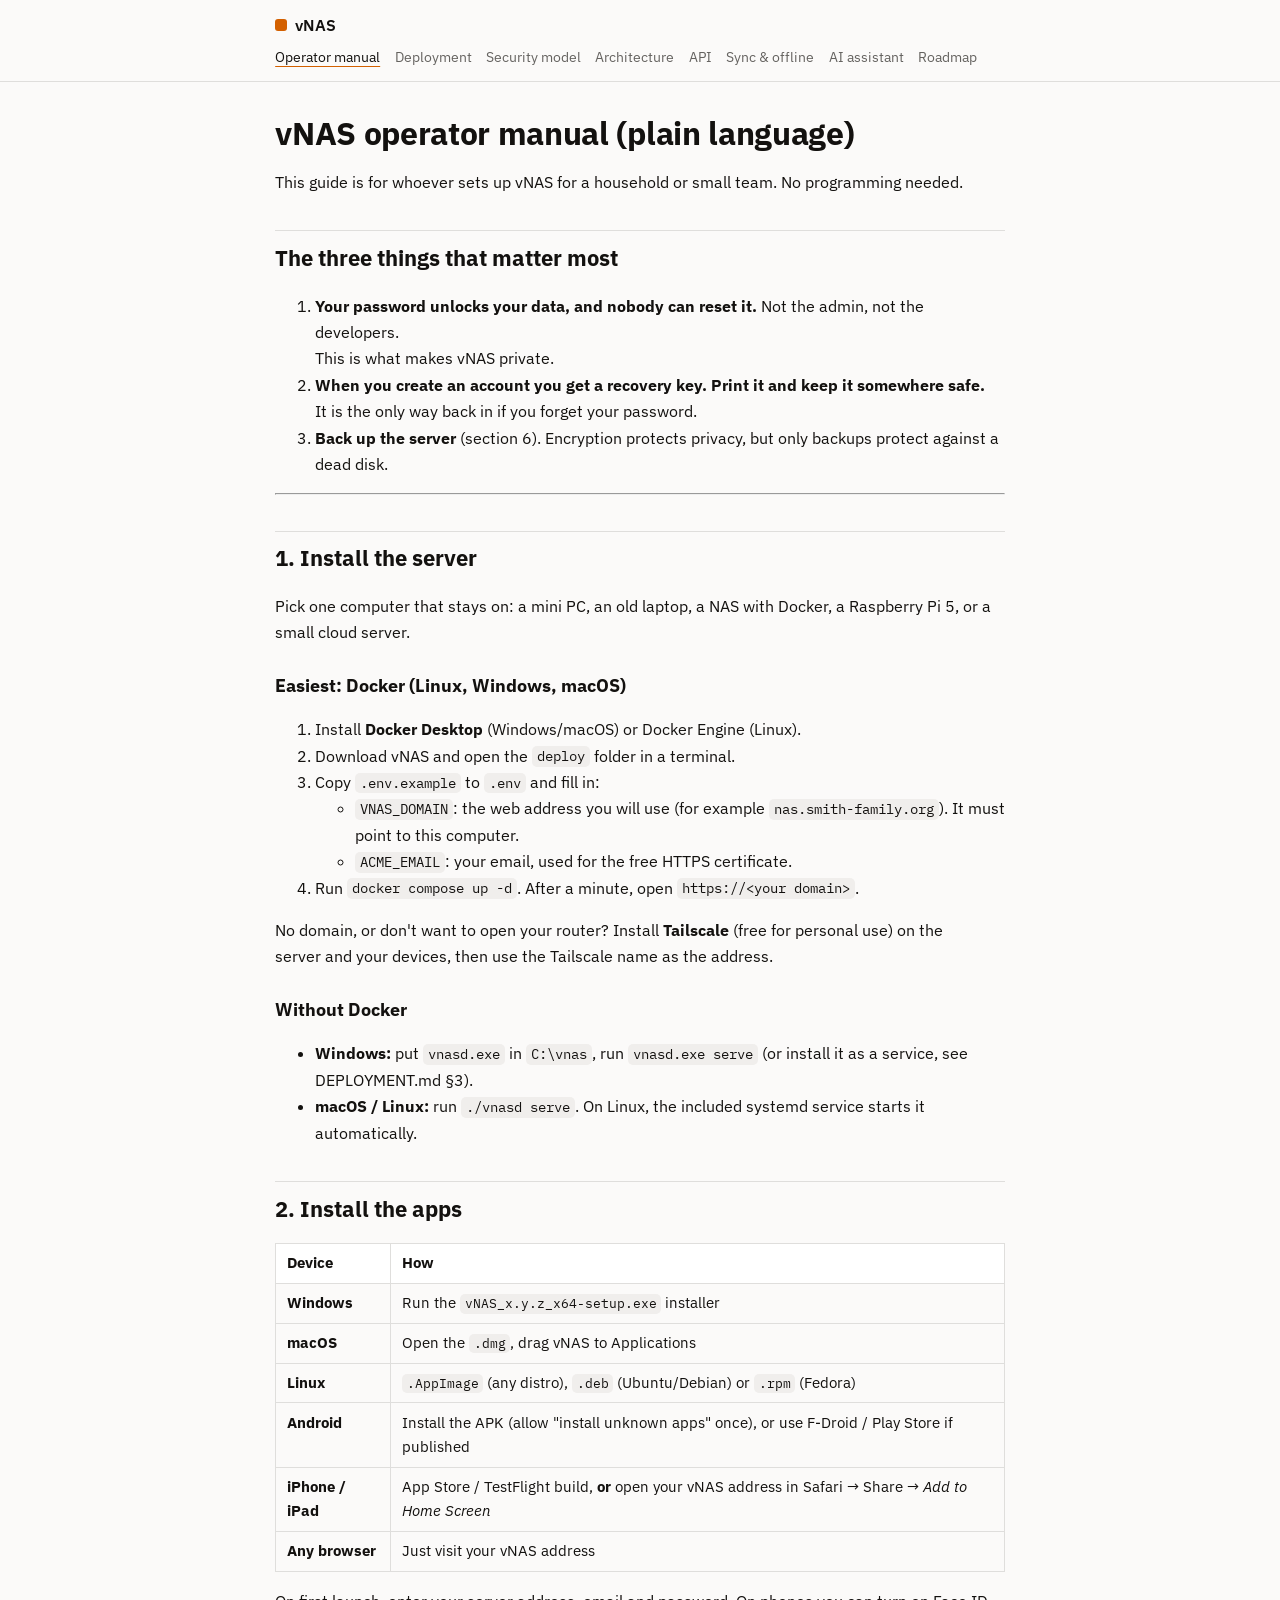
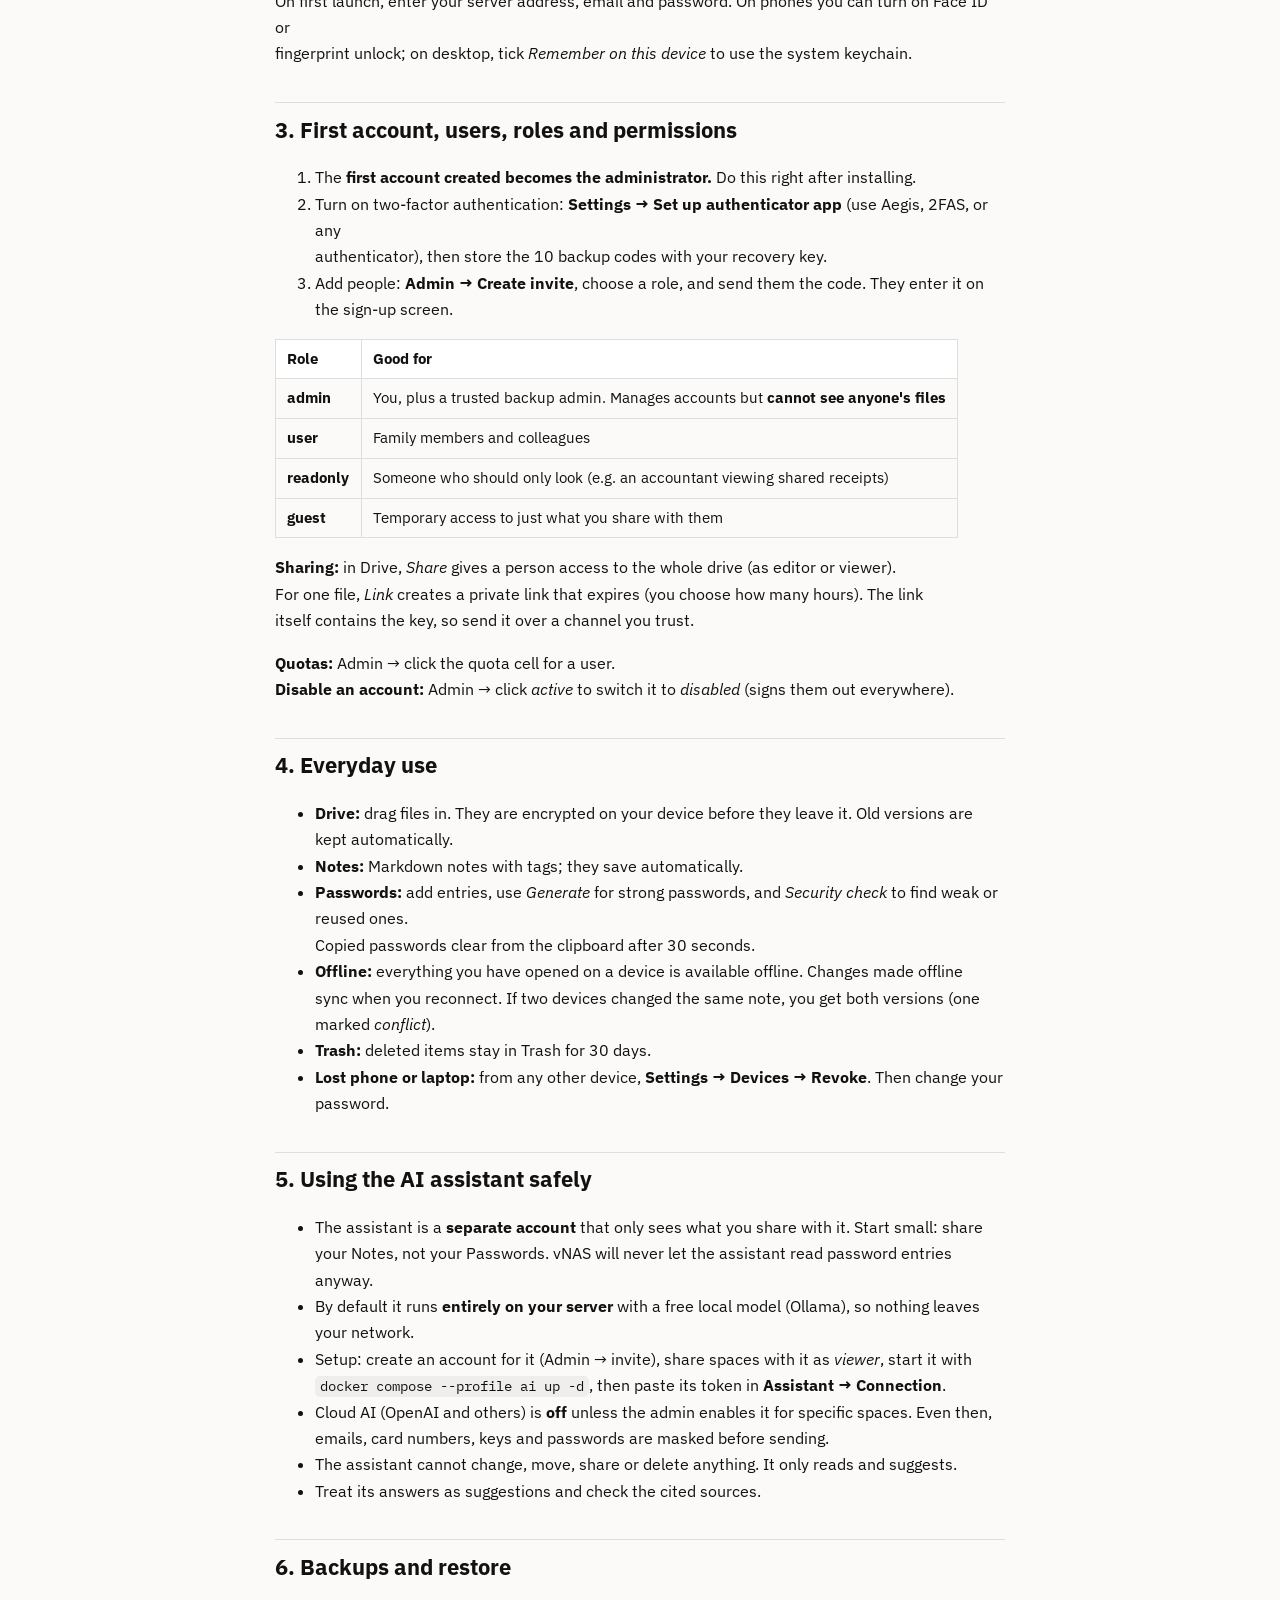
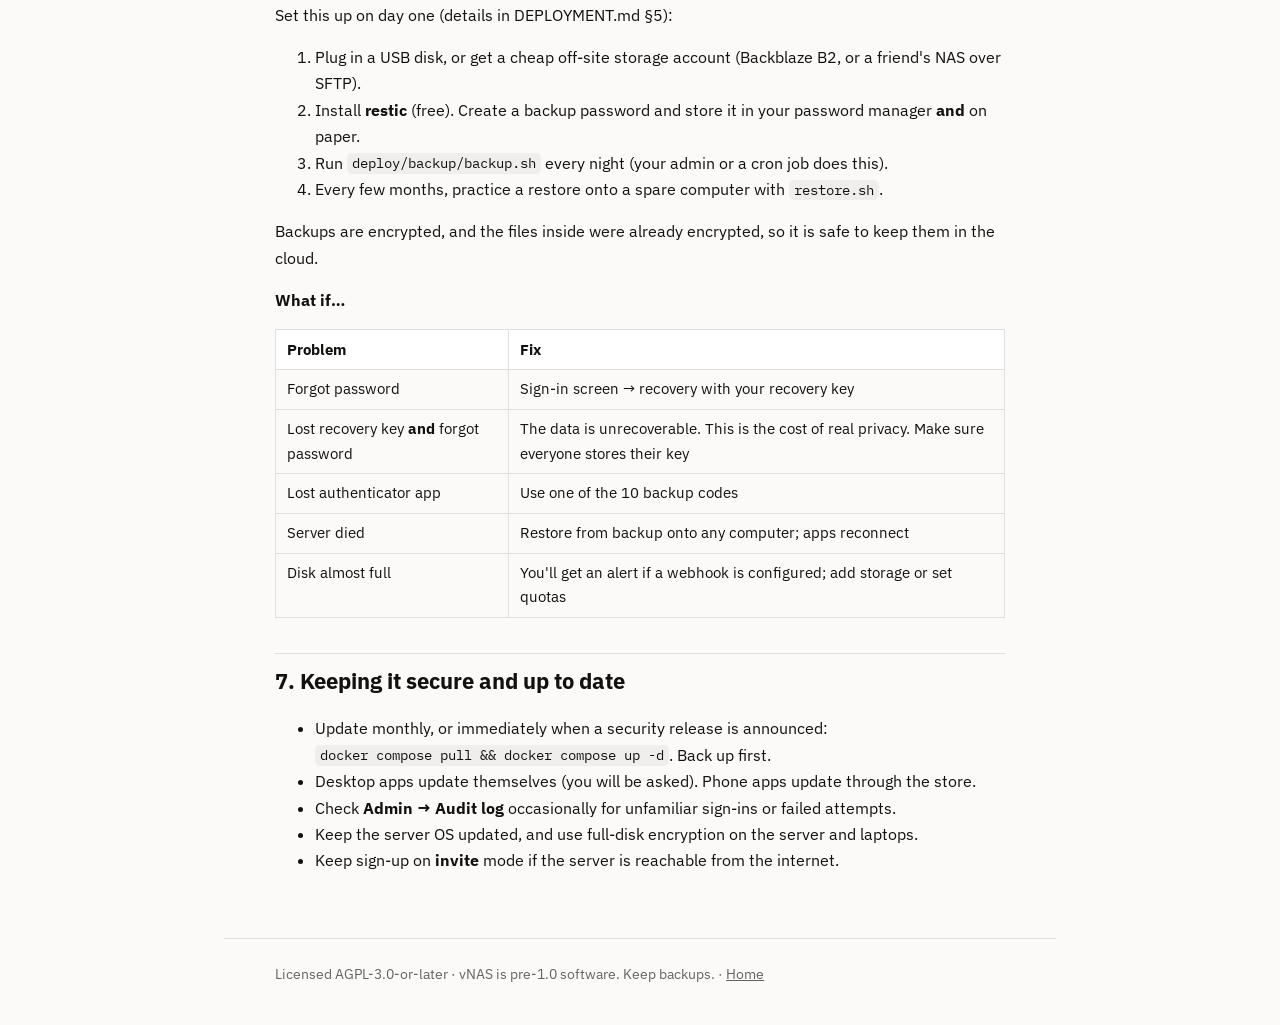
<file: docs/OPERATOR_MANUAL.html>
<!doctype html>
<html lang="en">
<head>
<meta charset="utf-8">
<meta name="viewport" content="width=device-width, initial-scale=1">
<title>Operator manual · vNAS</title>
<meta name="color-scheme" content="light dark">
<link rel="icon" href="data:image/svg+xml,%3Csvg xmlns='http://www.w3.org/2000/svg' viewBox='0 0 16 16'%3E%3Crect x='3' y='3' width='10' height='10' rx='3' fill='%23d36000'/%3E%3C/svg%3E">
<link rel="preconnect" href="https://fonts.googleapis.com">
<link rel="preconnect" href="https://fonts.gstatic.com" crossorigin>
<link href="https://fonts.googleapis.com/css2?family=IBM+Plex+Mono:wght@400;500&family=IBM+Plex+Sans:wght@400;500;600&display=swap" rel="stylesheet">
<script>try { var t = localStorage.getItem("vnas-theme"); if (t === "light" || t === "dark") document.documentElement.dataset.theme = t; } catch (e) {}</script>
<link rel="stylesheet" href="docs.css">
</head>
<body>
<header class="bar"><div class="wrap">
  <a class="logo" href="../"><i></i>vNAS</a>
  <nav aria-label="Documentation"><a href="OPERATOR_MANUAL.html" aria-current="page">Operator manual</a><a href="DEPLOYMENT.html">Deployment</a><a href="SECURITY.html">Security model</a><a href="ARCHITECTURE.html">Architecture</a><a href="API.html">API</a><a href="SYNC.html">Sync & offline</a><a href="AI.html">AI assistant</a><a href="ROADMAP.html">Roadmap</a></nav>
</div></header>
<main class="wrap"><article class="doc"><h1 id="vnas-operator-manual-plain-language">vNAS operator manual (plain language)</h1>
<p>This guide is for whoever sets up vNAS for a household or small team. No programming needed.</p>
<h2 id="the-three-things-that-matter-most">The three things that matter most</h2>
<ol>
<li><strong>Your password unlocks your data, and nobody can reset it.</strong> Not the admin, not the developers.<br>
This is what makes vNAS private.</li>
<li><strong>When you create an account you get a recovery key. Print it and keep it somewhere safe.</strong><br>
It is the only way back in if you forget your password.</li>
<li><strong>Back up the server</strong> (section 6). Encryption protects privacy, but only backups protect against a dead disk.</li>
</ol>
<hr>
<h2 id="1-install-the-server">1. Install the server</h2>
<p>Pick one computer that stays on: a mini PC, an old laptop, a NAS with Docker, a Raspberry Pi 5, or a<br>
small cloud server.</p>
<h3 id="easiest-docker-linux-windows-macos">Easiest: Docker (Linux, Windows, macOS)</h3>
<ol>
<li>Install <strong>Docker Desktop</strong> (Windows/macOS) or Docker Engine (Linux).</li>
<li>Download vNAS and open the <code class="notranslate">deploy</code> folder in a terminal.</li>
<li>Copy <code class="notranslate">.env.example</code> to <code class="notranslate">.env</code> and fill in:
<ul>
<li><code class="notranslate">VNAS_DOMAIN</code>: the web address you will use (for example <code class="notranslate">nas.smith-family.org</code>). It must point to this computer.</li>
<li><code class="notranslate">ACME_EMAIL</code>: your email, used for the free HTTPS certificate.</li>
</ul>
</li>
<li>Run <code class="notranslate">docker compose up -d</code>. After a minute, open <code class="notranslate">https://&lt;your domain&gt;</code>.</li>
</ol>
<p>No domain, or don't want to open your router? Install <strong>Tailscale</strong> (free for personal use) on the<br>
server and your devices, then use the Tailscale name as the address.</p>
<h3 id="without-docker">Without Docker</h3>
<ul>
<li><strong>Windows:</strong> put <code class="notranslate">vnasd.exe</code> in <code class="notranslate">C:\vnas</code>, run <code class="notranslate">vnasd.exe serve</code> (or install it as a service, see DEPLOYMENT.md §3).</li>
<li><strong>macOS / Linux:</strong> run <code class="notranslate">./vnasd serve</code>. On Linux, the included systemd service starts it automatically.</li>
</ul>
<h2 id="2-install-the-apps">2. Install the apps</h2>
<markdown-accessiblity-table><table role="table">
<thead>
<tr>
<th>Device</th>
<th>How</th>
</tr>
</thead>
<tbody>
<tr>
<td><strong>Windows</strong></td>
<td>Run the <code class="notranslate">vNAS_x.y.z_x64-setup.exe</code> installer</td>
</tr>
<tr>
<td><strong>macOS</strong></td>
<td>Open the <code class="notranslate">.dmg</code>, drag vNAS to Applications</td>
</tr>
<tr>
<td><strong>Linux</strong></td>
<td><code class="notranslate">.AppImage</code> (any distro), <code class="notranslate">.deb</code> (Ubuntu/Debian) or <code class="notranslate">.rpm</code> (Fedora)</td>
</tr>
<tr>
<td><strong>Android</strong></td>
<td>Install the APK (allow "install unknown apps" once), or use F-Droid / Play Store if published</td>
</tr>
<tr>
<td><strong>iPhone / iPad</strong></td>
<td>App Store / TestFlight build, <strong>or</strong> open your vNAS address in Safari → Share → <em>Add to Home Screen</em></td>
</tr>
<tr>
<td><strong>Any browser</strong></td>
<td>Just visit your vNAS address</td>
</tr>
</tbody>
</table></markdown-accessiblity-table>
<p>On first launch, enter your server address, email and password. On phones you can turn on Face ID or<br>
fingerprint unlock; on desktop, tick <em>Remember on this device</em> to use the system keychain.</p>
<h2 id="3-first-account-users-roles-and-permissions">3. First account, users, roles and permissions</h2>
<ol>
<li>The <strong>first account created becomes the administrator.</strong> Do this right after installing.</li>
<li>Turn on two-factor authentication: <strong>Settings → Set up authenticator app</strong> (use Aegis, 2FAS, or any<br>
authenticator), then store the 10 backup codes with your recovery key.</li>
<li>Add people: <strong>Admin → Create invite</strong>, choose a role, and send them the code. They enter it on the sign-up screen.</li>
</ol>
<markdown-accessiblity-table><table role="table">
<thead>
<tr>
<th>Role</th>
<th>Good for</th>
</tr>
</thead>
<tbody>
<tr>
<td><strong>admin</strong></td>
<td>You, plus a trusted backup admin. Manages accounts but <strong>cannot see anyone's files</strong></td>
</tr>
<tr>
<td><strong>user</strong></td>
<td>Family members and colleagues</td>
</tr>
<tr>
<td><strong>readonly</strong></td>
<td>Someone who should only look (e.g. an accountant viewing shared receipts)</td>
</tr>
<tr>
<td><strong>guest</strong></td>
<td>Temporary access to just what you share with them</td>
</tr>
</tbody>
</table></markdown-accessiblity-table>
<p><strong>Sharing:</strong> in Drive, <em>Share</em> gives a person access to the whole drive (as editor or viewer).<br>
For one file, <em>Link</em> creates a private link that expires (you choose how many hours). The link<br>
itself contains the key, so send it over a channel you trust.</p>
<p><strong>Quotas:</strong> Admin → click the quota cell for a user.<br>
<strong>Disable an account:</strong> Admin → click <em>active</em> to switch it to <em>disabled</em> (signs them out everywhere).</p>
<h2 id="4-everyday-use">4. Everyday use</h2>
<ul>
<li><strong>Drive:</strong> drag files in. They are encrypted on your device before they leave it. Old versions are kept automatically.</li>
<li><strong>Notes:</strong> Markdown notes with tags; they save automatically.</li>
<li><strong>Passwords:</strong> add entries, use <em>Generate</em> for strong passwords, and <em>Security check</em> to find weak or reused ones.<br>
Copied passwords clear from the clipboard after 30 seconds.</li>
<li><strong>Offline:</strong> everything you have opened on a device is available offline. Changes made offline<br>
sync when you reconnect. If two devices changed the same note, you get both versions (one marked <em>conflict</em>).</li>
<li><strong>Trash:</strong> deleted items stay in Trash for 30 days.</li>
<li><strong>Lost phone or laptop:</strong> from any other device, <strong>Settings → Devices → Revoke</strong>. Then change your password.</li>
</ul>
<h2 id="5-using-the-ai-assistant-safely">5. Using the AI assistant safely</h2>
<ul>
<li>The assistant is a <strong>separate account</strong> that only sees what you share with it. Start small: share<br>
your Notes, not your Passwords. vNAS will never let the assistant read password entries anyway.</li>
<li>By default it runs <strong>entirely on your server</strong> with a free local model (Ollama), so nothing leaves your network.</li>
<li>Setup: create an account for it (Admin → invite), share spaces with it as <em>viewer</em>, start it with<br>
<code class="notranslate">docker compose --profile ai up -d</code>, then paste its token in <strong>Assistant → Connection</strong>.</li>
<li>Cloud AI (OpenAI and others) is <strong>off</strong> unless the admin enables it for specific spaces. Even then,<br>
emails, card numbers, keys and passwords are masked before sending.</li>
<li>The assistant cannot change, move, share or delete anything. It only reads and suggests.</li>
<li>Treat its answers as suggestions and check the cited sources.</li>
</ul>
<h2 id="6-backups-and-restore">6. Backups and restore</h2>
<p>Set this up on day one (details in DEPLOYMENT.md §5):</p>
<ol>
<li>Plug in a USB disk, or get a cheap off-site storage account (Backblaze B2, or a friend's NAS over SFTP).</li>
<li>Install <strong>restic</strong> (free). Create a backup password and store it in your password manager <strong>and</strong> on paper.</li>
<li>Run <code class="notranslate">deploy/backup/backup.sh</code> every night (your admin or a cron job does this).</li>
<li>Every few months, practice a restore onto a spare computer with <code class="notranslate">restore.sh</code>.</li>
</ol>
<p>Backups are encrypted, and the files inside were already encrypted, so it is safe to keep them in the cloud.</p>
<p><strong>What if…</strong></p>
<markdown-accessiblity-table><table role="table">
<thead>
<tr>
<th>Problem</th>
<th>Fix</th>
</tr>
</thead>
<tbody>
<tr>
<td>Forgot password</td>
<td>Sign-in screen → recovery with your recovery key</td>
</tr>
<tr>
<td>Lost recovery key <strong>and</strong> forgot password</td>
<td>The data is unrecoverable. This is the cost of real privacy. Make sure everyone stores their key</td>
</tr>
<tr>
<td>Lost authenticator app</td>
<td>Use one of the 10 backup codes</td>
</tr>
<tr>
<td>Server died</td>
<td>Restore from backup onto any computer; apps reconnect</td>
</tr>
<tr>
<td>Disk almost full</td>
<td>You'll get an alert if a webhook is configured; add storage or set quotas</td>
</tr>
</tbody>
</table></markdown-accessiblity-table>
<h2 id="7-keeping-it-secure-and-up-to-date">7. Keeping it secure and up to date</h2>
<ul>
<li>Update monthly, or immediately when a security release is announced:<br>
<code class="notranslate">docker compose pull &amp;&amp; docker compose up -d</code>. Back up first.</li>
<li>Desktop apps update themselves (you will be asked). Phone apps update through the store.</li>
<li>Check <strong>Admin → Audit log</strong> occasionally for unfamiliar sign-ins or failed attempts.</li>
<li>Keep the server OS updated, and use full-disk encryption on the server and laptops.</li>
<li>Keep sign-up on <strong>invite</strong> mode if the server is reachable from the internet.</li>
</ul></article></main>
<footer class="wrap foot">Licensed AGPL-3.0-or-later · vNAS is pre-1.0 software. Keep backups. · <a href="../">Home</a></footer>
</body>
</html>
</file>
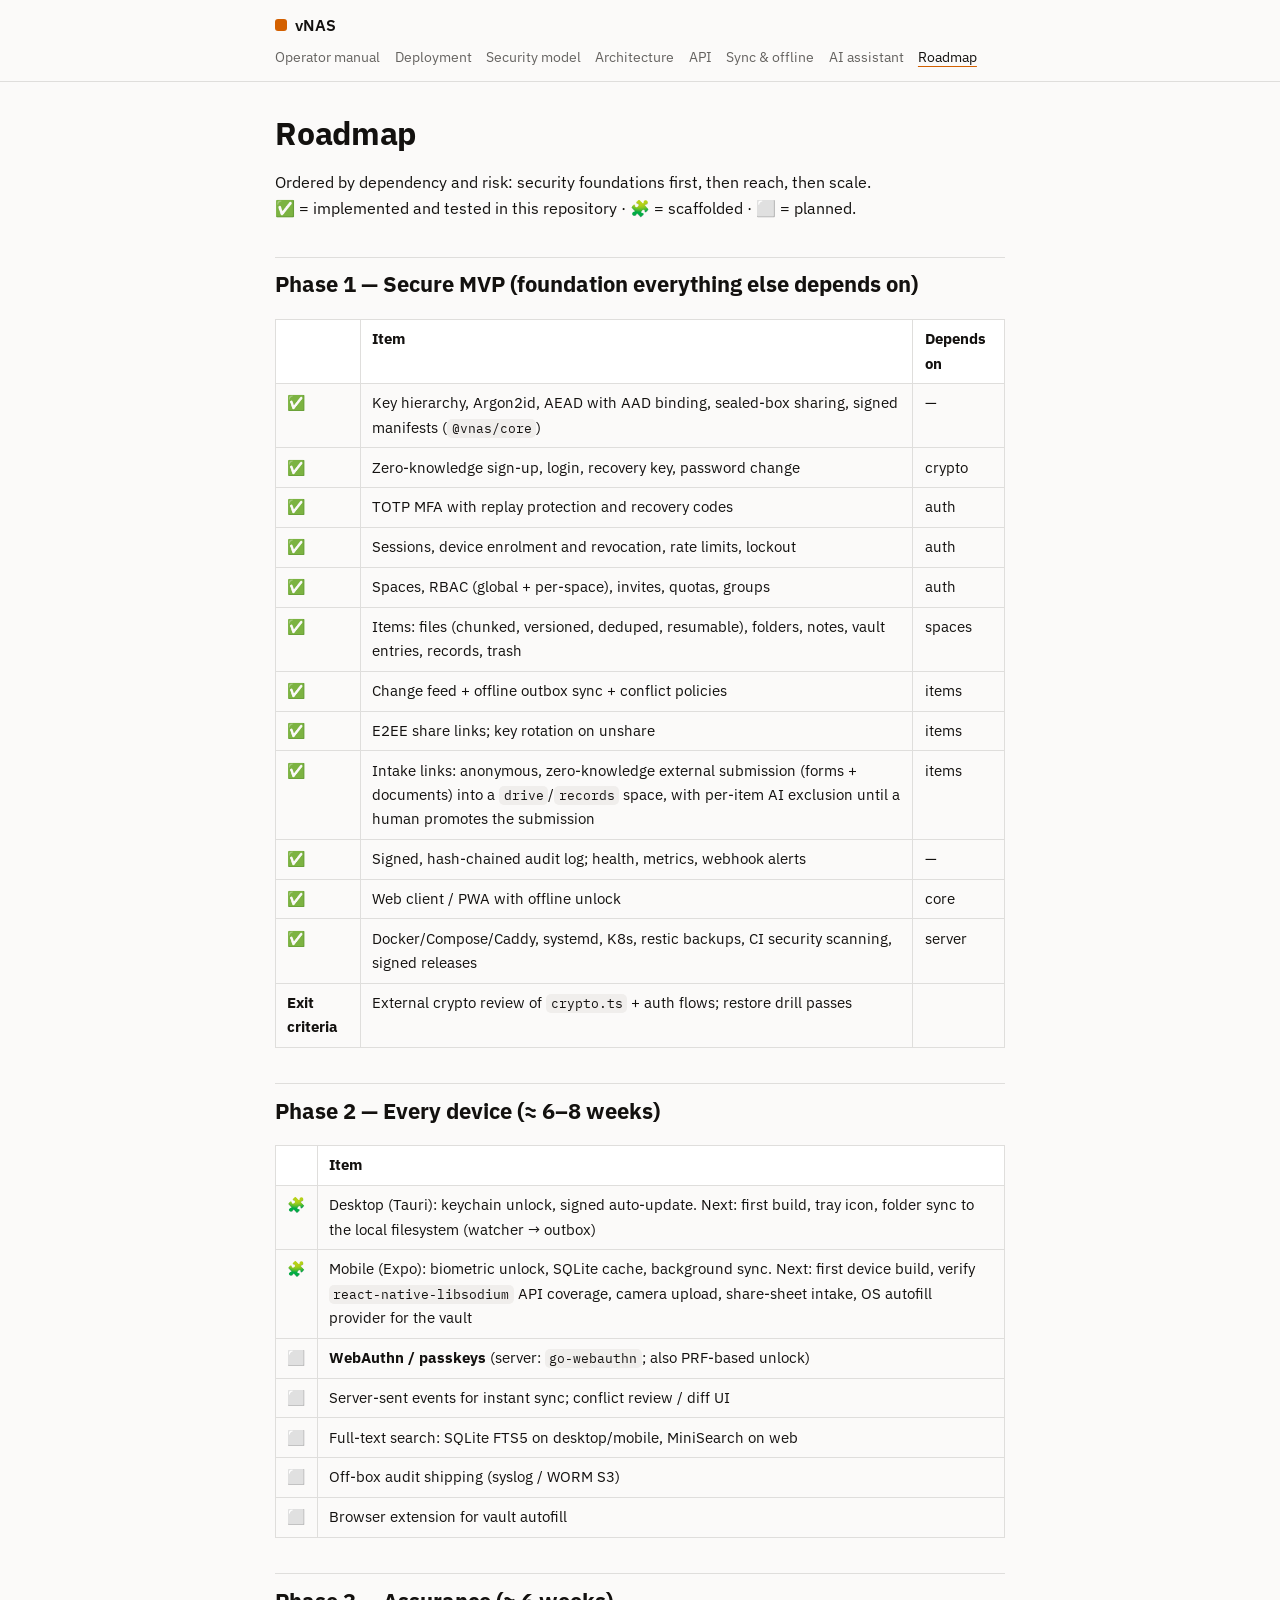
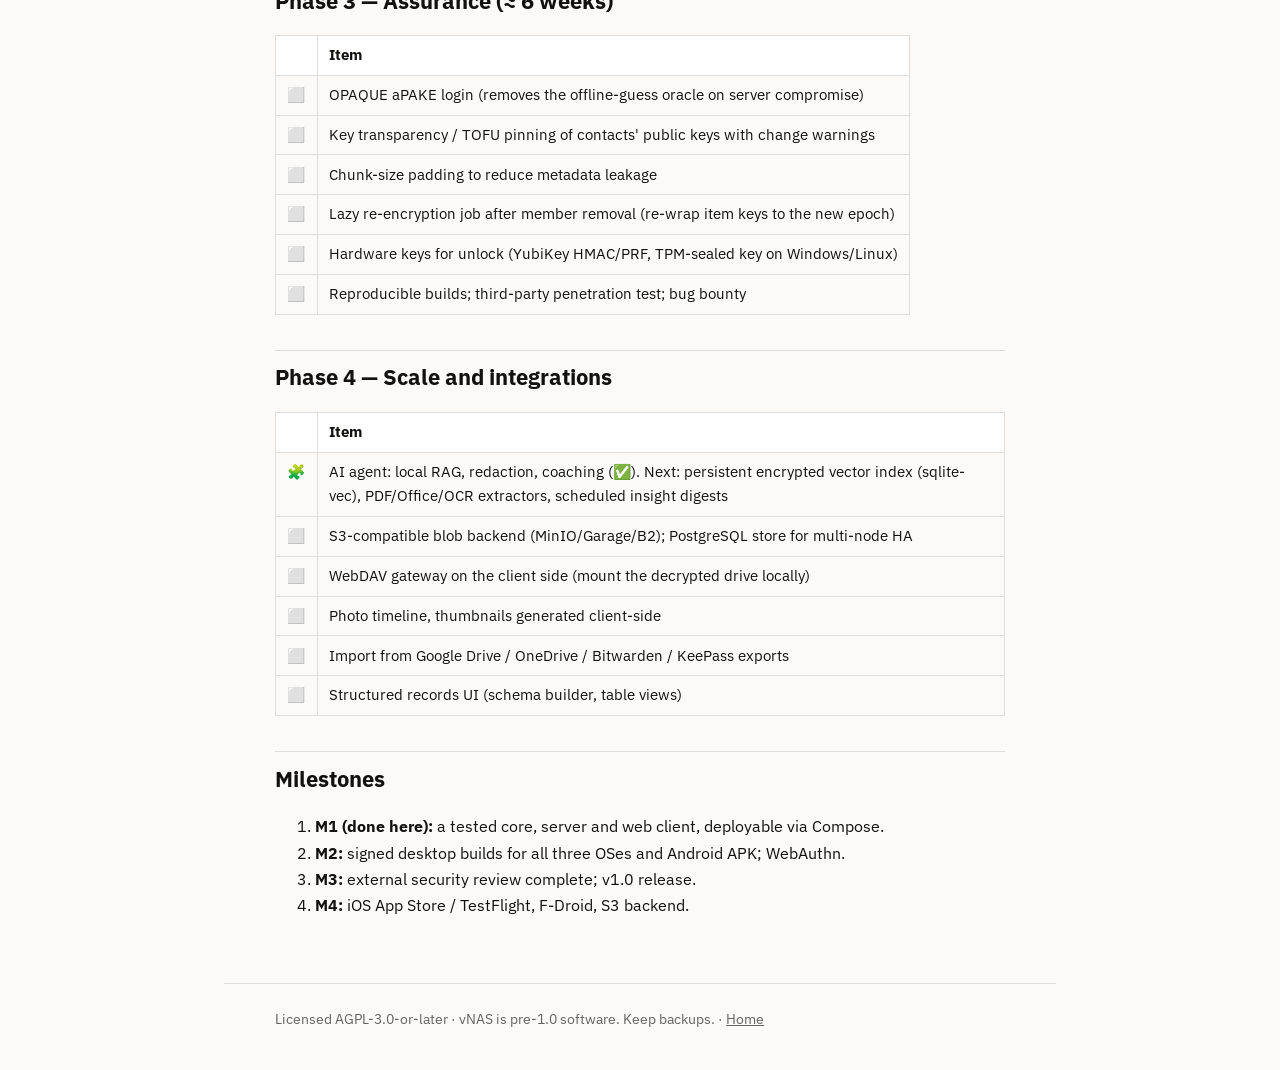
<file: docs/ROADMAP.html>
<!doctype html>
<html lang="en">
<head>
<meta charset="utf-8">
<meta name="viewport" content="width=device-width, initial-scale=1">
<title>Roadmap · vNAS</title>
<meta name="color-scheme" content="light dark">
<link rel="icon" href="data:image/svg+xml,%3Csvg xmlns='http://www.w3.org/2000/svg' viewBox='0 0 16 16'%3E%3Crect x='3' y='3' width='10' height='10' rx='3' fill='%23d36000'/%3E%3C/svg%3E">
<link rel="preconnect" href="https://fonts.googleapis.com">
<link rel="preconnect" href="https://fonts.gstatic.com" crossorigin>
<link href="https://fonts.googleapis.com/css2?family=IBM+Plex+Mono:wght@400;500&family=IBM+Plex+Sans:wght@400;500;600&display=swap" rel="stylesheet">
<script>try { var t = localStorage.getItem("vnas-theme"); if (t === "light" || t === "dark") document.documentElement.dataset.theme = t; } catch (e) {}</script>
<link rel="stylesheet" href="docs.css">
</head>
<body>
<header class="bar"><div class="wrap">
  <a class="logo" href="../"><i></i>vNAS</a>
  <nav aria-label="Documentation"><a href="OPERATOR_MANUAL.html">Operator manual</a><a href="DEPLOYMENT.html">Deployment</a><a href="SECURITY.html">Security model</a><a href="ARCHITECTURE.html">Architecture</a><a href="API.html">API</a><a href="SYNC.html">Sync & offline</a><a href="AI.html">AI assistant</a><a href="ROADMAP.html" aria-current="page">Roadmap</a></nav>
</div></header>
<main class="wrap"><article class="doc"><h1 id="roadmap">Roadmap</h1>
<p>Ordered by dependency and risk: security foundations first, then reach, then scale.<br>
✅ = implemented and tested in this repository · 🧩 = scaffolded · ⬜ = planned.</p>
<h2 id="phase-1--secure-mvp-foundation-everything-else-depends-on">Phase 1 — Secure MVP (foundation everything else depends on)</h2>
<markdown-accessiblity-table><table role="table">
<thead>
<tr>
<th></th>
<th>Item</th>
<th>Depends on</th>
</tr>
</thead>
<tbody>
<tr>
<td>✅</td>
<td>Key hierarchy, Argon2id, AEAD with AAD binding, sealed-box sharing, signed manifests (<code class="notranslate">@vnas/core</code>)</td>
<td>—</td>
</tr>
<tr>
<td>✅</td>
<td>Zero-knowledge sign-up, login, recovery key, password change</td>
<td>crypto</td>
</tr>
<tr>
<td>✅</td>
<td>TOTP MFA with replay protection and recovery codes</td>
<td>auth</td>
</tr>
<tr>
<td>✅</td>
<td>Sessions, device enrolment and revocation, rate limits, lockout</td>
<td>auth</td>
</tr>
<tr>
<td>✅</td>
<td>Spaces, RBAC (global + per-space), invites, quotas, groups</td>
<td>auth</td>
</tr>
<tr>
<td>✅</td>
<td>Items: files (chunked, versioned, deduped, resumable), folders, notes, vault entries, records, trash</td>
<td>spaces</td>
</tr>
<tr>
<td>✅</td>
<td>Change feed + offline outbox sync + conflict policies</td>
<td>items</td>
</tr>
<tr>
<td>✅</td>
<td>E2EE share links; key rotation on unshare</td>
<td>items</td>
</tr>
<tr>
<td>✅</td>
<td>Intake links: anonymous, zero-knowledge external submission (forms + documents) into a <code class="notranslate">drive</code>/<code class="notranslate">records</code> space, with per-item AI exclusion until a human promotes the submission</td>
<td>items</td>
</tr>
<tr>
<td>✅</td>
<td>Signed, hash-chained audit log; health, metrics, webhook alerts</td>
<td>—</td>
</tr>
<tr>
<td>✅</td>
<td>Web client / PWA with offline unlock</td>
<td>core</td>
</tr>
<tr>
<td>✅</td>
<td>Docker/Compose/Caddy, systemd, K8s, restic backups, CI security scanning, signed releases</td>
<td>server</td>
</tr>
<tr>
<td><strong>Exit criteria</strong></td>
<td>External crypto review of <code class="notranslate">crypto.ts</code> + auth flows; restore drill passes</td>
<td></td>
</tr>
</tbody>
</table></markdown-accessiblity-table>
<h2 id="phase-2--every-device--68-weeks">Phase 2 — Every device (≈ 6–8 weeks)</h2>
<markdown-accessiblity-table><table role="table">
<thead>
<tr>
<th></th>
<th>Item</th>
</tr>
</thead>
<tbody>
<tr>
<td>🧩</td>
<td>Desktop (Tauri): keychain unlock, signed auto-update. Next: first build, tray icon, folder sync to the local filesystem (watcher → outbox)</td>
</tr>
<tr>
<td>🧩</td>
<td>Mobile (Expo): biometric unlock, SQLite cache, background sync. Next: first device build, verify <code class="notranslate">react-native-libsodium</code> API coverage, camera upload, share-sheet intake, OS autofill provider for the vault</td>
</tr>
<tr>
<td>⬜</td>
<td><strong>WebAuthn / passkeys</strong> (server: <code class="notranslate">go-webauthn</code>; also PRF-based unlock)</td>
</tr>
<tr>
<td>⬜</td>
<td>Server-sent events for instant sync; conflict review / diff UI</td>
</tr>
<tr>
<td>⬜</td>
<td>Full-text search: SQLite FTS5 on desktop/mobile, MiniSearch on web</td>
</tr>
<tr>
<td>⬜</td>
<td>Off-box audit shipping (syslog / WORM S3)</td>
</tr>
<tr>
<td>⬜</td>
<td>Browser extension for vault autofill</td>
</tr>
</tbody>
</table></markdown-accessiblity-table>
<h2 id="phase-3--assurance--6-weeks">Phase 3 — Assurance (≈ 6 weeks)</h2>
<markdown-accessiblity-table><table role="table">
<thead>
<tr>
<th></th>
<th>Item</th>
</tr>
</thead>
<tbody>
<tr>
<td>⬜</td>
<td>OPAQUE aPAKE login (removes the offline-guess oracle on server compromise)</td>
</tr>
<tr>
<td>⬜</td>
<td>Key transparency / TOFU pinning of contacts' public keys with change warnings</td>
</tr>
<tr>
<td>⬜</td>
<td>Chunk-size padding to reduce metadata leakage</td>
</tr>
<tr>
<td>⬜</td>
<td>Lazy re-encryption job after member removal (re-wrap item keys to the new epoch)</td>
</tr>
<tr>
<td>⬜</td>
<td>Hardware keys for unlock (YubiKey HMAC/PRF, TPM-sealed key on Windows/Linux)</td>
</tr>
<tr>
<td>⬜</td>
<td>Reproducible builds; third-party penetration test; bug bounty</td>
</tr>
</tbody>
</table></markdown-accessiblity-table>
<h2 id="phase-4--scale-and-integrations">Phase 4 — Scale and integrations</h2>
<markdown-accessiblity-table><table role="table">
<thead>
<tr>
<th></th>
<th>Item</th>
</tr>
</thead>
<tbody>
<tr>
<td>🧩</td>
<td>AI agent: local RAG, redaction, coaching (✅). Next: persistent encrypted vector index (sqlite-vec), PDF/Office/OCR extractors, scheduled insight digests</td>
</tr>
<tr>
<td>⬜</td>
<td>S3-compatible blob backend (MinIO/Garage/B2); PostgreSQL store for multi-node HA</td>
</tr>
<tr>
<td>⬜</td>
<td>WebDAV gateway on the client side (mount the decrypted drive locally)</td>
</tr>
<tr>
<td>⬜</td>
<td>Photo timeline, thumbnails generated client-side</td>
</tr>
<tr>
<td>⬜</td>
<td>Import from Google Drive / OneDrive / Bitwarden / KeePass exports</td>
</tr>
<tr>
<td>⬜</td>
<td>Structured records UI (schema builder, table views)</td>
</tr>
</tbody>
</table></markdown-accessiblity-table>
<h2 id="milestones">Milestones</h2>
<ol>
<li><strong>M1 (done here):</strong> a tested core, server and web client, deployable via Compose.</li>
<li><strong>M2:</strong> signed desktop builds for all three OSes and Android APK; WebAuthn.</li>
<li><strong>M3:</strong> external security review complete; v1.0 release.</li>
<li><strong>M4:</strong> iOS App Store / TestFlight, F-Droid, S3 backend.</li>
</ol></article></main>
<footer class="wrap foot">Licensed AGPL-3.0-or-later · vNAS is pre-1.0 software. Keep backups. · <a href="../">Home</a></footer>
</body>
</html>
</file>
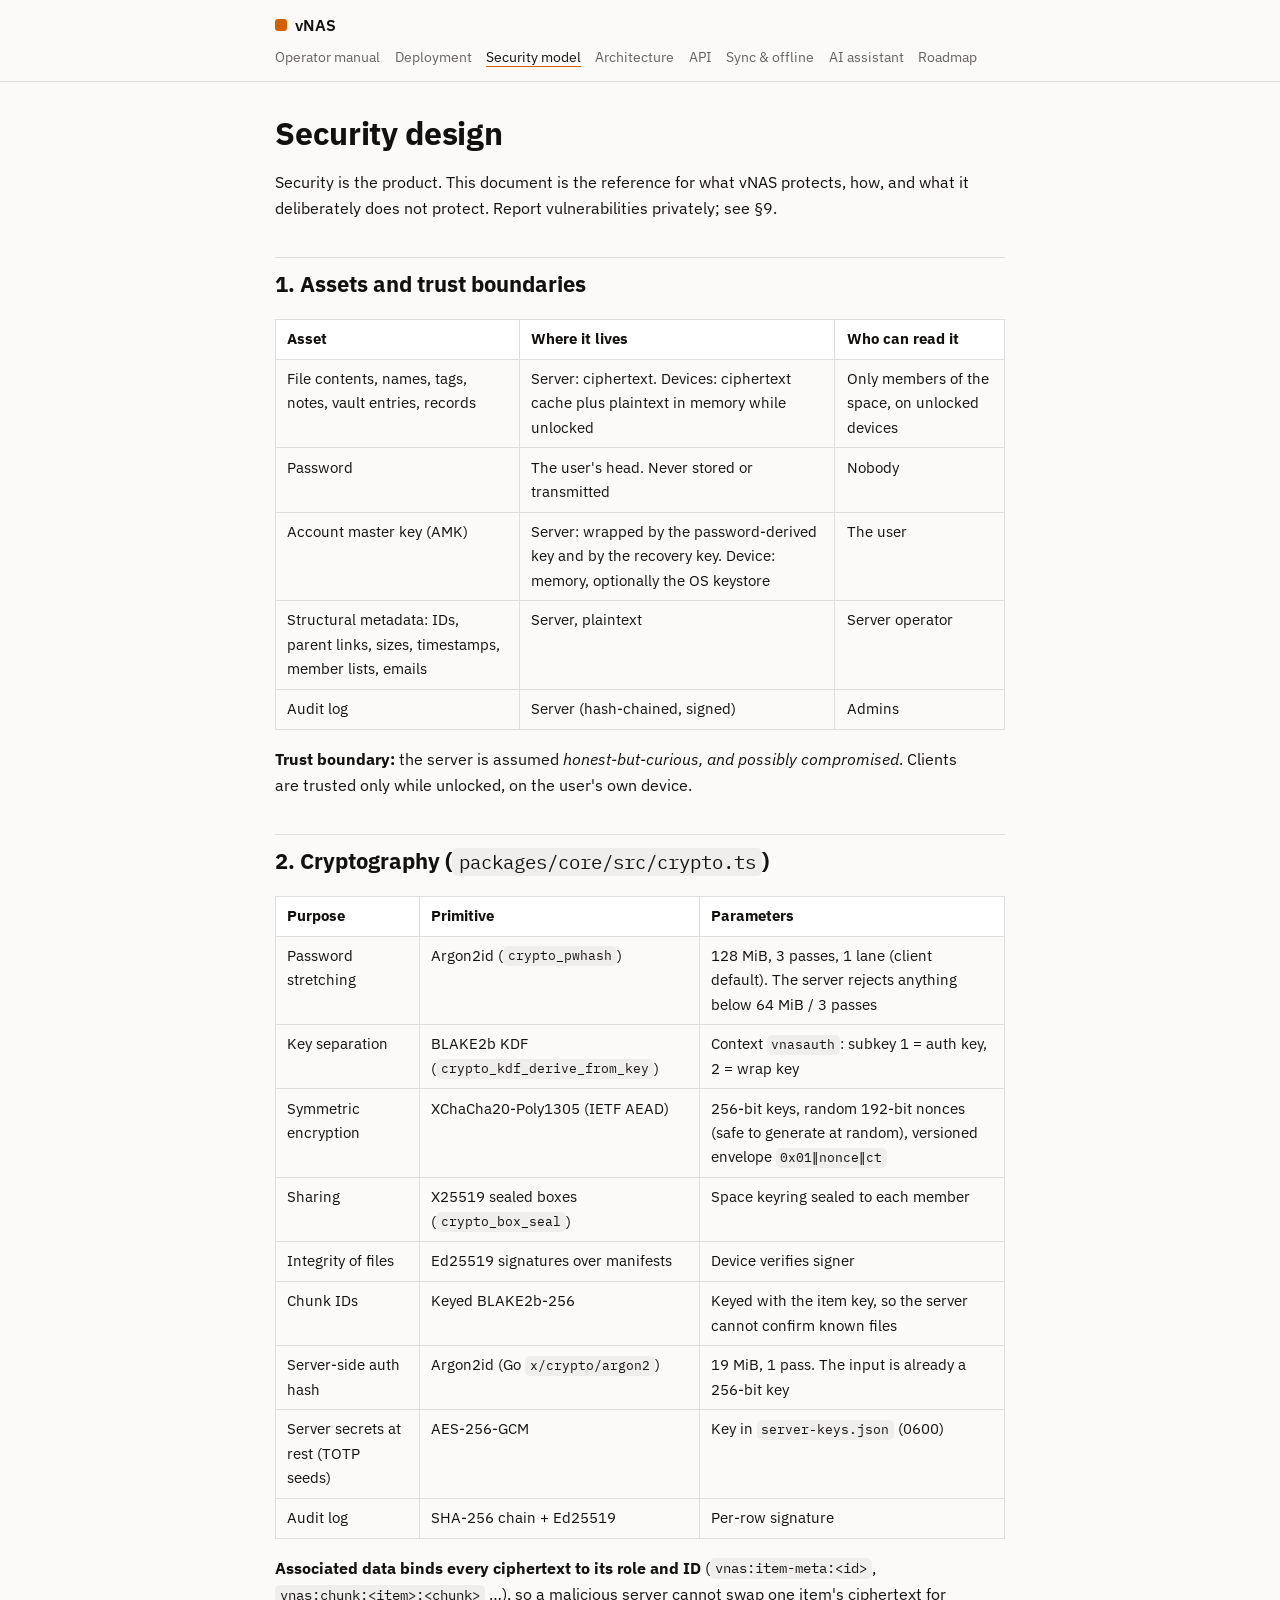
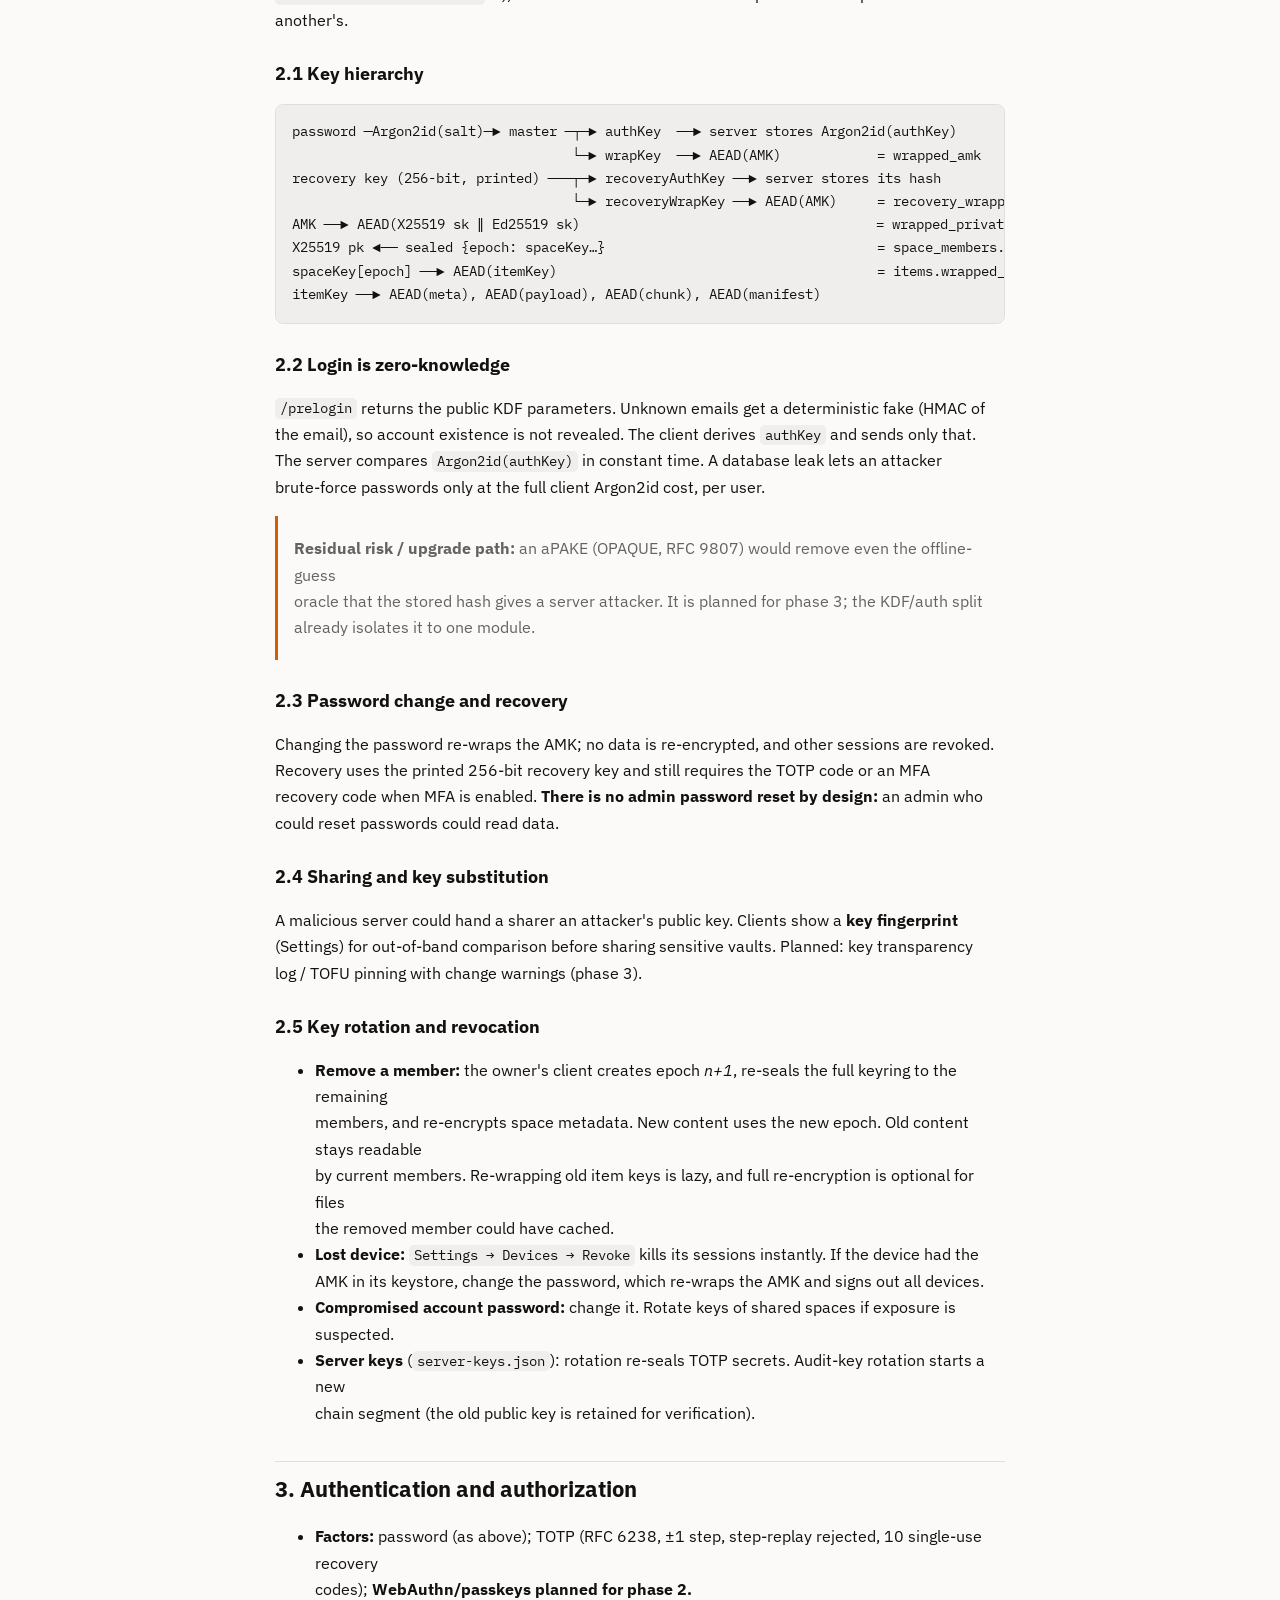
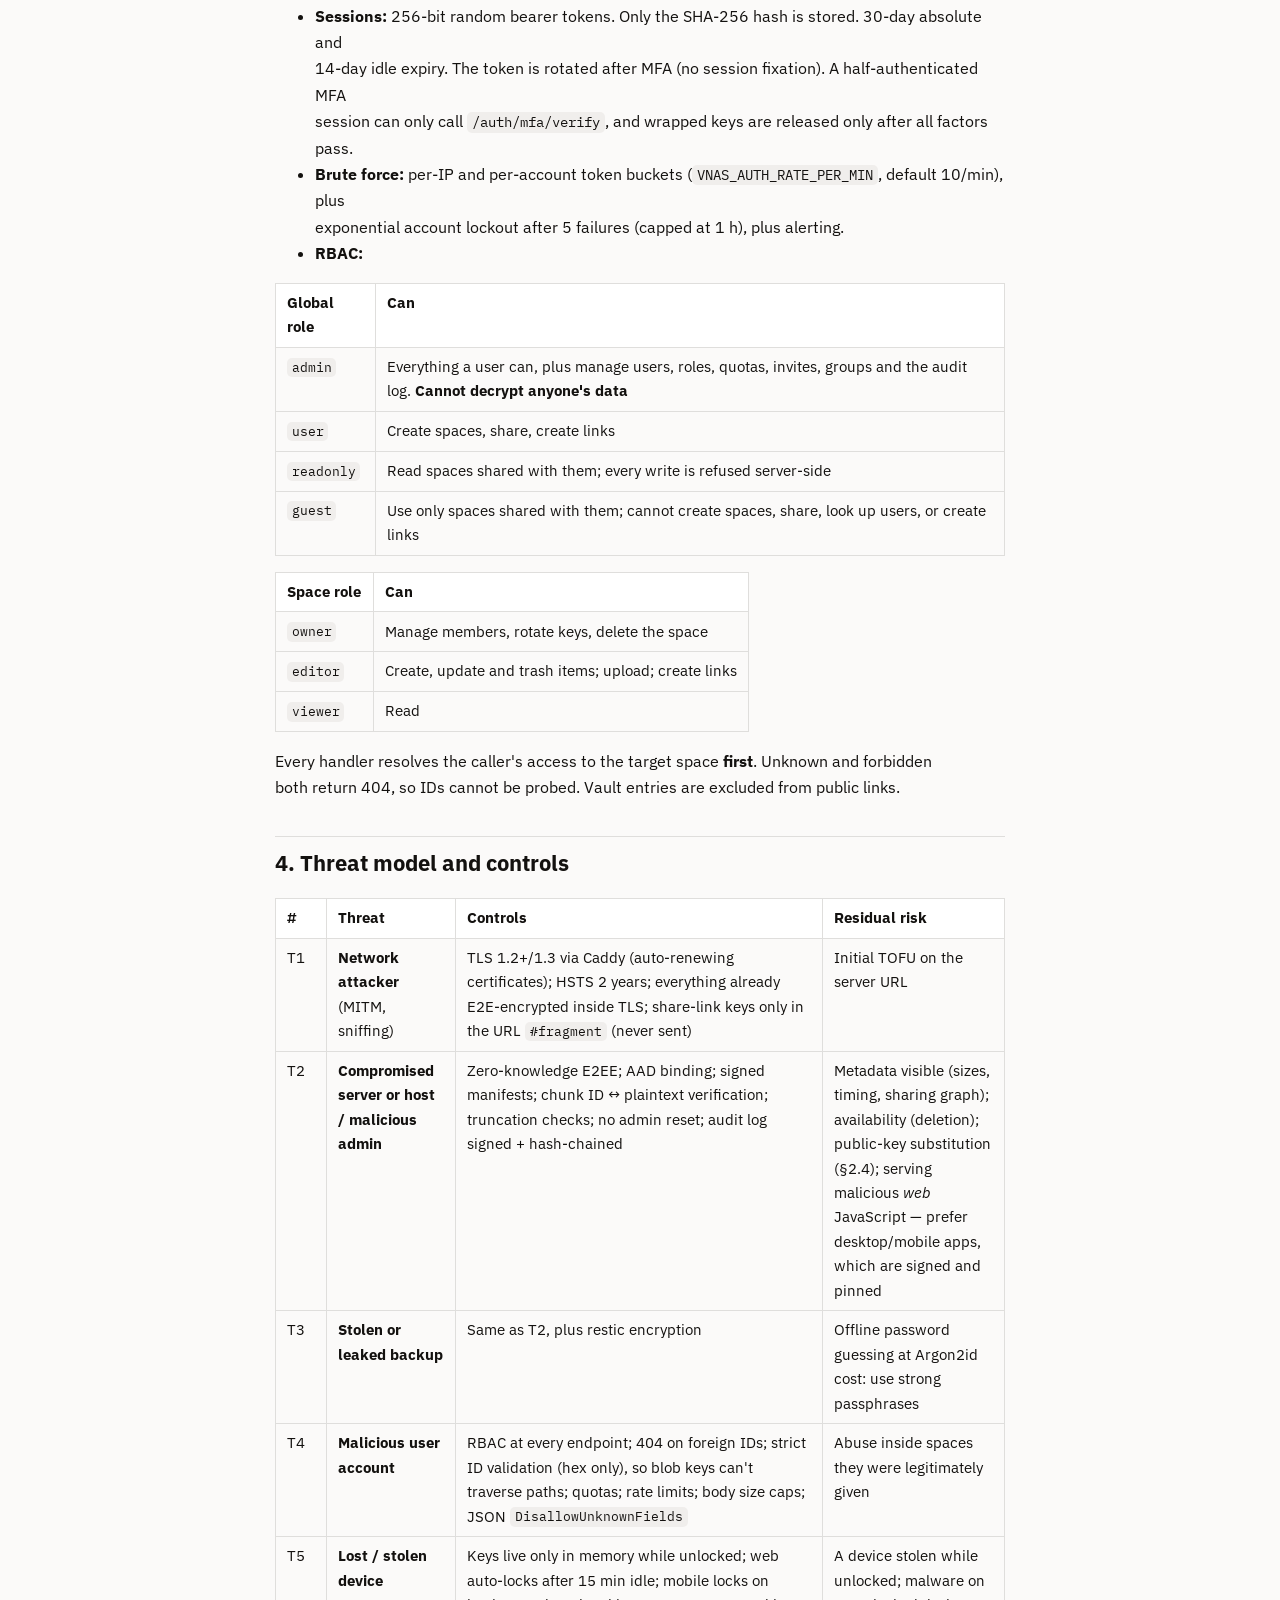
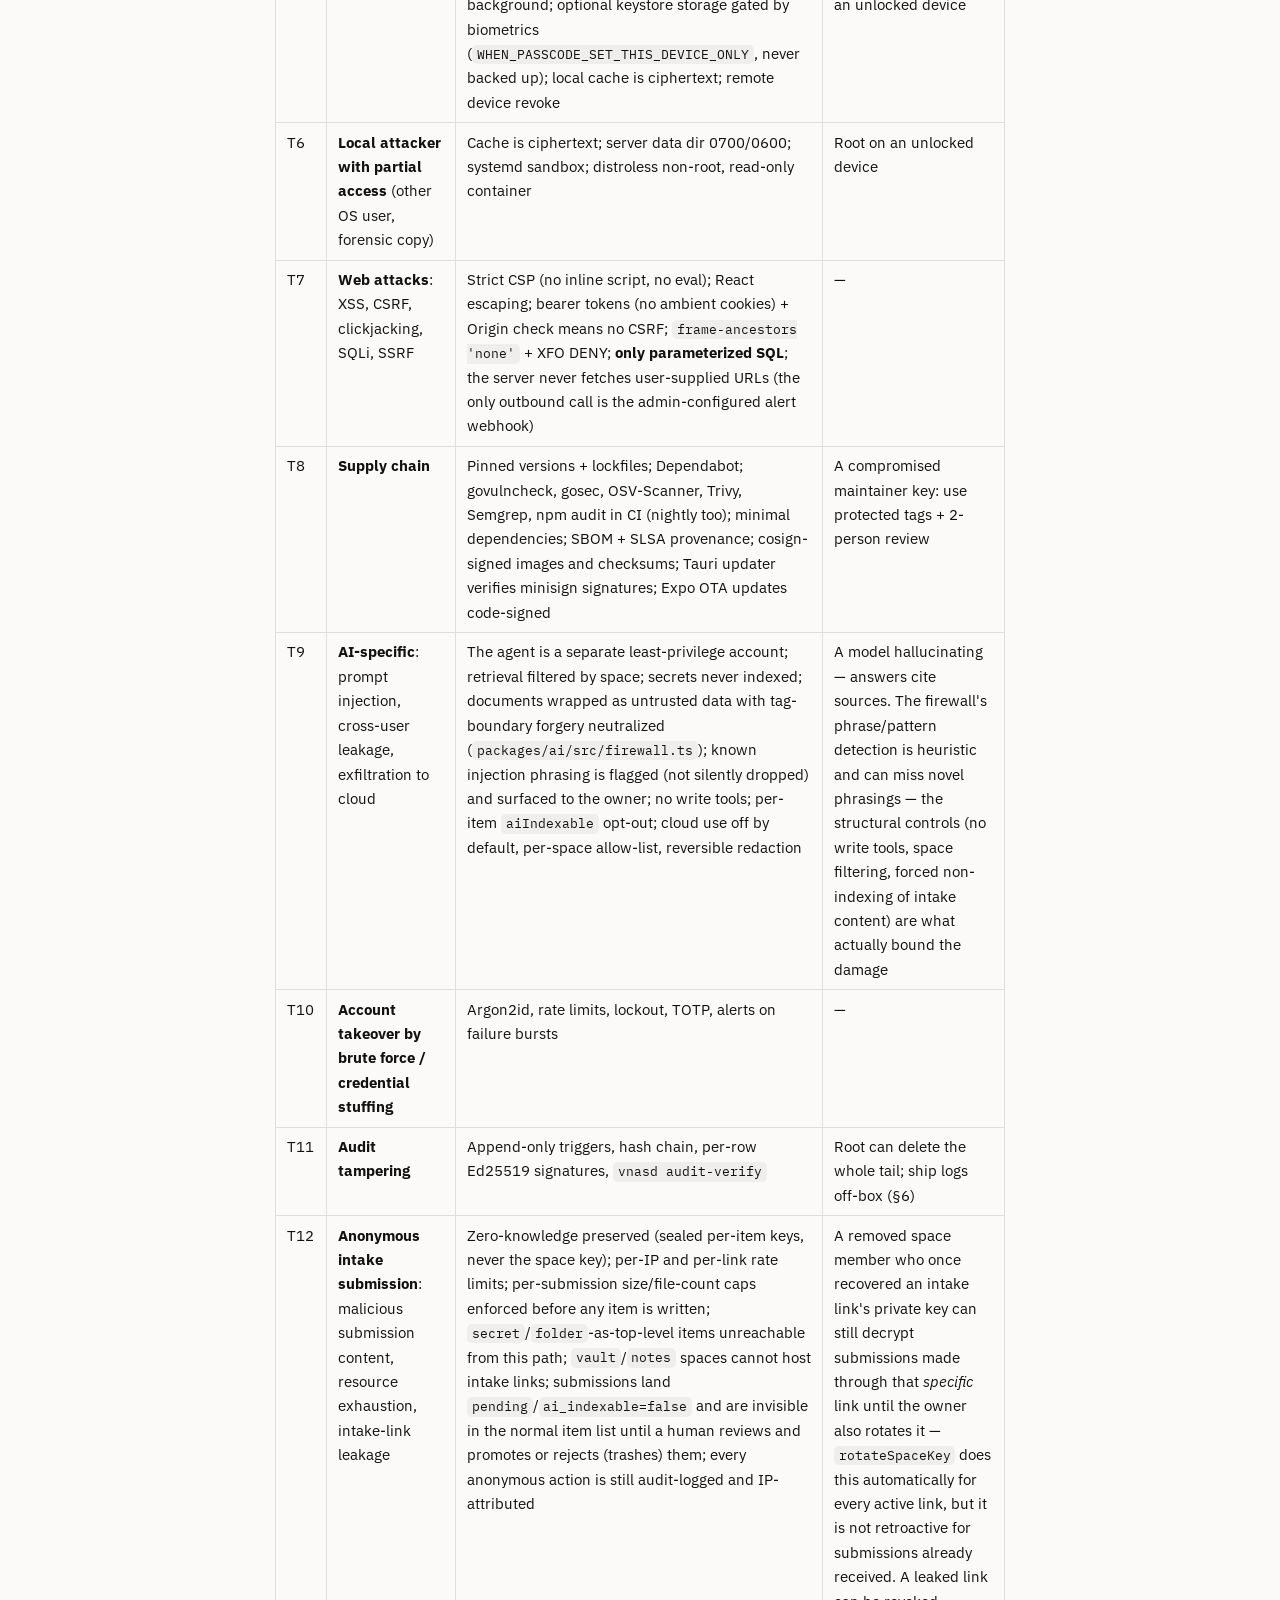
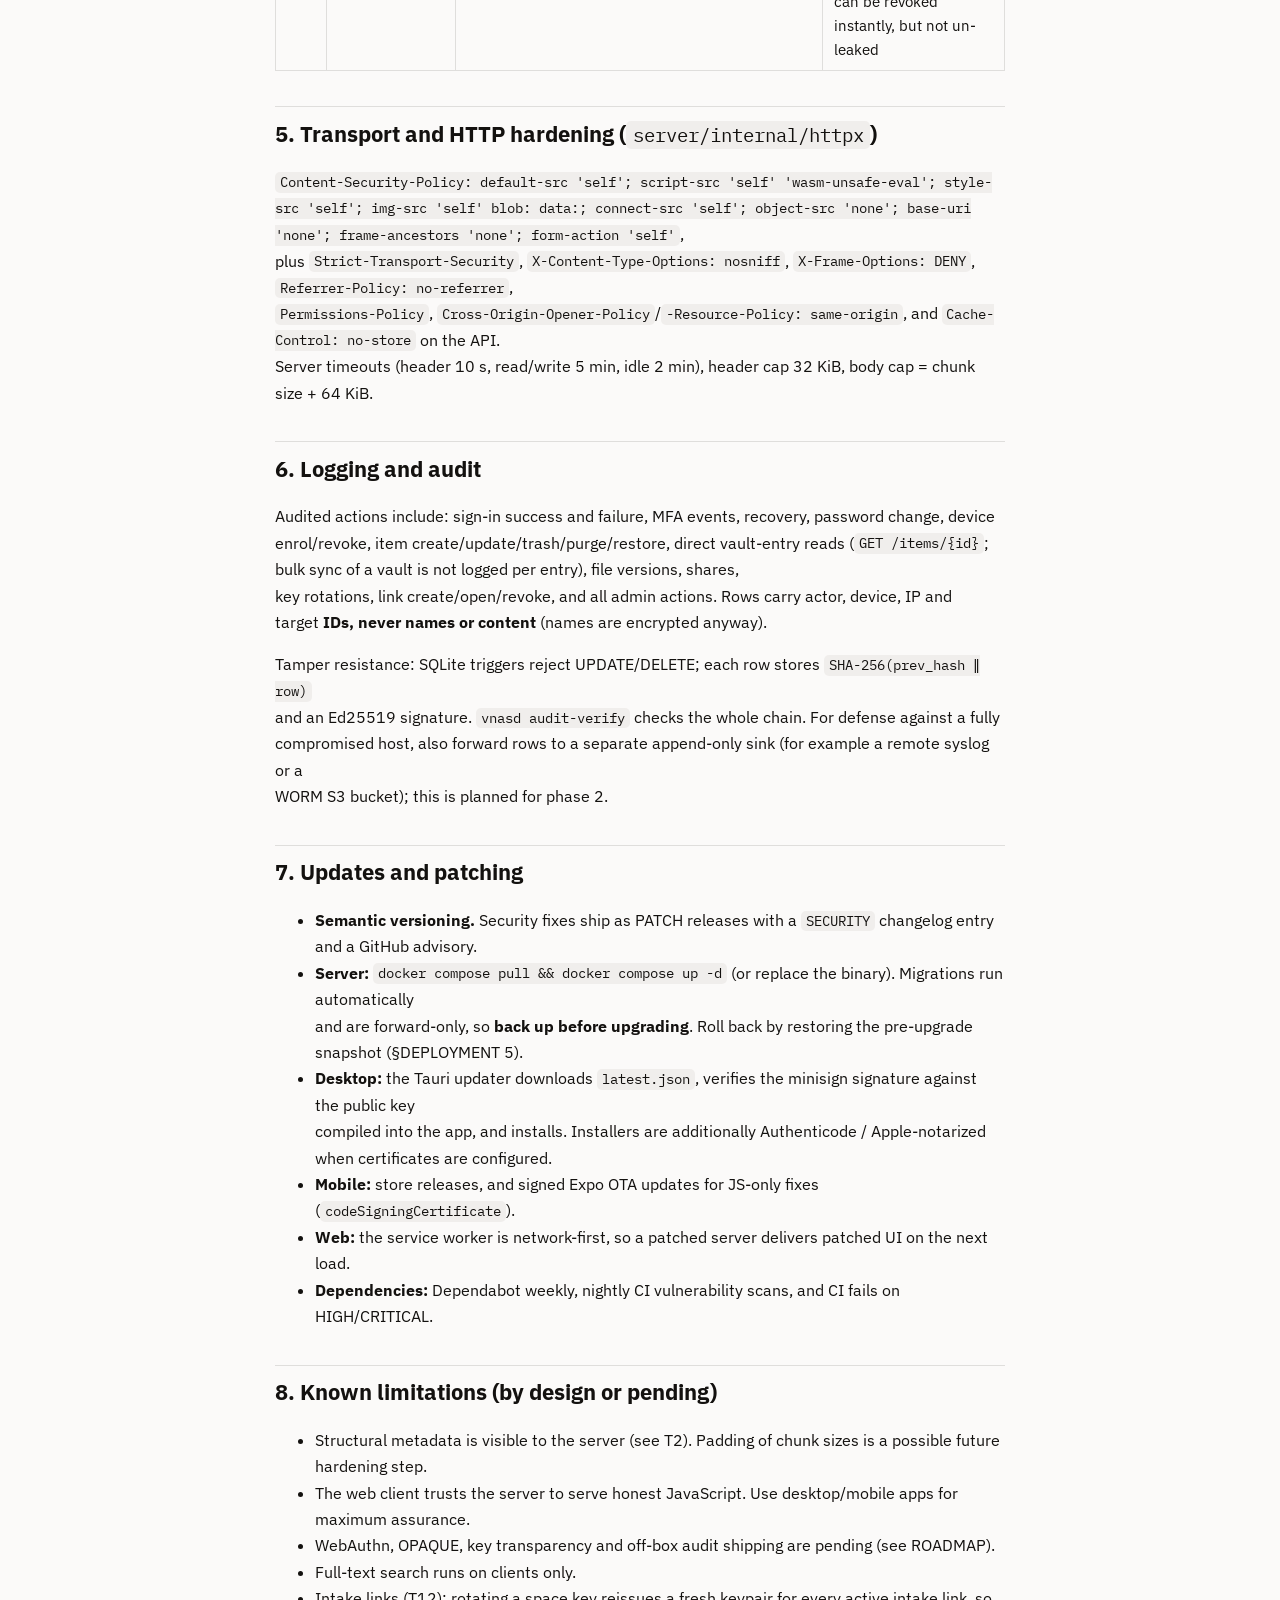
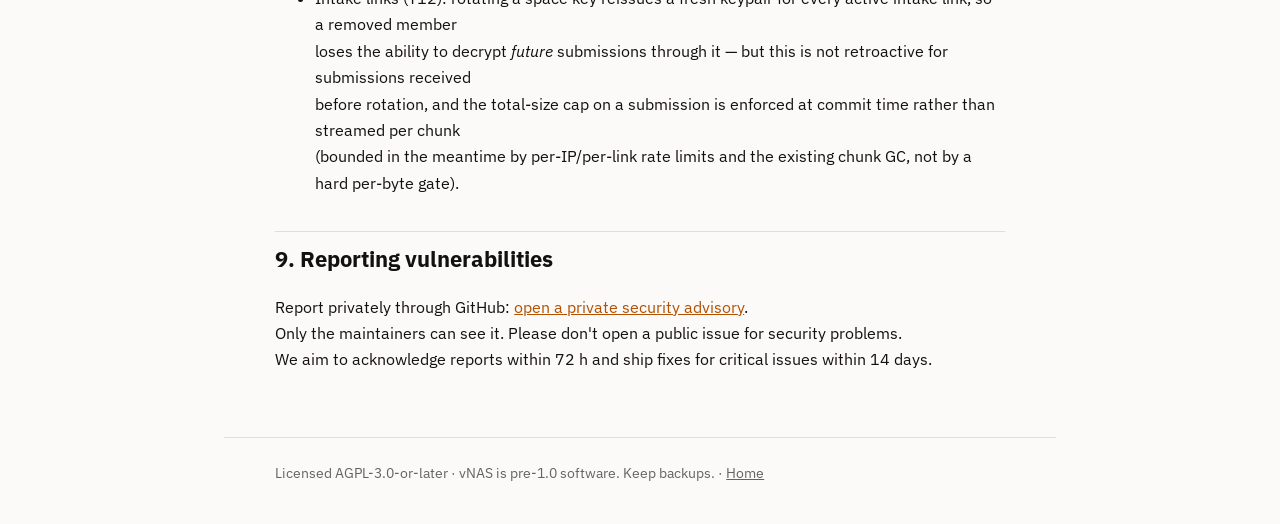
<file: docs/SECURITY.html>
<!doctype html>
<html lang="en">
<head>
<meta charset="utf-8">
<meta name="viewport" content="width=device-width, initial-scale=1">
<title>Security model · vNAS</title>
<meta name="color-scheme" content="light dark">
<link rel="icon" href="data:image/svg+xml,%3Csvg xmlns='http://www.w3.org/2000/svg' viewBox='0 0 16 16'%3E%3Crect x='3' y='3' width='10' height='10' rx='3' fill='%23d36000'/%3E%3C/svg%3E">
<link rel="preconnect" href="https://fonts.googleapis.com">
<link rel="preconnect" href="https://fonts.gstatic.com" crossorigin>
<link href="https://fonts.googleapis.com/css2?family=IBM+Plex+Mono:wght@400;500&family=IBM+Plex+Sans:wght@400;500;600&display=swap" rel="stylesheet">
<script>try { var t = localStorage.getItem("vnas-theme"); if (t === "light" || t === "dark") document.documentElement.dataset.theme = t; } catch (e) {}</script>
<link rel="stylesheet" href="docs.css">
</head>
<body>
<header class="bar"><div class="wrap">
  <a class="logo" href="../"><i></i>vNAS</a>
  <nav aria-label="Documentation"><a href="OPERATOR_MANUAL.html">Operator manual</a><a href="DEPLOYMENT.html">Deployment</a><a href="SECURITY.html" aria-current="page">Security model</a><a href="ARCHITECTURE.html">Architecture</a><a href="API.html">API</a><a href="SYNC.html">Sync & offline</a><a href="AI.html">AI assistant</a><a href="ROADMAP.html">Roadmap</a></nav>
</div></header>
<main class="wrap"><article class="doc"><h1 id="security-design">Security design</h1>
<p>Security is the product. This document is the reference for what vNAS protects, how, and what it<br>
deliberately does not protect. Report vulnerabilities privately; see §9.</p>
<h2 id="1-assets-and-trust-boundaries">1. Assets and trust boundaries</h2>
<markdown-accessiblity-table><table role="table">
<thead>
<tr>
<th>Asset</th>
<th>Where it lives</th>
<th>Who can read it</th>
</tr>
</thead>
<tbody>
<tr>
<td>File contents, names, tags, notes, vault entries, records</td>
<td>Server: ciphertext. Devices: ciphertext cache plus plaintext in memory while unlocked</td>
<td>Only members of the space, on unlocked devices</td>
</tr>
<tr>
<td>Password</td>
<td>The user's head. Never stored or transmitted</td>
<td>Nobody</td>
</tr>
<tr>
<td>Account master key (AMK)</td>
<td>Server: wrapped by the password-derived key and by the recovery key. Device: memory, optionally the OS keystore</td>
<td>The user</td>
</tr>
<tr>
<td>Structural metadata: IDs, parent links, sizes, timestamps, member lists, emails</td>
<td>Server, plaintext</td>
<td>Server operator</td>
</tr>
<tr>
<td>Audit log</td>
<td>Server (hash-chained, signed)</td>
<td>Admins</td>
</tr>
</tbody>
</table></markdown-accessiblity-table>
<p><strong>Trust boundary:</strong> the server is assumed <em>honest-but-curious, and possibly compromised</em>. Clients<br>
are trusted only while unlocked, on the user's own device.</p>
<h2 id="2-cryptography-packagescoresrccryptots">2. Cryptography (<code class="notranslate">packages/core/src/crypto.ts</code>)</h2>
<markdown-accessiblity-table><table role="table">
<thead>
<tr>
<th>Purpose</th>
<th>Primitive</th>
<th>Parameters</th>
</tr>
</thead>
<tbody>
<tr>
<td>Password stretching</td>
<td>Argon2id (<code class="notranslate">crypto_pwhash</code>)</td>
<td>128 MiB, 3 passes, 1 lane (client default). The server rejects anything below 64 MiB / 3 passes</td>
</tr>
<tr>
<td>Key separation</td>
<td>BLAKE2b KDF (<code class="notranslate">crypto_kdf_derive_from_key</code>)</td>
<td>Context <code class="notranslate">vnasauth</code>: subkey 1 = auth key, 2 = wrap key</td>
</tr>
<tr>
<td>Symmetric encryption</td>
<td>XChaCha20-Poly1305 (IETF AEAD)</td>
<td>256-bit keys, random 192-bit nonces (safe to generate at random), versioned envelope <code class="notranslate">0x01‖nonce‖ct</code></td>
</tr>
<tr>
<td>Sharing</td>
<td>X25519 sealed boxes (<code class="notranslate">crypto_box_seal</code>)</td>
<td>Space keyring sealed to each member</td>
</tr>
<tr>
<td>Integrity of files</td>
<td>Ed25519 signatures over manifests</td>
<td>Device verifies signer</td>
</tr>
<tr>
<td>Chunk IDs</td>
<td>Keyed BLAKE2b-256</td>
<td>Keyed with the item key, so the server cannot confirm known files</td>
</tr>
<tr>
<td>Server-side auth hash</td>
<td>Argon2id (Go <code class="notranslate">x/crypto/argon2</code>)</td>
<td>19 MiB, 1 pass. The input is already a 256-bit key</td>
</tr>
<tr>
<td>Server secrets at rest (TOTP seeds)</td>
<td>AES-256-GCM</td>
<td>Key in <code class="notranslate">server-keys.json</code> (0600)</td>
</tr>
<tr>
<td>Audit log</td>
<td>SHA-256 chain + Ed25519</td>
<td>Per-row signature</td>
</tr>
</tbody>
</table></markdown-accessiblity-table>
<p><strong>Associated data binds every ciphertext to its role and ID</strong> (<code class="notranslate">vnas:item-meta:&lt;id&gt;</code>,<br>
<code class="notranslate">vnas:chunk:&lt;item&gt;:&lt;chunk&gt;</code> …), so a malicious server cannot swap one item's ciphertext for another's.</p>
<h3 id="21-key-hierarchy">2.1 Key hierarchy</h3>
<pre class="notranslate"><code class="notranslate">password ─Argon2id(salt)─► master ─┬─► authKey  ──► server stores Argon2id(authKey)
                                   └─► wrapKey  ──► AEAD(AMK)            = wrapped_amk
recovery key (256-bit, printed) ───┬─► recoveryAuthKey ──► server stores its hash
                                   └─► recoveryWrapKey ──► AEAD(AMK)     = recovery_wrapped_amk
AMK ──► AEAD(X25519 sk ‖ Ed25519 sk)                                     = wrapped_private_keys
X25519 pk ◄── sealed {epoch: spaceKey…}                                  = space_members.wrapped_space_key
spaceKey[epoch] ──► AEAD(itemKey)                                        = items.wrapped_item_key
itemKey ──► AEAD(meta), AEAD(payload), AEAD(chunk), AEAD(manifest)
</code></pre>
<h3 id="22-login-is-zero-knowledge">2.2 Login is zero-knowledge</h3>
<p><code class="notranslate">/prelogin</code> returns the public KDF parameters. Unknown emails get a deterministic fake (HMAC of<br>
the email), so account existence is not revealed. The client derives <code class="notranslate">authKey</code> and sends only that.<br>
The server compares <code class="notranslate">Argon2id(authKey)</code> in constant time. A database leak lets an attacker<br>
brute-force passwords only at the full client Argon2id cost, per user.</p>
<blockquote>
<p><strong>Residual risk / upgrade path:</strong> an aPAKE (OPAQUE, RFC 9807) would remove even the offline-guess<br>
oracle that the stored hash gives a server attacker. It is planned for phase 3; the KDF/auth split<br>
already isolates it to one module.</p>
</blockquote>
<h3 id="23-password-change-and-recovery">2.3 Password change and recovery</h3>
<p>Changing the password re-wraps the AMK; no data is re-encrypted, and other sessions are revoked.<br>
Recovery uses the printed 256-bit recovery key and still requires the TOTP code or an MFA<br>
recovery code when MFA is enabled. <strong>There is no admin password reset by design:</strong> an admin who<br>
could reset passwords could read data.</p>
<h3 id="24-sharing-and-key-substitution">2.4 Sharing and key substitution</h3>
<p>A malicious server could hand a sharer an attacker's public key. Clients show a <strong>key fingerprint</strong><br>
(Settings) for out-of-band comparison before sharing sensitive vaults. Planned: key transparency<br>
log / TOFU pinning with change warnings (phase 3).</p>
<h3 id="25-key-rotation-and-revocation">2.5 Key rotation and revocation</h3>
<ul>
<li><strong>Remove a member:</strong> the owner's client creates epoch <em>n+1</em>, re-seals the full keyring to the remaining<br>
members, and re-encrypts space metadata. New content uses the new epoch. Old content stays readable<br>
by current members. Re-wrapping old item keys is lazy, and full re-encryption is optional for files<br>
the removed member could have cached.</li>
<li><strong>Lost device:</strong> <code class="notranslate">Settings → Devices → Revoke</code> kills its sessions instantly. If the device had the<br>
AMK in its keystore, change the password, which re-wraps the AMK and signs out all devices.</li>
<li><strong>Compromised account password:</strong> change it. Rotate keys of shared spaces if exposure is suspected.</li>
<li><strong>Server keys</strong> (<code class="notranslate">server-keys.json</code>): rotation re-seals TOTP secrets. Audit-key rotation starts a new<br>
chain segment (the old public key is retained for verification).</li>
</ul>
<h2 id="3-authentication-and-authorization">3. Authentication and authorization</h2>
<ul>
<li><strong>Factors:</strong> password (as above); TOTP (RFC 6238, ±1 step, step-replay rejected, 10 single-use recovery<br>
codes); <strong>WebAuthn/passkeys planned for phase 2.</strong></li>
<li><strong>Sessions:</strong> 256-bit random bearer tokens. Only the SHA-256 hash is stored. 30-day absolute and<br>
14-day idle expiry. The token is rotated after MFA (no session fixation). A half-authenticated MFA<br>
session can only call <code class="notranslate">/auth/mfa/verify</code>, and wrapped keys are released only after all factors pass.</li>
<li><strong>Brute force:</strong> per-IP and per-account token buckets (<code class="notranslate">VNAS_AUTH_RATE_PER_MIN</code>, default 10/min), plus<br>
exponential account lockout after 5 failures (capped at 1 h), plus alerting.</li>
<li><strong>RBAC:</strong></li>
</ul>
<markdown-accessiblity-table><table role="table">
<thead>
<tr>
<th>Global role</th>
<th>Can</th>
</tr>
</thead>
<tbody>
<tr>
<td><code class="notranslate">admin</code></td>
<td>Everything a user can, plus manage users, roles, quotas, invites, groups and the audit log. <strong>Cannot decrypt anyone's data</strong></td>
</tr>
<tr>
<td><code class="notranslate">user</code></td>
<td>Create spaces, share, create links</td>
</tr>
<tr>
<td><code class="notranslate">readonly</code></td>
<td>Read spaces shared with them; every write is refused server-side</td>
</tr>
<tr>
<td><code class="notranslate">guest</code></td>
<td>Use only spaces shared with them; cannot create spaces, share, look up users, or create links</td>
</tr>
</tbody>
</table></markdown-accessiblity-table>
<markdown-accessiblity-table><table role="table">
<thead>
<tr>
<th>Space role</th>
<th>Can</th>
</tr>
</thead>
<tbody>
<tr>
<td><code class="notranslate">owner</code></td>
<td>Manage members, rotate keys, delete the space</td>
</tr>
<tr>
<td><code class="notranslate">editor</code></td>
<td>Create, update and trash items; upload; create links</td>
</tr>
<tr>
<td><code class="notranslate">viewer</code></td>
<td>Read</td>
</tr>
</tbody>
</table></markdown-accessiblity-table>
<p>Every handler resolves the caller's access to the target space <strong>first</strong>. Unknown and forbidden<br>
both return 404, so IDs cannot be probed. Vault entries are excluded from public links.</p>
<h2 id="4-threat-model-and-controls">4. Threat model and controls</h2>
<markdown-accessiblity-table><table role="table">
<thead>
<tr>
<th>#</th>
<th>Threat</th>
<th>Controls</th>
<th>Residual risk</th>
</tr>
</thead>
<tbody>
<tr>
<td>T1</td>
<td><strong>Network attacker</strong> (MITM, sniffing)</td>
<td>TLS 1.2+/1.3 via Caddy (auto-renewing certificates); HSTS 2 years; everything already E2E-encrypted inside TLS; share-link keys only in the URL <code class="notranslate">#fragment</code> (never sent)</td>
<td>Initial TOFU on the server URL</td>
</tr>
<tr>
<td>T2</td>
<td><strong>Compromised server or host / malicious admin</strong></td>
<td>Zero-knowledge E2EE; AAD binding; signed manifests; chunk ID ↔ plaintext verification; truncation checks; no admin reset; audit log signed + hash-chained</td>
<td>Metadata visible (sizes, timing, sharing graph); availability (deletion); public-key substitution (§2.4); serving malicious <em>web</em> JavaScript — prefer desktop/mobile apps, which are signed and pinned</td>
</tr>
<tr>
<td>T3</td>
<td><strong>Stolen or leaked backup</strong></td>
<td>Same as T2, plus restic encryption</td>
<td>Offline password guessing at Argon2id cost: use strong passphrases</td>
</tr>
<tr>
<td>T4</td>
<td><strong>Malicious user account</strong></td>
<td>RBAC at every endpoint; 404 on foreign IDs; strict ID validation (hex only), so blob keys can't traverse paths; quotas; rate limits; body size caps; JSON <code class="notranslate">DisallowUnknownFields</code></td>
<td>Abuse inside spaces they were legitimately given</td>
</tr>
<tr>
<td>T5</td>
<td><strong>Lost / stolen device</strong></td>
<td>Keys live only in memory while unlocked; web auto-locks after 15 min idle; mobile locks on background; optional keystore storage gated by biometrics (<code class="notranslate">WHEN_PASSCODE_SET_THIS_DEVICE_ONLY</code>, never backed up); local cache is ciphertext; remote device revoke</td>
<td>A device stolen while unlocked; malware on an unlocked device</td>
</tr>
<tr>
<td>T6</td>
<td><strong>Local attacker with partial access</strong> (other OS user, forensic copy)</td>
<td>Cache is ciphertext; server data dir 0700/0600; systemd sandbox; distroless non-root, read-only container</td>
<td>Root on an unlocked device</td>
</tr>
<tr>
<td>T7</td>
<td><strong>Web attacks</strong>: XSS, CSRF, clickjacking, SQLi, SSRF</td>
<td>Strict CSP (no inline script, no eval); React escaping; bearer tokens (no ambient cookies) + Origin check means no CSRF; <code class="notranslate">frame-ancestors 'none'</code> + XFO DENY; <strong>only parameterized SQL</strong>; the server never fetches user-supplied URLs (the only outbound call is the admin-configured alert webhook)</td>
<td>—</td>
</tr>
<tr>
<td>T8</td>
<td><strong>Supply chain</strong></td>
<td>Pinned versions + lockfiles; Dependabot; govulncheck, gosec, OSV-Scanner, Trivy, Semgrep, npm audit in CI (nightly too); minimal dependencies; SBOM + SLSA provenance; cosign-signed images and checksums; Tauri updater verifies minisign signatures; Expo OTA updates code-signed</td>
<td>A compromised maintainer key: use protected tags + 2-person review</td>
</tr>
<tr>
<td>T9</td>
<td><strong>AI-specific</strong>: prompt injection, cross-user leakage, exfiltration to cloud</td>
<td>The agent is a separate least-privilege account; retrieval filtered by space; secrets never indexed; documents wrapped as untrusted data with tag-boundary forgery neutralized (<code class="notranslate">packages/ai/src/firewall.ts</code>); known injection phrasing is flagged (not silently dropped) and surfaced to the owner; no write tools; per-item <code class="notranslate">aiIndexable</code> opt-out; cloud use off by default, per-space allow-list, reversible redaction</td>
<td>A model hallucinating — answers cite sources. The firewall's phrase/pattern detection is heuristic and can miss novel phrasings — the structural controls (no write tools, space filtering, forced non-indexing of intake content) are what actually bound the damage</td>
</tr>
<tr>
<td>T10</td>
<td><strong>Account takeover by brute force / credential stuffing</strong></td>
<td>Argon2id, rate limits, lockout, TOTP, alerts on failure bursts</td>
<td>—</td>
</tr>
<tr>
<td>T11</td>
<td><strong>Audit tampering</strong></td>
<td>Append-only triggers, hash chain, per-row Ed25519 signatures, <code class="notranslate">vnasd audit-verify</code></td>
<td>Root can delete the whole tail; ship logs off-box (§6)</td>
</tr>
<tr>
<td>T12</td>
<td><strong>Anonymous intake submission</strong>: malicious submission content, resource exhaustion, intake-link leakage</td>
<td>Zero-knowledge preserved (sealed per-item keys, never the space key); per-IP and per-link rate limits; per-submission size/file-count caps enforced before any item is written; <code class="notranslate">secret</code>/<code class="notranslate">folder</code>-as-top-level items unreachable from this path; <code class="notranslate">vault</code>/<code class="notranslate">notes</code> spaces cannot host intake links; submissions land <code class="notranslate">pending</code>/<code class="notranslate">ai_indexable=false</code> and are invisible in the normal item list until a human reviews and promotes or rejects (trashes) them; every anonymous action is still audit-logged and IP-attributed</td>
<td>A removed space member who once recovered an intake link's private key can still decrypt submissions made through that <em>specific</em> link until the owner also rotates it — <code class="notranslate">rotateSpaceKey</code> does this automatically for every active link, but it is not retroactive for submissions already received. A leaked link can be revoked instantly, but not un-leaked</td>
</tr>
</tbody>
</table></markdown-accessiblity-table>
<h2 id="5-transport-and-http-hardening-serverinternalhttpx">5. Transport and HTTP hardening (<code class="notranslate">server/internal/httpx</code>)</h2>
<p><code class="notranslate">Content-Security-Policy: default-src 'self'; script-src 'self' 'wasm-unsafe-eval'; style-src 'self'; img-src 'self' blob: data:; connect-src 'self'; object-src 'none'; base-uri 'none'; frame-ancestors 'none'; form-action 'self'</code>,<br>
plus <code class="notranslate">Strict-Transport-Security</code>, <code class="notranslate">X-Content-Type-Options: nosniff</code>, <code class="notranslate">X-Frame-Options: DENY</code>, <code class="notranslate">Referrer-Policy: no-referrer</code>,<br>
<code class="notranslate">Permissions-Policy</code>, <code class="notranslate">Cross-Origin-Opener-Policy</code>/<code class="notranslate">-Resource-Policy: same-origin</code>, and <code class="notranslate">Cache-Control: no-store</code> on the API.<br>
Server timeouts (header 10 s, read/write 5 min, idle 2 min), header cap 32 KiB, body cap = chunk size + 64 KiB.</p>
<h2 id="6-logging-and-audit">6. Logging and audit</h2>
<p>Audited actions include: sign-in success and failure, MFA events, recovery, password change, device<br>
enrol/revoke, item create/update/trash/purge/restore, direct vault-entry reads (<code class="notranslate">GET /items/{id}</code>;<br>
bulk sync of a vault is not logged per entry), file versions, shares,<br>
key rotations, link create/open/revoke, and all admin actions. Rows carry actor, device, IP and<br>
target <strong>IDs, never names or content</strong> (names are encrypted anyway).</p>
<p>Tamper resistance: SQLite triggers reject UPDATE/DELETE; each row stores <code class="notranslate">SHA-256(prev_hash ‖ row)</code><br>
and an Ed25519 signature. <code class="notranslate">vnasd audit-verify</code> checks the whole chain. For defense against a fully<br>
compromised host, also forward rows to a separate append-only sink (for example a remote syslog or a<br>
WORM S3 bucket); this is planned for phase 2.</p>
<h2 id="7-updates-and-patching">7. Updates and patching</h2>
<ul>
<li><strong>Semantic versioning.</strong> Security fixes ship as PATCH releases with a <code class="notranslate">SECURITY</code> changelog entry and a GitHub advisory.</li>
<li><strong>Server:</strong> <code class="notranslate">docker compose pull &amp;&amp; docker compose up -d</code> (or replace the binary). Migrations run automatically<br>
and are forward-only, so <strong>back up before upgrading</strong>. Roll back by restoring the pre-upgrade snapshot (§DEPLOYMENT 5).</li>
<li><strong>Desktop:</strong> the Tauri updater downloads <code class="notranslate">latest.json</code>, verifies the minisign signature against the public key<br>
compiled into the app, and installs. Installers are additionally Authenticode / Apple-notarized when certificates are configured.</li>
<li><strong>Mobile:</strong> store releases, and signed Expo OTA updates for JS-only fixes (<code class="notranslate">codeSigningCertificate</code>).</li>
<li><strong>Web:</strong> the service worker is network-first, so a patched server delivers patched UI on the next load.</li>
<li><strong>Dependencies:</strong> Dependabot weekly, nightly CI vulnerability scans, and CI fails on HIGH/CRITICAL.</li>
</ul>
<h2 id="8-known-limitations-by-design-or-pending">8. Known limitations (by design or pending)</h2>
<ul>
<li>Structural metadata is visible to the server (see T2). Padding of chunk sizes is a possible future hardening step.</li>
<li>The web client trusts the server to serve honest JavaScript. Use desktop/mobile apps for maximum assurance.</li>
<li>WebAuthn, OPAQUE, key transparency and off-box audit shipping are pending (see ROADMAP).</li>
<li>Full-text search runs on clients only.</li>
<li>Intake links (T12): rotating a space key reissues a fresh keypair for every active intake link, so a removed member<br>
loses the ability to decrypt <em>future</em> submissions through it — but this is not retroactive for submissions received<br>
before rotation, and the total-size cap on a submission is enforced at commit time rather than streamed per chunk<br>
(bounded in the meantime by per-IP/per-link rate limits and the existing chunk GC, not by a hard per-byte gate).</li>
</ul>
<h2 id="9-reporting-vulnerabilities">9. Reporting vulnerabilities</h2>
<p>Report privately through GitHub: <a href="https://github.com/Mangesh-Bhattacharya/vnas-site/security/advisories/new">open a private security advisory</a>.<br>
Only the maintainers can see it. Please don't open a public issue for security problems.<br>
We aim to acknowledge reports within 72 h and ship fixes for critical issues within 14 days.</p></article></main>
<footer class="wrap foot">Licensed AGPL-3.0-or-later · vNAS is pre-1.0 software. Keep backups. · <a href="../">Home</a></footer>
</body>
</html>
</file>
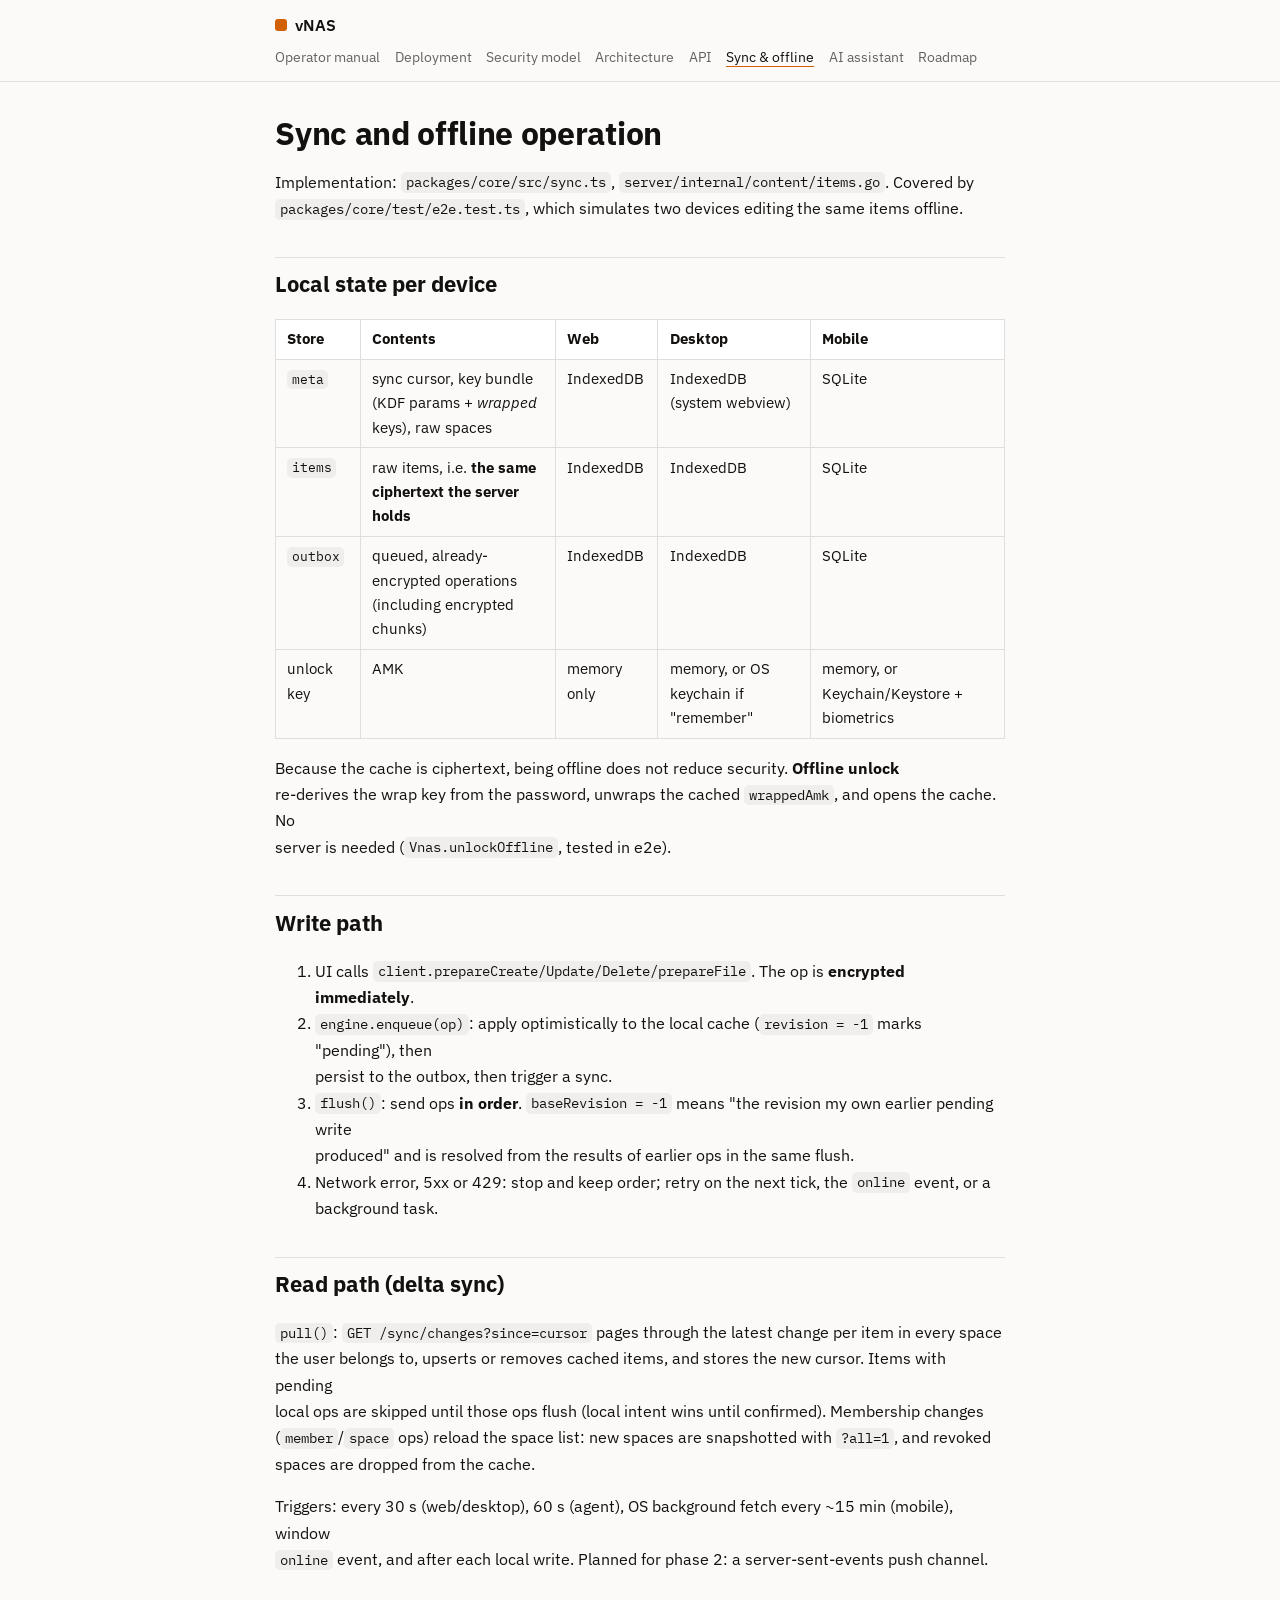
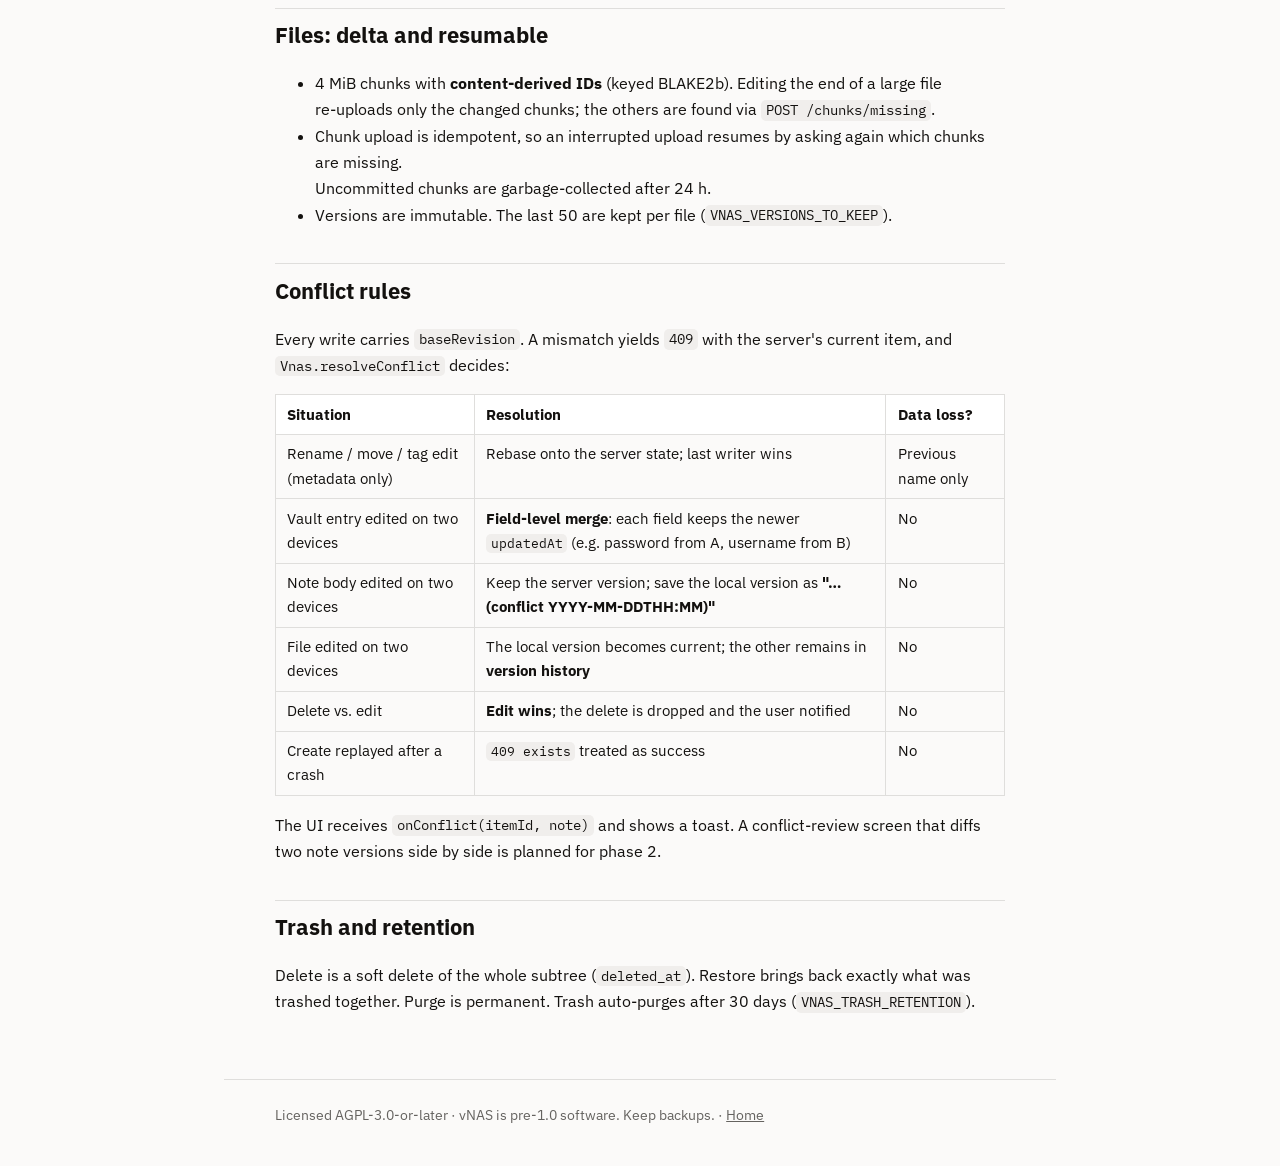
<file: docs/SYNC.html>
<!doctype html>
<html lang="en">
<head>
<meta charset="utf-8">
<meta name="viewport" content="width=device-width, initial-scale=1">
<title>Sync & offline · vNAS</title>
<meta name="color-scheme" content="light dark">
<link rel="icon" href="data:image/svg+xml,%3Csvg xmlns='http://www.w3.org/2000/svg' viewBox='0 0 16 16'%3E%3Crect x='3' y='3' width='10' height='10' rx='3' fill='%23d36000'/%3E%3C/svg%3E">
<link rel="preconnect" href="https://fonts.googleapis.com">
<link rel="preconnect" href="https://fonts.gstatic.com" crossorigin>
<link href="https://fonts.googleapis.com/css2?family=IBM+Plex+Mono:wght@400;500&family=IBM+Plex+Sans:wght@400;500;600&display=swap" rel="stylesheet">
<script>try { var t = localStorage.getItem("vnas-theme"); if (t === "light" || t === "dark") document.documentElement.dataset.theme = t; } catch (e) {}</script>
<link rel="stylesheet" href="docs.css">
</head>
<body>
<header class="bar"><div class="wrap">
  <a class="logo" href="../"><i></i>vNAS</a>
  <nav aria-label="Documentation"><a href="OPERATOR_MANUAL.html">Operator manual</a><a href="DEPLOYMENT.html">Deployment</a><a href="SECURITY.html">Security model</a><a href="ARCHITECTURE.html">Architecture</a><a href="API.html">API</a><a href="SYNC.html" aria-current="page">Sync & offline</a><a href="AI.html">AI assistant</a><a href="ROADMAP.html">Roadmap</a></nav>
</div></header>
<main class="wrap"><article class="doc"><h1 id="sync-and-offline-operation">Sync and offline operation</h1>
<p>Implementation: <code class="notranslate">packages/core/src/sync.ts</code>, <code class="notranslate">server/internal/content/items.go</code>. Covered by<br>
<code class="notranslate">packages/core/test/e2e.test.ts</code>, which simulates two devices editing the same items offline.</p>
<h2 id="local-state-per-device">Local state per device</h2>
<markdown-accessiblity-table><table role="table">
<thead>
<tr>
<th>Store</th>
<th>Contents</th>
<th>Web</th>
<th>Desktop</th>
<th>Mobile</th>
</tr>
</thead>
<tbody>
<tr>
<td><code class="notranslate">meta</code></td>
<td>sync cursor, key bundle (KDF params + <em>wrapped</em> keys), raw spaces</td>
<td>IndexedDB</td>
<td>IndexedDB (system webview)</td>
<td>SQLite</td>
</tr>
<tr>
<td><code class="notranslate">items</code></td>
<td>raw items, i.e. <strong>the same ciphertext the server holds</strong></td>
<td>IndexedDB</td>
<td>IndexedDB</td>
<td>SQLite</td>
</tr>
<tr>
<td><code class="notranslate">outbox</code></td>
<td>queued, already-encrypted operations (including encrypted chunks)</td>
<td>IndexedDB</td>
<td>IndexedDB</td>
<td>SQLite</td>
</tr>
<tr>
<td>unlock key</td>
<td>AMK</td>
<td>memory only</td>
<td>memory, or OS keychain if "remember"</td>
<td>memory, or Keychain/Keystore + biometrics</td>
</tr>
</tbody>
</table></markdown-accessiblity-table>
<p>Because the cache is ciphertext, being offline does not reduce security. <strong>Offline unlock</strong><br>
re-derives the wrap key from the password, unwraps the cached <code class="notranslate">wrappedAmk</code>, and opens the cache. No<br>
server is needed (<code class="notranslate">Vnas.unlockOffline</code>, tested in e2e).</p>
<h2 id="write-path">Write path</h2>
<ol>
<li>UI calls <code class="notranslate">client.prepareCreate/Update/Delete/prepareFile</code>. The op is <strong>encrypted immediately</strong>.</li>
<li><code class="notranslate">engine.enqueue(op)</code>: apply optimistically to the local cache (<code class="notranslate">revision = -1</code> marks "pending"), then<br>
persist to the outbox, then trigger a sync.</li>
<li><code class="notranslate">flush()</code>: send ops <strong>in order</strong>. <code class="notranslate">baseRevision = -1</code> means "the revision my own earlier pending write<br>
produced" and is resolved from the results of earlier ops in the same flush.</li>
<li>Network error, 5xx or 429: stop and keep order; retry on the next tick, the <code class="notranslate">online</code> event, or a background task.</li>
</ol>
<h2 id="read-path-delta-sync">Read path (delta sync)</h2>
<p><code class="notranslate">pull()</code>: <code class="notranslate">GET /sync/changes?since=cursor</code> pages through the latest change per item in every space<br>
the user belongs to, upserts or removes cached items, and stores the new cursor. Items with pending<br>
local ops are skipped until those ops flush (local intent wins until confirmed). Membership changes<br>
(<code class="notranslate">member</code>/<code class="notranslate">space</code> ops) reload the space list: new spaces are snapshotted with <code class="notranslate">?all=1</code>, and revoked<br>
spaces are dropped from the cache.</p>
<p>Triggers: every 30 s (web/desktop), 60 s (agent), OS background fetch every ~15 min (mobile), window<br>
<code class="notranslate">online</code> event, and after each local write. Planned for phase 2: a server-sent-events push channel.</p>
<h2 id="files-delta-and-resumable">Files: delta and resumable</h2>
<ul>
<li>4 MiB chunks with <strong>content-derived IDs</strong> (keyed BLAKE2b). Editing the end of a large file<br>
re-uploads only the changed chunks; the others are found via <code class="notranslate">POST /chunks/missing</code>.</li>
<li>Chunk upload is idempotent, so an interrupted upload resumes by asking again which chunks are missing.<br>
Uncommitted chunks are garbage-collected after 24 h.</li>
<li>Versions are immutable. The last 50 are kept per file (<code class="notranslate">VNAS_VERSIONS_TO_KEEP</code>).</li>
</ul>
<h2 id="conflict-rules">Conflict rules</h2>
<p>Every write carries <code class="notranslate">baseRevision</code>. A mismatch yields <code class="notranslate">409</code> with the server's current item, and<br>
<code class="notranslate">Vnas.resolveConflict</code> decides:</p>
<markdown-accessiblity-table><table role="table">
<thead>
<tr>
<th>Situation</th>
<th>Resolution</th>
<th>Data loss?</th>
</tr>
</thead>
<tbody>
<tr>
<td>Rename / move / tag edit (metadata only)</td>
<td>Rebase onto the server state; last writer wins</td>
<td>Previous name only</td>
</tr>
<tr>
<td>Vault entry edited on two devices</td>
<td><strong>Field-level merge</strong>: each field keeps the newer <code class="notranslate">updatedAt</code> (e.g. password from A, username from B)</td>
<td>No</td>
</tr>
<tr>
<td>Note body edited on two devices</td>
<td>Keep the server version; save the local version as <strong>"… (conflict YYYY-MM-DDTHH:MM)"</strong></td>
<td>No</td>
</tr>
<tr>
<td>File edited on two devices</td>
<td>The local version becomes current; the other remains in <strong>version history</strong></td>
<td>No</td>
</tr>
<tr>
<td>Delete vs. edit</td>
<td><strong>Edit wins</strong>; the delete is dropped and the user notified</td>
<td>No</td>
</tr>
<tr>
<td>Create replayed after a crash</td>
<td><code class="notranslate">409 exists</code> treated as success</td>
<td>No</td>
</tr>
</tbody>
</table></markdown-accessiblity-table>
<p>The UI receives <code class="notranslate">onConflict(itemId, note)</code> and shows a toast. A conflict-review screen that diffs<br>
two note versions side by side is planned for phase 2.</p>
<h2 id="trash-and-retention">Trash and retention</h2>
<p>Delete is a soft delete of the whole subtree (<code class="notranslate">deleted_at</code>). Restore brings back exactly what was<br>
trashed together. Purge is permanent. Trash auto-purges after 30 days (<code class="notranslate">VNAS_TRASH_RETENTION</code>).</p></article></main>
<footer class="wrap foot">Licensed AGPL-3.0-or-later · vNAS is pre-1.0 software. Keep backups. · <a href="../">Home</a></footer>
</body>
</html>
</file>
<file: docs/docs.css>
:root{--surface:#fbfaf9;--raised:#fff;--sunken:#f0eeec;--text:#13110f;--text-muted:#656360;--border:#dfdedc;--primary:#d36000;--primary-text:#b35100;
--sans:"IBM Plex Sans",-apple-system,BlinkMacSystemFont,"Segoe UI",system-ui,sans-serif;--mono:"IBM Plex Mono",ui-monospace,"SF Mono",Menlo,monospace;color-scheme:light}
@media (prefers-color-scheme:dark){:root:not([data-theme="light"]){--surface:#0a0907;--raised:#13110f;--sunken:#050403;--text:#f0eeec;--text-muted:#918f8c;--border:#2a2926;--primary-text:#ff9a3d;color-scheme:dark}}
:root[data-theme="dark"]{--surface:#0a0907;--raised:#13110f;--sunken:#050403;--text:#f0eeec;--text-muted:#918f8c;--border:#2a2926;--primary-text:#ff9a3d;color-scheme:dark}
*{box-sizing:border-box}body{margin:0;background:var(--surface);color:var(--text);font:16px/1.65 var(--sans)}
.wrap{max-width:52rem;margin:0 auto;padding-inline:max(16px,4vw)}
.bar{position:sticky;top:env(safe-area-inset-top,0px);background:var(--surface);border-bottom:1px solid var(--border);z-index:1}
.bar .wrap{display:flex;flex-wrap:wrap;align-items:center;gap:.5rem 1.25rem;padding-block:.75rem}
.logo{display:inline-flex;align-items:center;gap:.5rem;font-weight:600;color:var(--text);text-decoration:none}
.logo i{width:12px;height:12px;border-radius:3px;background:var(--primary)}
nav{display:flex;flex-wrap:wrap;gap:.25rem .9rem;font-size:.875rem}nav a{color:var(--text-muted);text-decoration:none}
nav a:hover,nav a[aria-current]{color:var(--text)}nav a[aria-current]{text-decoration:underline;text-underline-offset:4px;text-decoration-color:var(--primary)}
.doc{padding-block:2rem 3rem}.doc h1{font-size:2rem;line-height:1.2;letter-spacing:-.01em;margin:0 0 1rem}
.doc h2{font-size:1.35rem;margin:2.2rem 0 .6rem;padding-top:.6rem;border-top:1px solid var(--border)}.doc h3{font-size:1.1rem;margin:1.6rem 0 .4rem}
.doc a{color:var(--primary-text)}.doc .anchor{display:none}
.doc code{font:.875em var(--mono);background:var(--sunken);padding:.1em .35em;border-radius:5px}
.doc pre{overflow-x:auto;background:var(--sunken);border:1px solid var(--border);border-radius:8px;padding:1rem;line-height:1.45}.doc pre code{background:none;padding:0}
.doc .markdown-heading{position:relative}
.doc table{display:block;overflow-x:auto;border-collapse:collapse;margin:1rem 0;font-size:.925rem}
.doc th,.doc td{border:1px solid var(--border);padding:.45rem .7rem;text-align:left;vertical-align:top}.doc th{background:var(--raised)}
.doc blockquote{margin:1rem 0;padding:.2rem 1rem;border-left:3px solid var(--primary);color:var(--text-muted)}
.doc img{max-width:100%}.foot{padding-block:1.5rem 2.5rem;border-top:1px solid var(--border);color:var(--text-muted);font-size:.85rem}.foot a{color:inherit}
</file>
